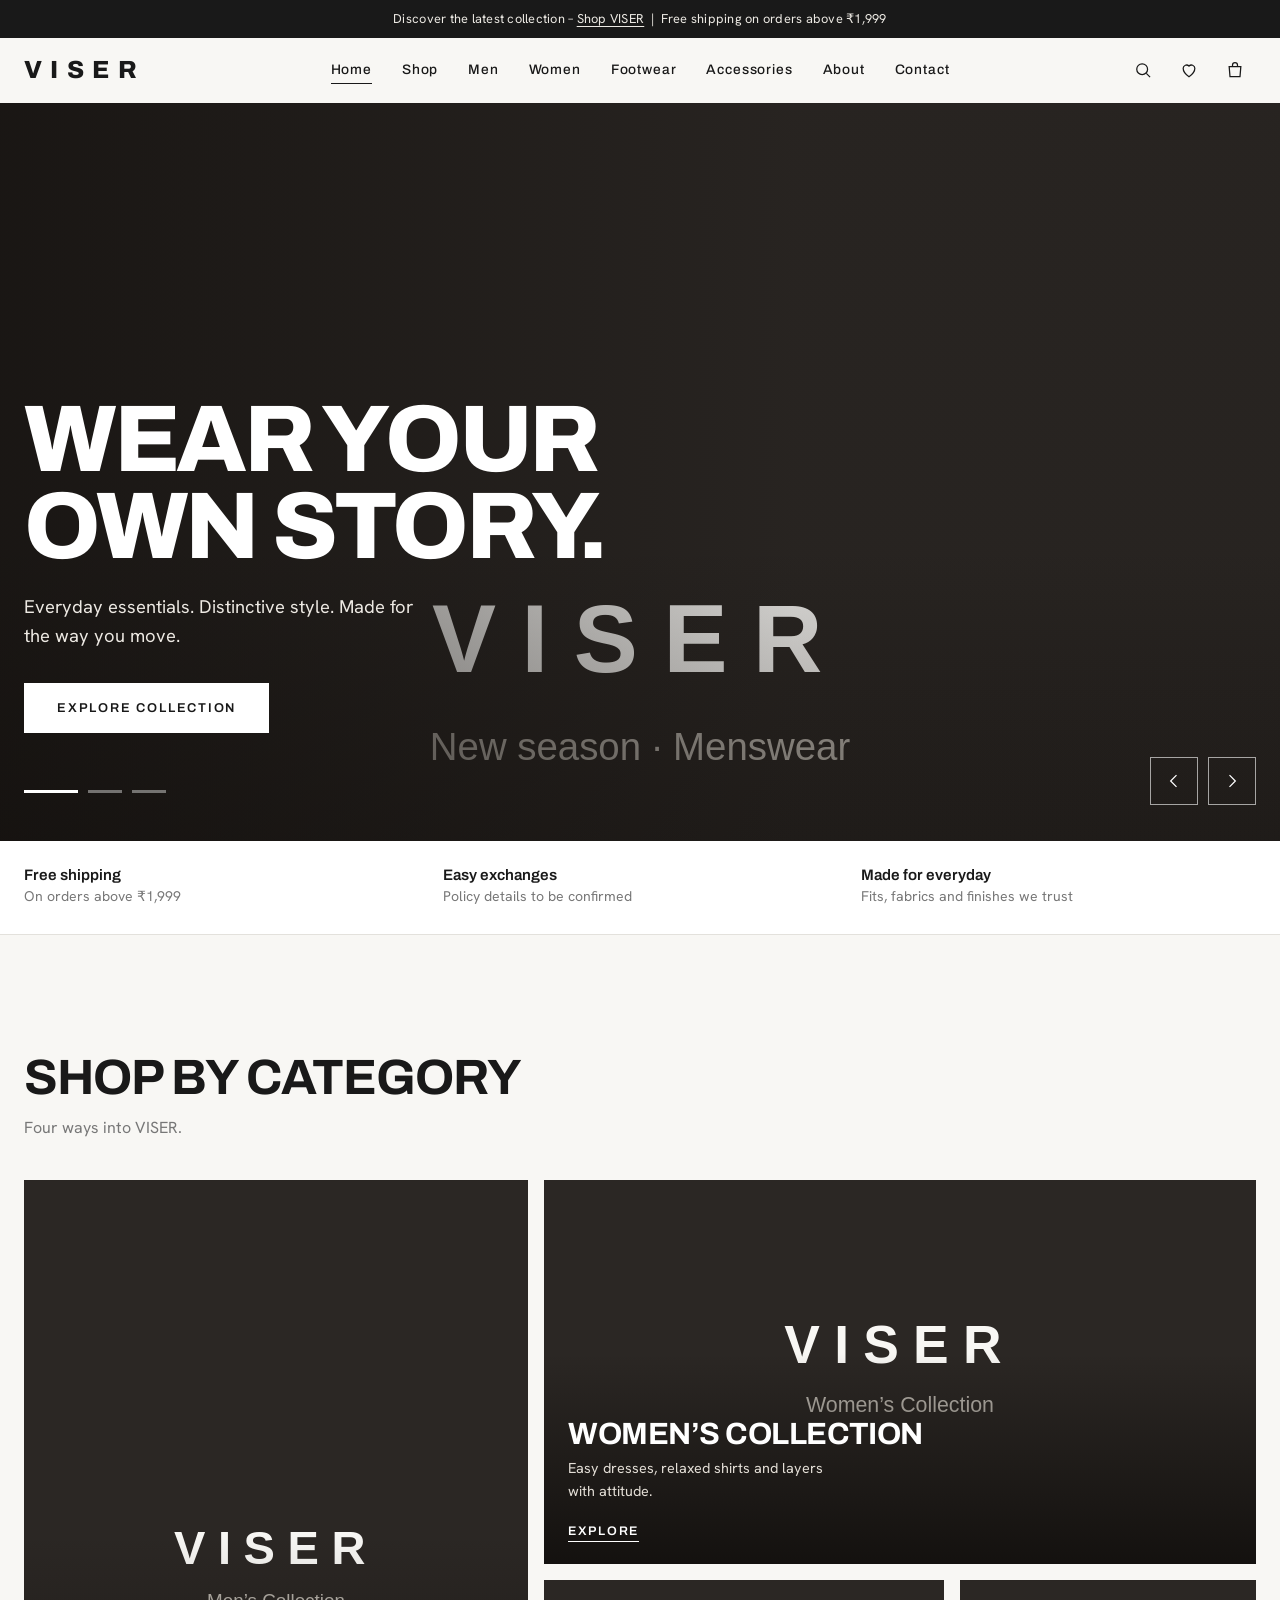
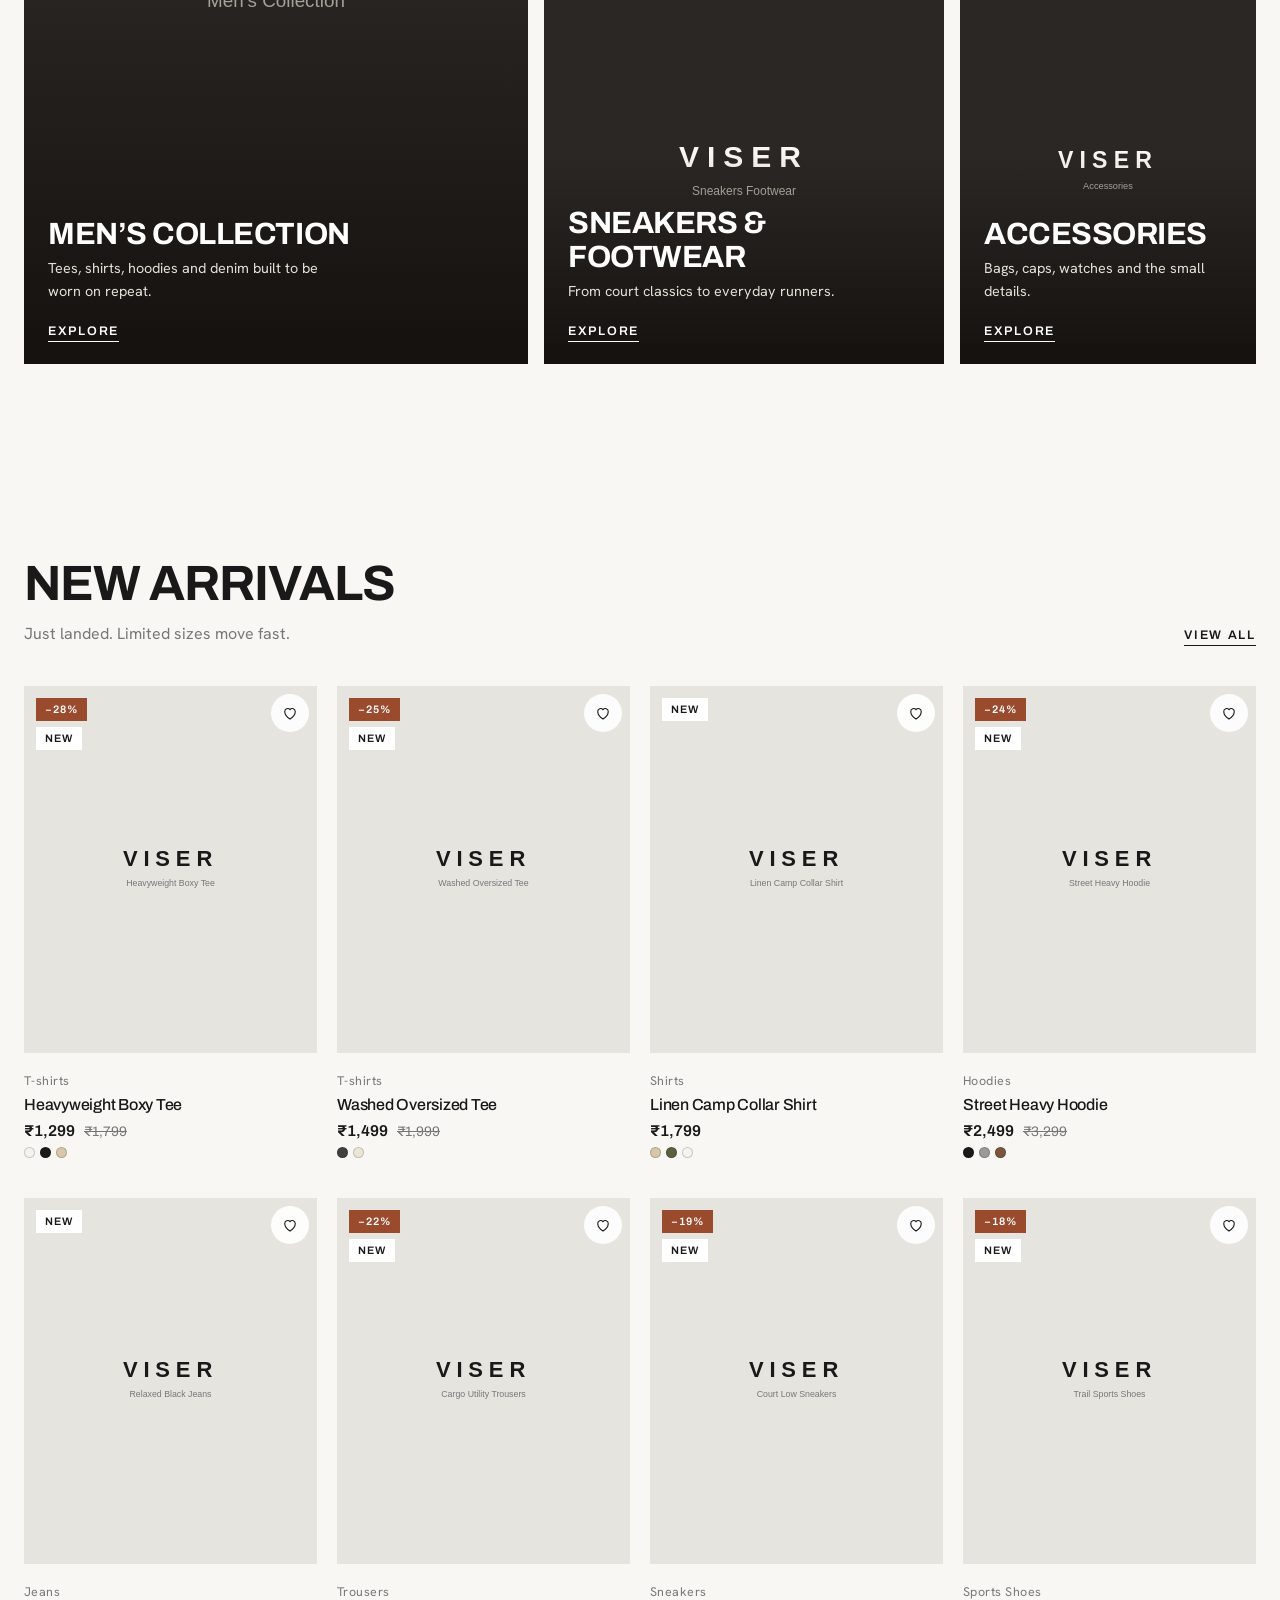
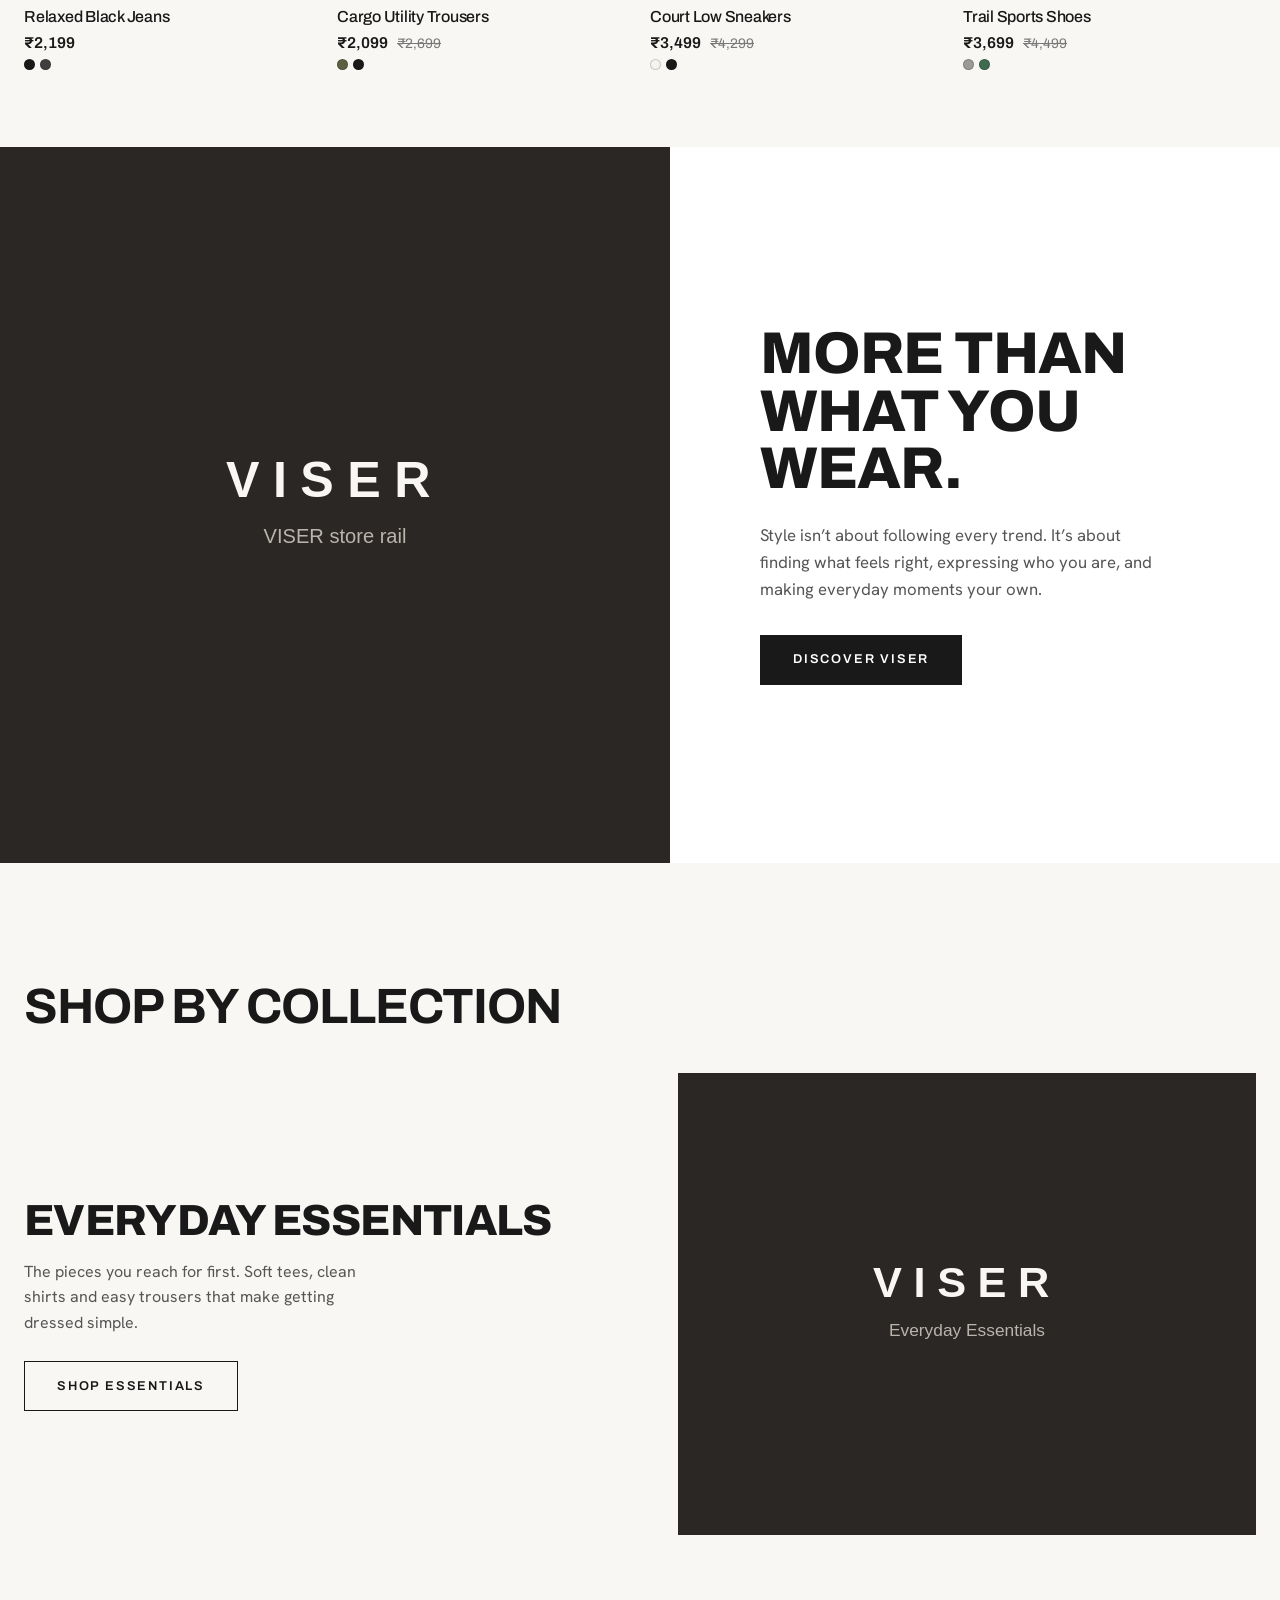
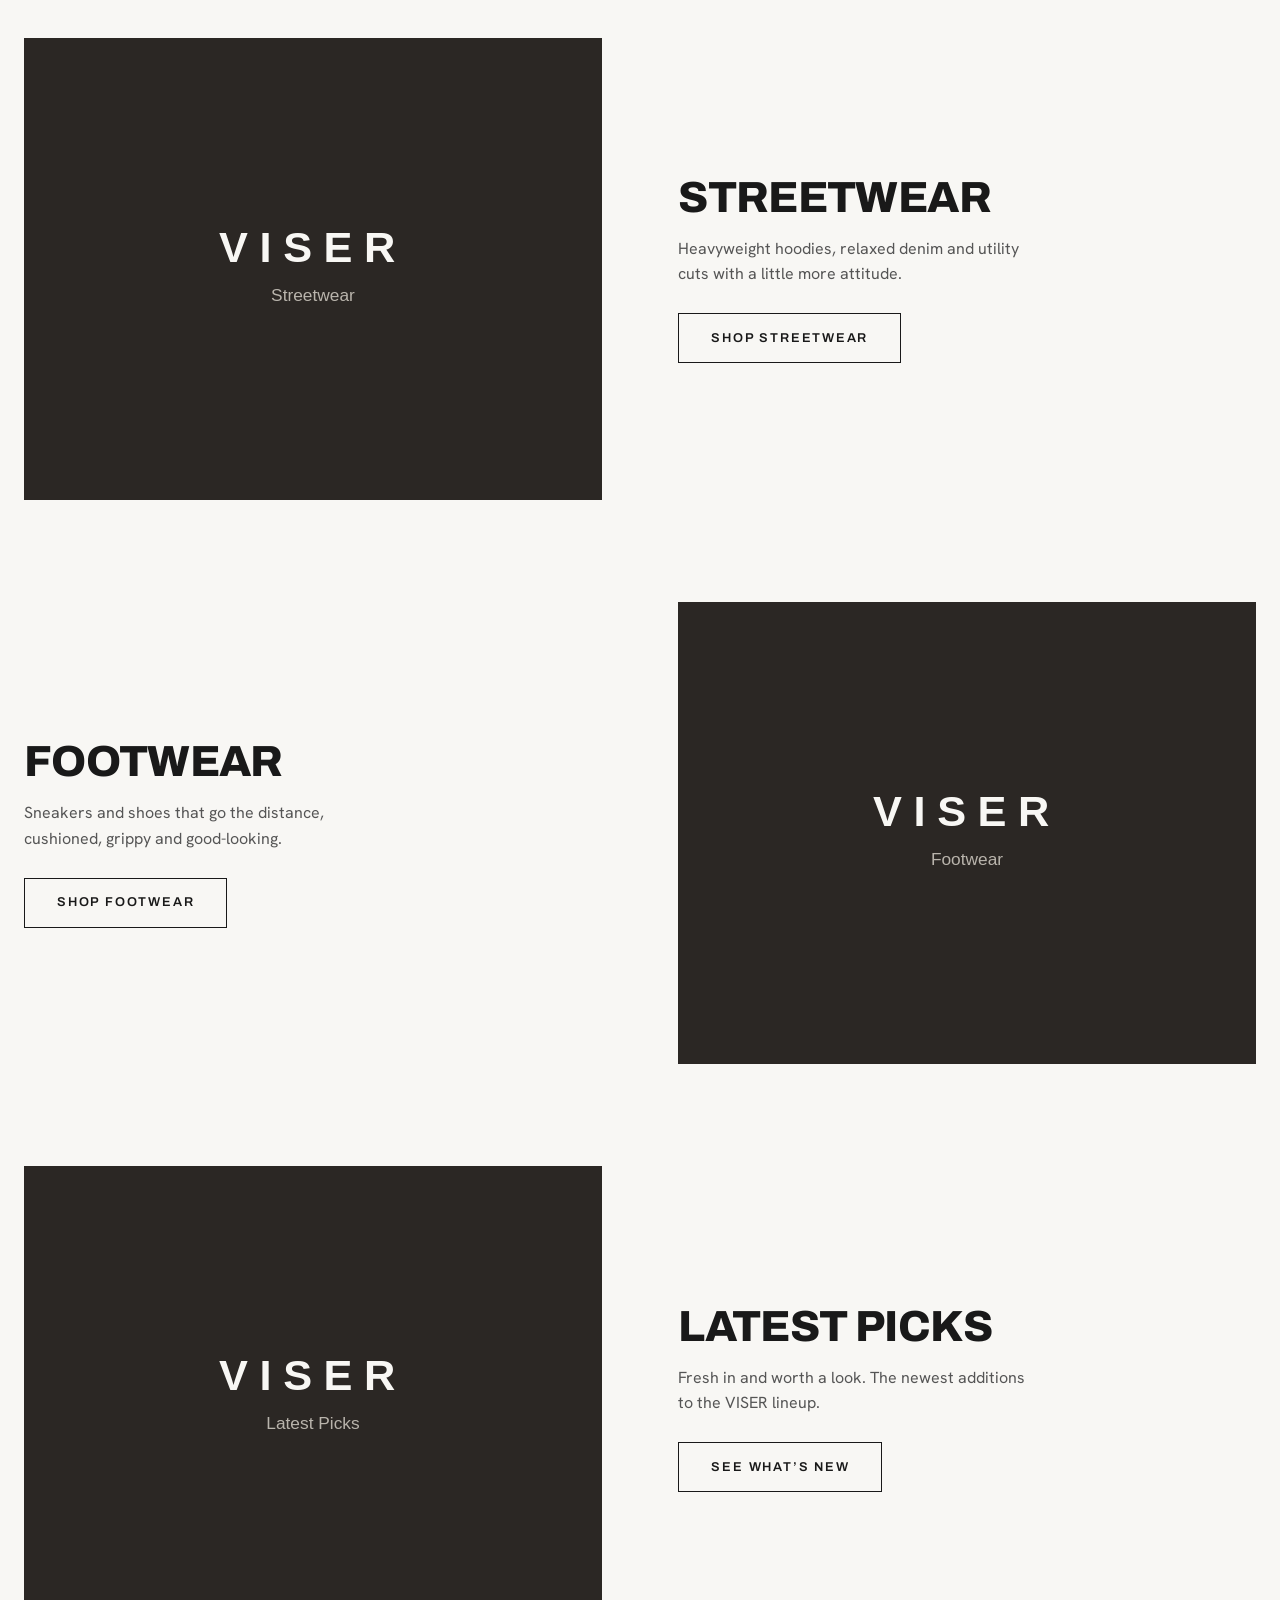
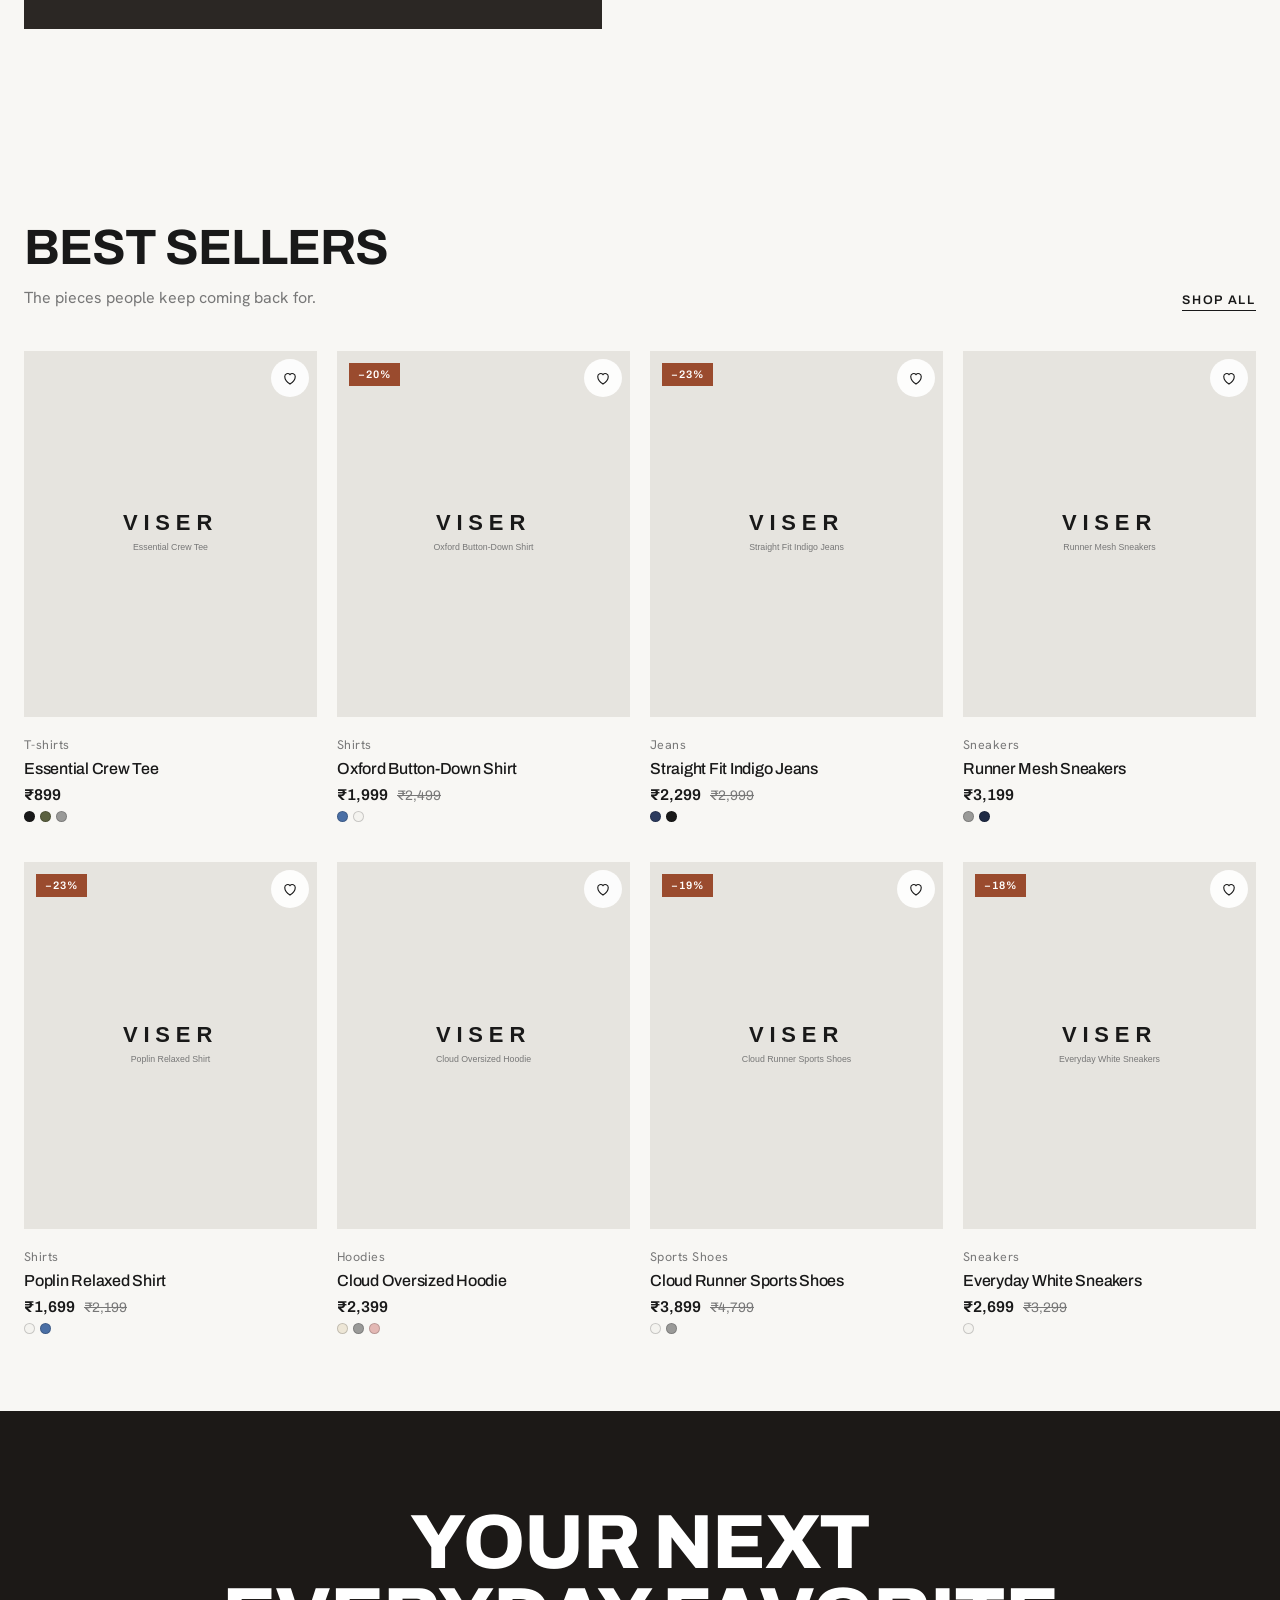
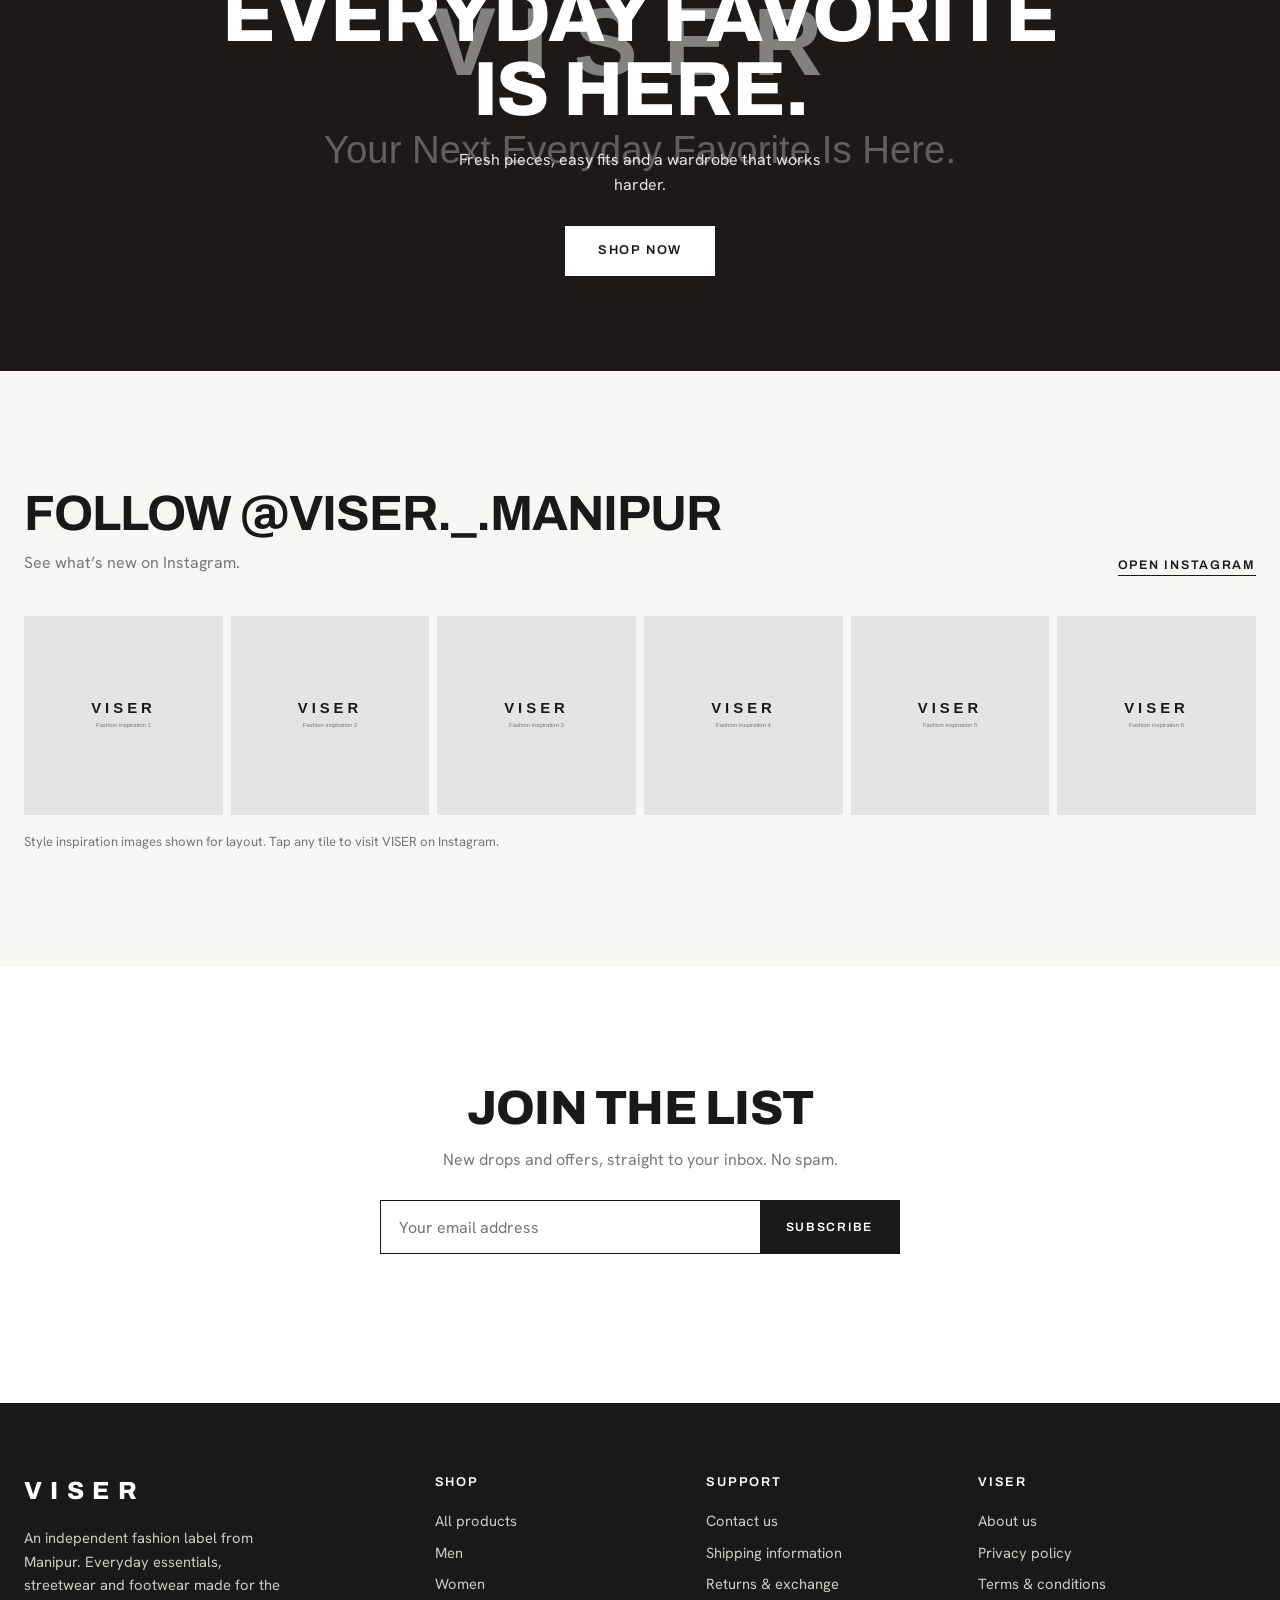
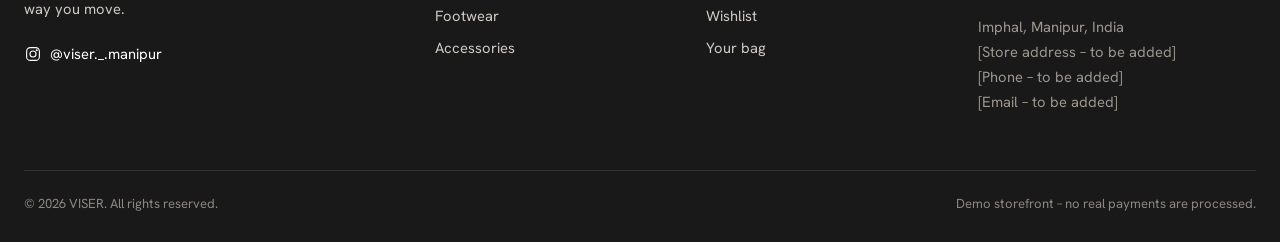
<file: index.html>
<!DOCTYPE html>
<html lang="en">

<head>
    <meta charset="utf-8">
    <meta name="viewport" content="width=device-width, initial-scale=1">
    <title>VISER – Wear your own story</title>
    <meta name="description" content="VISER – everyday essentials, streetwear and footwear from Manipur.">
    <link rel="preconnect" href="https://fonts.googleapis.com">
    <link rel="preconnect" href="https://images.unsplash.com">
    <link rel="stylesheet" href="css/style.css">
    <link rel="stylesheet" href="css/responsive.css">
</head>

<body data-page="home">
    <div id="site-header"></div>
    <main id="main">
        <section class="hero" data-dark aria-label="Featured collections">
            <div class="slide on" style="--pos:50% 25%;--pos-m:50% 20%"><img
                    src="https://images.unsplash.com/photo-1489987707025-afc232f7ea0f?auto=format&fit=crop&w=1600&q=80"
                    alt="New season · Menswear">
                <div class="slide-in">
                    <!-- <span class="label">New season · Menswear</span> -->
                    <h1>Wear your<br>own story.</h1>
                    <p>Everyday essentials. Distinctive style. Made for the way you move.</p><a class="btn light"
                        href="shop.html">Explore collection</a>
                </div>
            </div>
            <div class="slide" style="--pos:50% 25%;--pos-m:55% 20%"><img
                    src="https://images.unsplash.com/photo-1469334031218-e382a71b716b?auto=format&fit=crop&w=1600&q=80"
                    alt="The women’s edit" loading="lazy">
                <div class="slide-in">
                    <!-- <span class="label">The women’s edit</span> -->
                    <h2>Easy.<br>Confident.<br>Yours.</h2>
                    <p>Soft layers, clean lines and pieces that go from morning to midnight.</p><a class="btn light"
                        href="women.html">Shop women</a>
                </div>
            </div>
            <div class="slide" style="--pos:50% 60%;--pos-m:40% 50%"><img
                    src="https://images.unsplash.com/photo-1542291026-7eec264c27ff?auto=format&fit=crop&w=1600&q=80"
                    alt="Footwear" loading="lazy">
                <div class="slide-in">
                    <!-- <span class="label">Footwear</span> -->
                    <h2>Step out<br>in style.</h2>
                    <p>Sneakers and shoes built for long days, short commutes and everything in between.</p><a
                        class="btn light" href="footwear.html">Shop footwear</a>
                </div>
            </div>
            <div class="hero-dots" aria-label="Slides"></div>
            <div class="hero-ctl"><button data-prev aria-label="Previous slide"><svg viewBox="0 0 24 24" width="20"
                        height="20" fill="none" stroke="currentColor" stroke-width="1.5">
                        <path d="M15 5l-7 7 7 7" />
                    </svg></button><button data-next aria-label="Next slide"><svg viewBox="0 0 24 24" width="20"
                        height="20" fill="none" stroke="currentColor" stroke-width="1.5">
                        <path d="M9 5l7 7-7 7" />
                    </svg></button></div>
        </section>
        <div class="strip">
            <div class="wrap strip-in">
                <div><b>Free shipping</b>On orders above ₹1,999</div>
                <div><b>Easy exchanges</b>Policy details to be confirmed</div>
                <div><b>Made for everyday</b>Fits, fabrics and finishes we trust</div>
            </div>
        </div>
        <section class="section">
            <div class="wrap">
                <div class="sec-head">
                    <div>
                        <h2 class="sec-title">Shop by category</h2>
                        <p class="sec-sub">Four ways into VISER.</p>
                    </div>
                </div>
                <div class="cats"><a class="cat" href="men.html" data-dark><img
                            src="https://images.unsplash.com/photo-1488161628813-04466f872be2?auto=format&fit=crop&w=1000&q=80"
                            alt="Men’s Collection" loading="lazy">
                        <div class="cat-t">
                            <h3>Men’s Collection</h3>
                            <p>Tees, shirts, hoodies and denim built to be worn on repeat.</p><span
                                class="arrow-link">Explore</span>
                        </div>
                    </a><a class="cat" href="women.html" data-dark><img
                            src="https://images.unsplash.com/photo-1485968579580-b6d095142e6e?auto=format&fit=crop&w=1000&q=80"
                            alt="Women’s Collection" loading="lazy">
                        <div class="cat-t">
                            <h3>Women’s Collection</h3>
                            <p>Easy dresses, relaxed shirts and layers with attitude.</p><span
                                class="arrow-link">Explore</span>
                        </div>
                    </a><a class="cat" href="footwear.html" data-dark><img
                            src="https://images.unsplash.com/photo-1595950653106-6c9ebd614d3a?auto=format&fit=crop&w=1000&q=80"
                            alt="Sneakers &amp; Footwear" loading="lazy">
                        <div class="cat-t">
                            <h3>Sneakers &amp; Footwear</h3>
                            <p>From court classics to everyday runners.</p><span class="arrow-link">Explore</span>
                        </div>
                    </a><a class="cat" href="accessories.html" data-dark><img
                            src="https://images.unsplash.com/photo-1584917865442-de89df76afd3?auto=format&fit=crop&w=1000&q=80"
                            alt="Accessories" loading="lazy">
                        <div class="cat-t">
                            <h3>Accessories</h3>
                            <p>Bags, caps, watches and the small details.</p><span class="arrow-link">Explore</span>
                        </div>
                    </a></div>
            </div>
        </section>
        <section class="section tight">
            <div class="wrap">
                <div class="sec-head">
                    <div>
                        <h2 class="sec-title">New arrivals</h2>
                        <p class="sec-sub">Just landed. Limited sizes move fast.</p>
                    </div><a class="arrow-link" href="shop.html?sort=newest">View all</a>
                </div>
                <div class="pgrid" data-grid="new" data-n="8"></div>
            </div>
        </section>
        <section class="story">
            <div class="story-img" data-dark><img
                    src="https://images.unsplash.com/photo-1441986300917-64674bd600d8?auto=format&fit=crop&w=1600&q=80"
                    alt="VISER store rail" loading="lazy"></div>
            <div class="story-t reveal">
                <h2>More than<br>what you wear.</h2>
                <p>Style isn’t about following every trend. It’s about finding what feels right, expressing who you are,
                    and making everyday moments your own.</p><a class="btn" href="about.html">Discover VISER</a>
            </div>
        </section>
        <section class="section">
            <div class="wrap">
                <div class="sec-head">
                    <div>
                        <h2 class="sec-title">Shop by collection</h2>
                    </div>
                </div>
                <div class="crow reveal">
                    <div class="crow-img" data-dark><img
                            src="https://images.unsplash.com/photo-1521572163474-6864f9cf17ab?auto=format&fit=crop&w=1200&q=80"
                            alt="Everyday Essentials" loading="lazy"></div>
                    <div>
                        <h3>Everyday Essentials</h3>
                        <p>The pieces you reach for first. Soft tees, clean shirts and easy trousers that make getting
                            dressed simple.</p><a class="btn ghost" href="shop.html?cat=T-shirts">Shop essentials</a>
                    </div>
                </div>
                <div class="crow reveal">
                    <div class="crow-img" data-dark><img
                            src="https://images.unsplash.com/photo-1556821840-3a63f95609a7?auto=format&fit=crop&w=1200&q=80"
                            alt="Streetwear" loading="lazy"></div>
                    <div>
                        <h3>Streetwear</h3>
                        <p>Heavyweight hoodies, relaxed denim and utility cuts with a little more attitude.</p><a
                            class="btn ghost" href="shop.html?cat=Hoodies">Shop streetwear</a>
                    </div>
                </div>
                <div class="crow reveal">
                    <div class="crow-img" data-dark><img
                            src="https://images.unsplash.com/photo-1460353581641-37baddab0fa2?auto=format&fit=crop&w=1200&q=80"
                            alt="Footwear" loading="lazy"></div>
                    <div>
                        <h3>Footwear</h3>
                        <p>Sneakers and shoes that go the distance, cushioned, grippy and good-looking.</p><a
                            class="btn ghost" href="footwear.html">Shop footwear</a>
                    </div>
                </div>
                <div class="crow reveal">
                    <div class="crow-img" data-dark><img
                            src="https://images.unsplash.com/photo-1515886657613-9f3515b0c78f?auto=format&fit=crop&w=1200&q=80"
                            alt="Latest Picks" loading="lazy"></div>
                    <div>
                        <h3>Latest Picks</h3>
                        <p>Fresh in and worth a look. The newest additions to the VISER lineup.</p><a class="btn ghost"
                            href="shop.html?sort=newest">See what’s new</a>
                    </div>
                </div>
            </div>
        </section>
        <section class="section tight">
            <div class="wrap">
                <div class="sec-head">
                    <div>
                        <h2 class="sec-title">Best sellers</h2>
                        <p class="sec-sub">The pieces people keep coming back for.</p>
                    </div><a class="arrow-link" href="shop.html">Shop all</a>
                </div>
                <div class="pgrid" data-grid="best" data-n="8"></div>
            </div>
        </section>
        <section class="promo" data-dark><img
                src="https://images.unsplash.com/photo-1523381210434-271e8be1f52b?auto=format&fit=crop&w=1600&q=80"
                alt="Your Next Everyday Favorite Is Here." loading="lazy">
            <div class="promo-in reveal">
                <h2>Your next everyday favorite is here.</h2>
                <p>Fresh pieces, easy fits and a wardrobe that works harder.</p><a class="btn light"
                    href="shop.html">Shop now</a>
            </div>
        </section>
        <section class="section">
            <div class="wrap">
                <div class="sec-head">
                    <div>
                        <h2 class="sec-title">Follow @viser._.manipur</h2>
                        <p class="sec-sub">See what’s new on Instagram.</p>
                    </div><a class="arrow-link" href="https://www.instagram.com/viser._.manipur/" target="_blank"
                        rel="noopener">Open Instagram</a>
                </div>
                <div class="ig-grid"><a href="https://www.instagram.com/viser._.manipur/" target="_blank" rel="noopener"
                        aria-label="View VISER on Instagram"><img
                            src="https://images.unsplash.com/photo-1529139574466-a303027c1d8b?auto=format&fit=crop&w=600&q=80"
                            alt="Fashion inspiration 1" loading="lazy"></a><a
                        href="https://www.instagram.com/viser._.manipur/" target="_blank" rel="noopener"
                        aria-label="View VISER on Instagram"><img
                            src="https://images.unsplash.com/photo-1515886657613-9f3515b0c78f?auto=format&fit=crop&w=600&q=80"
                            alt="Fashion inspiration 2" loading="lazy"></a><a
                        href="https://www.instagram.com/viser._.manipur/" target="_blank" rel="noopener"
                        aria-label="View VISER on Instagram"><img
                            src="https://images.unsplash.com/photo-1496747611176-843222e1e57c?auto=format&fit=crop&w=600&q=80"
                            alt="Fashion inspiration 3" loading="lazy"></a><a
                        href="https://www.instagram.com/viser._.manipur/" target="_blank" rel="noopener"
                        aria-label="View VISER on Instagram"><img
                            src="https://images.unsplash.com/photo-1483985988355-763728e1935b?auto=format&fit=crop&w=600&q=80"
                            alt="Fashion inspiration 4" loading="lazy"></a><a
                        href="https://www.instagram.com/viser._.manipur/" target="_blank" rel="noopener"
                        aria-label="View VISER on Instagram"><img
                            src="https://images.unsplash.com/photo-1509631179647-0177331693ae?auto=format&fit=crop&w=600&q=80"
                            alt="Fashion inspiration 5" loading="lazy"></a><a
                        href="https://www.instagram.com/viser._.manipur/" target="_blank" rel="noopener"
                        aria-label="View VISER on Instagram"><img
                            src="https://images.unsplash.com/photo-1523381210434-271e8be1f52b?auto=format&fit=crop&w=600&q=80"
                            alt="Fashion inspiration 6" loading="lazy"></a></div>
                <p class="ig-note">Style inspiration images shown for layout. Tap any tile to visit VISER on Instagram.
                </p>
            </div>
        </section>
        <section class="section news">
            <div class="wrap">
                <h2>Join the list</h2>
                <p class="sub">New drops and offers, straight to your inbox. No spam.</p>
                <div>
                    <form class="nl-form" novalidate><input type="email" placeholder="Your email address"
                            aria-label="Email address"><button type="submit">Subscribe</button></form>
                    <p class="nl-msg" role="status"></p>
                </div>
            </div>
        </section>
    </main>
    <div id="site-footer"></div>
    <script src="js/products.js"></script>
    <script src="js/cart.js"></script>
    <script src="js/wishlist.js"></script>
    <script src="js/main.js"></script>
</body>

</html>
</file>
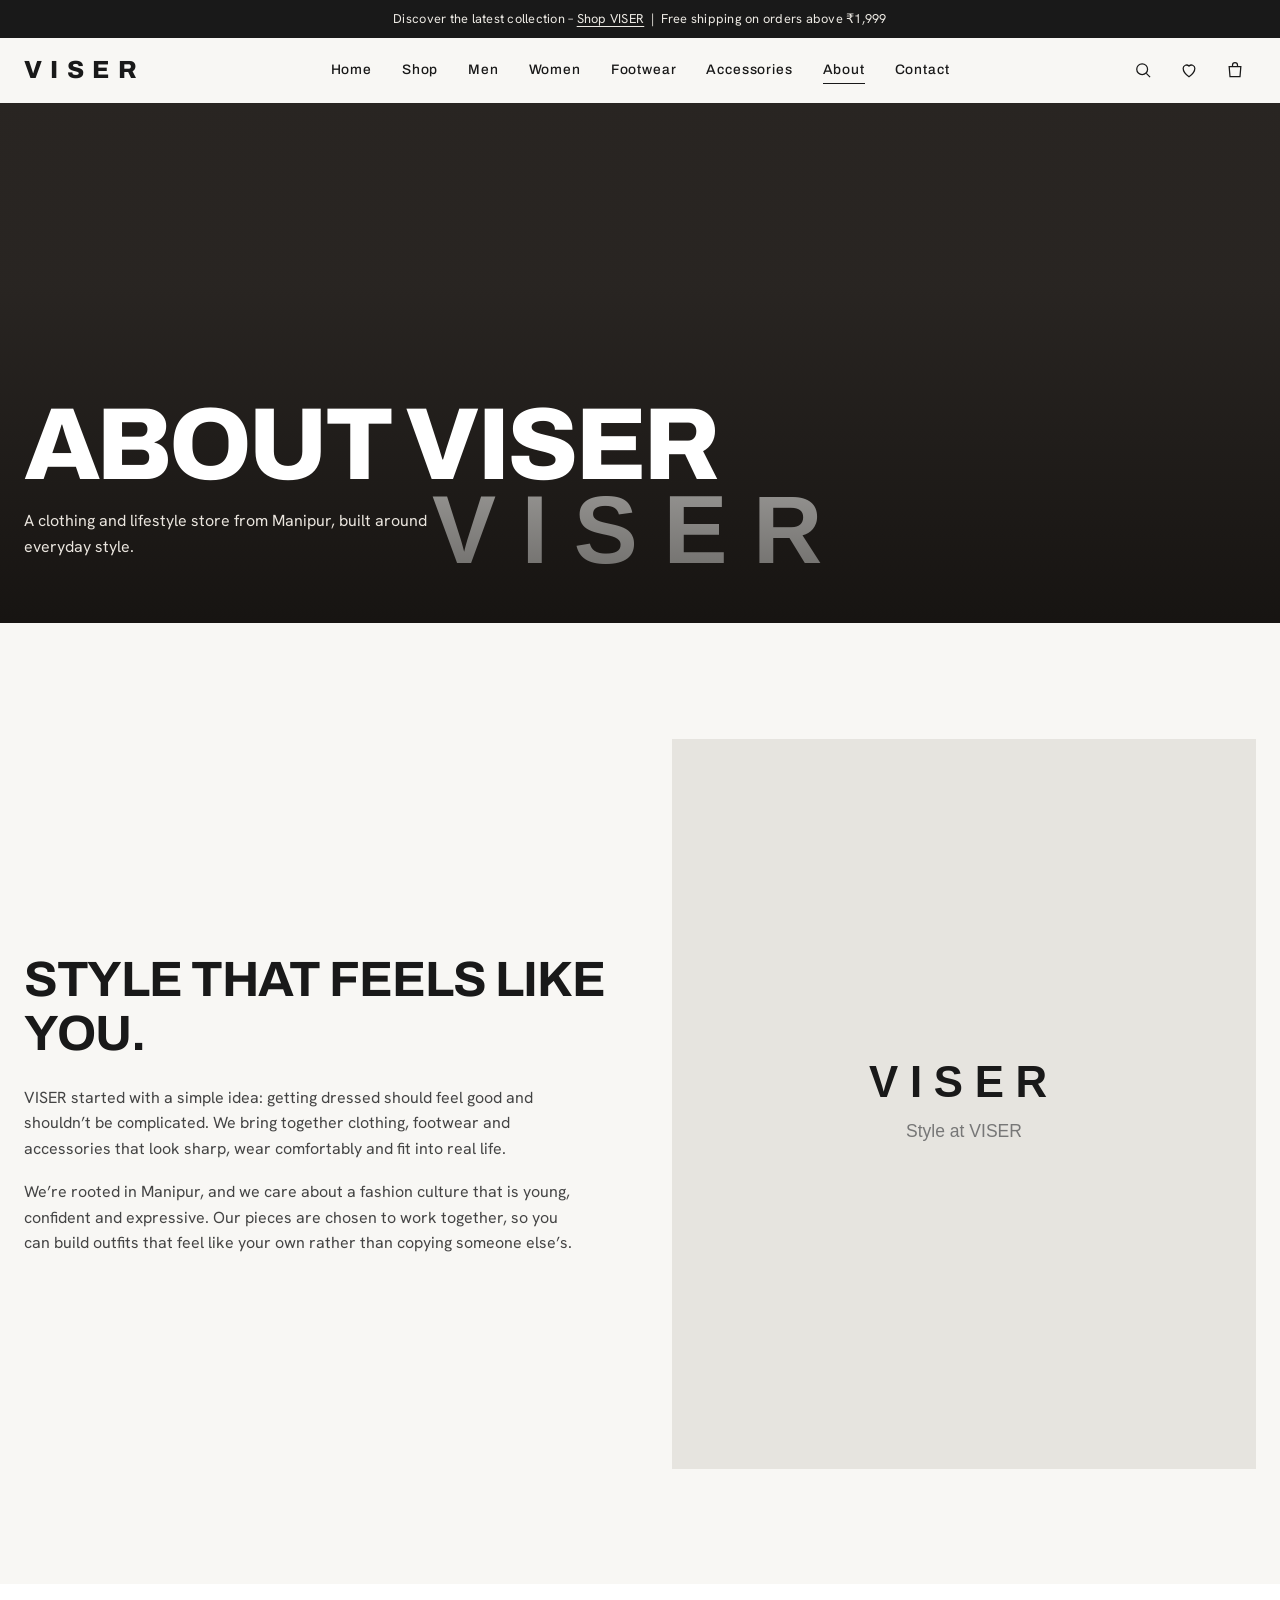
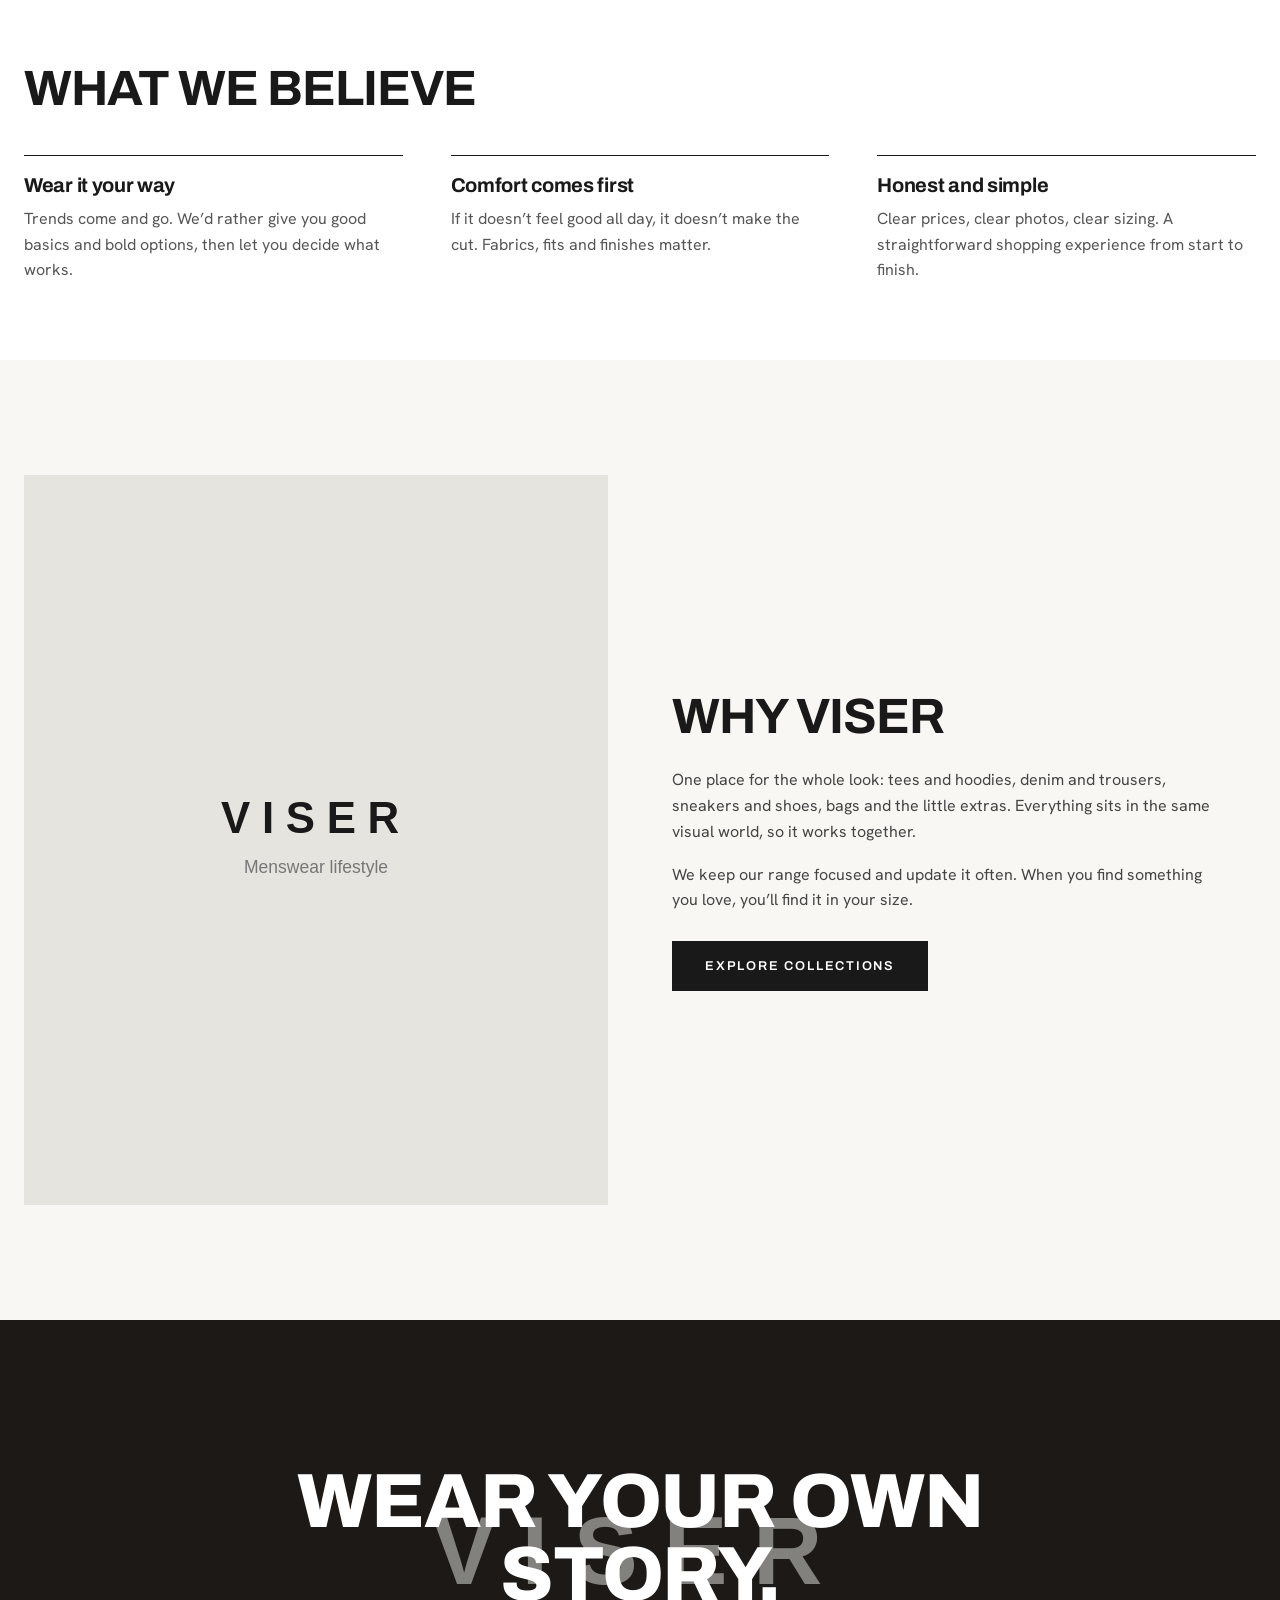
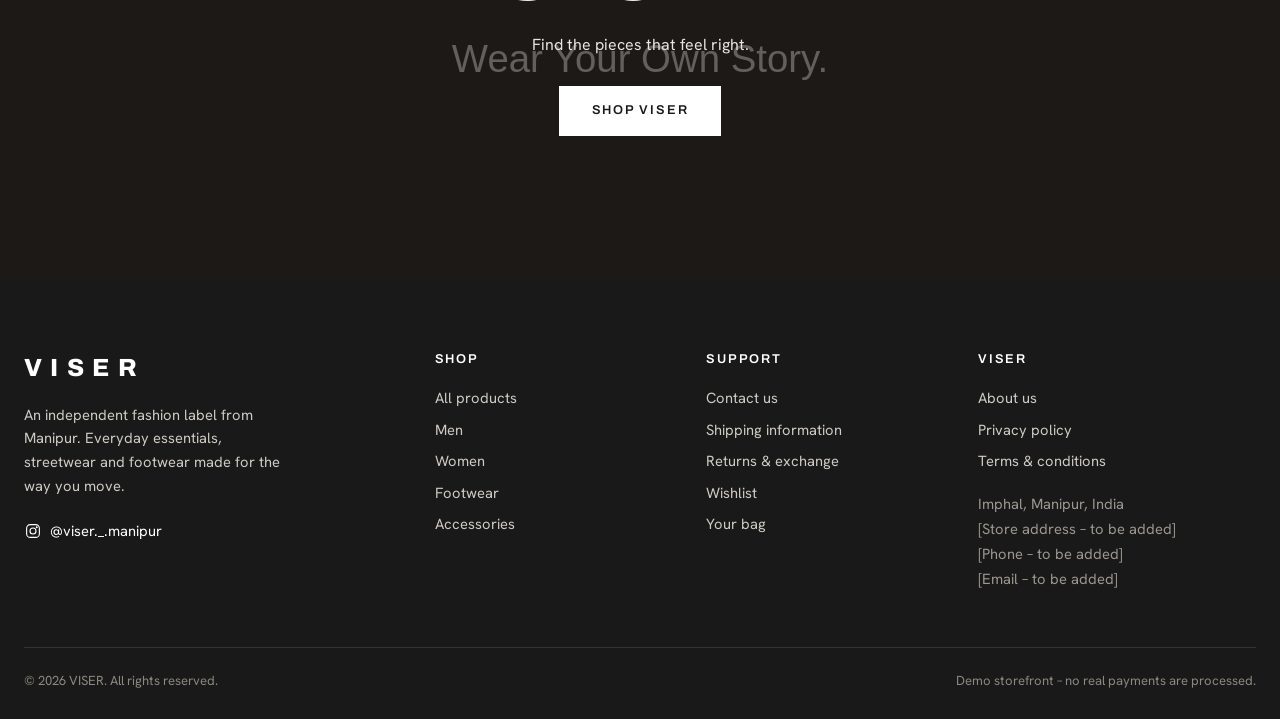
<file: about.html>
<!DOCTYPE html>
<html lang="en">
<head>
<meta charset="utf-8">
<meta name="viewport" content="width=device-width, initial-scale=1">
<title>About – VISER</title>
<meta name="description" content="VISER – everyday essentials, streetwear and footwear from Manipur.">
<link rel="preconnect" href="https://fonts.googleapis.com"><link rel="preconnect" href="https://images.unsplash.com">
<link rel="stylesheet" href="css/style.css">
<link rel="stylesheet" href="css/responsive.css">
</head>
<body data-page="about">
<div id="site-header"></div>
<main id="main">
<section class="phero" data-dark style="--pos:50% 30%"><img src="https://images.unsplash.com/photo-1441986300917-64674bd600d8?auto=format&fit=crop&w=1600&q=80" alt="VISER store"><div class="phero-in"><h1>About VISER</h1><p>A clothing and lifestyle store from Manipur, built around everyday style.</p></div></section>
<section class="section"><div class="wrap two-col"><div class="reveal"><h2 class="sec-title" style="margin-bottom:24px">Style that feels like you.</h2><div class="prose"><p>VISER started with a simple idea: getting dressed should feel good and shouldn’t be complicated. We bring together clothing, footwear and accessories that look sharp, wear comfortably and fit into real life.</p><p>We’re rooted in Manipur, and we care about a fashion culture that is young, confident and expressive. Our pieces are chosen to work together, so you can build outfits that feel like your own rather than copying someone else’s.</p></div></div><img src="https://images.unsplash.com/photo-1515886657613-9f3515b0c78f?auto=format&fit=crop&w=1000&q=80" alt="Style at VISER" loading="lazy"></div></section>
<section class="section tight" style="background:#fff"><div class="wrap"><h2 class="sec-title" style="margin-bottom:40px">What we believe</h2><div class="values"><div class="reveal"><h3>Wear it your way</h3><p>Trends come and go. We’d rather give you good basics and bold options, then let you decide what works.</p></div><div class="reveal"><h3>Comfort comes first</h3><p>If it doesn’t feel good all day, it doesn’t make the cut. Fabrics, fits and finishes matter.</p></div><div class="reveal"><h3>Honest and simple</h3><p>Clear prices, clear photos, clear sizing. A straightforward shopping experience from start to finish.</p></div></div></div></section>
<section class="section"><div class="wrap two-col"><img src="https://images.unsplash.com/photo-1489987707025-afc232f7ea0f?auto=format&fit=crop&w=1000&q=80" alt="Menswear lifestyle" loading="lazy"><div class="reveal"><h2 class="sec-title" style="margin-bottom:24px">Why VISER</h2><div class="prose"><p>One place for the whole look: tees and hoodies, denim and trousers, sneakers and shoes, bags and the little extras. Everything sits in the same visual world, so it works together.</p><p>We keep our range focused and update it often. When you find something you love, you’ll find it in your size.</p></div><p style="margin-top:28px"><a class="btn" href="shop.html">Explore collections</a></p></div></div></section>
<section class="promo" data-dark><img src="https://images.unsplash.com/photo-1523381210434-271e8be1f52b?auto=format&fit=crop&w=1600&q=80" alt="Wear Your Own Story." loading="lazy"><div class="promo-in reveal"><h2>Wear your own story.</h2><p>Find the pieces that feel right.</p><a class="btn light" href="shop.html">Shop VISER</a></div></section>
</main>
<div id="site-footer"></div>
<script src="js/products.js"></script>
<script src="js/cart.js"></script>
<script src="js/wishlist.js"></script>
<script src="js/main.js"></script>
</body>
</html>
</file>
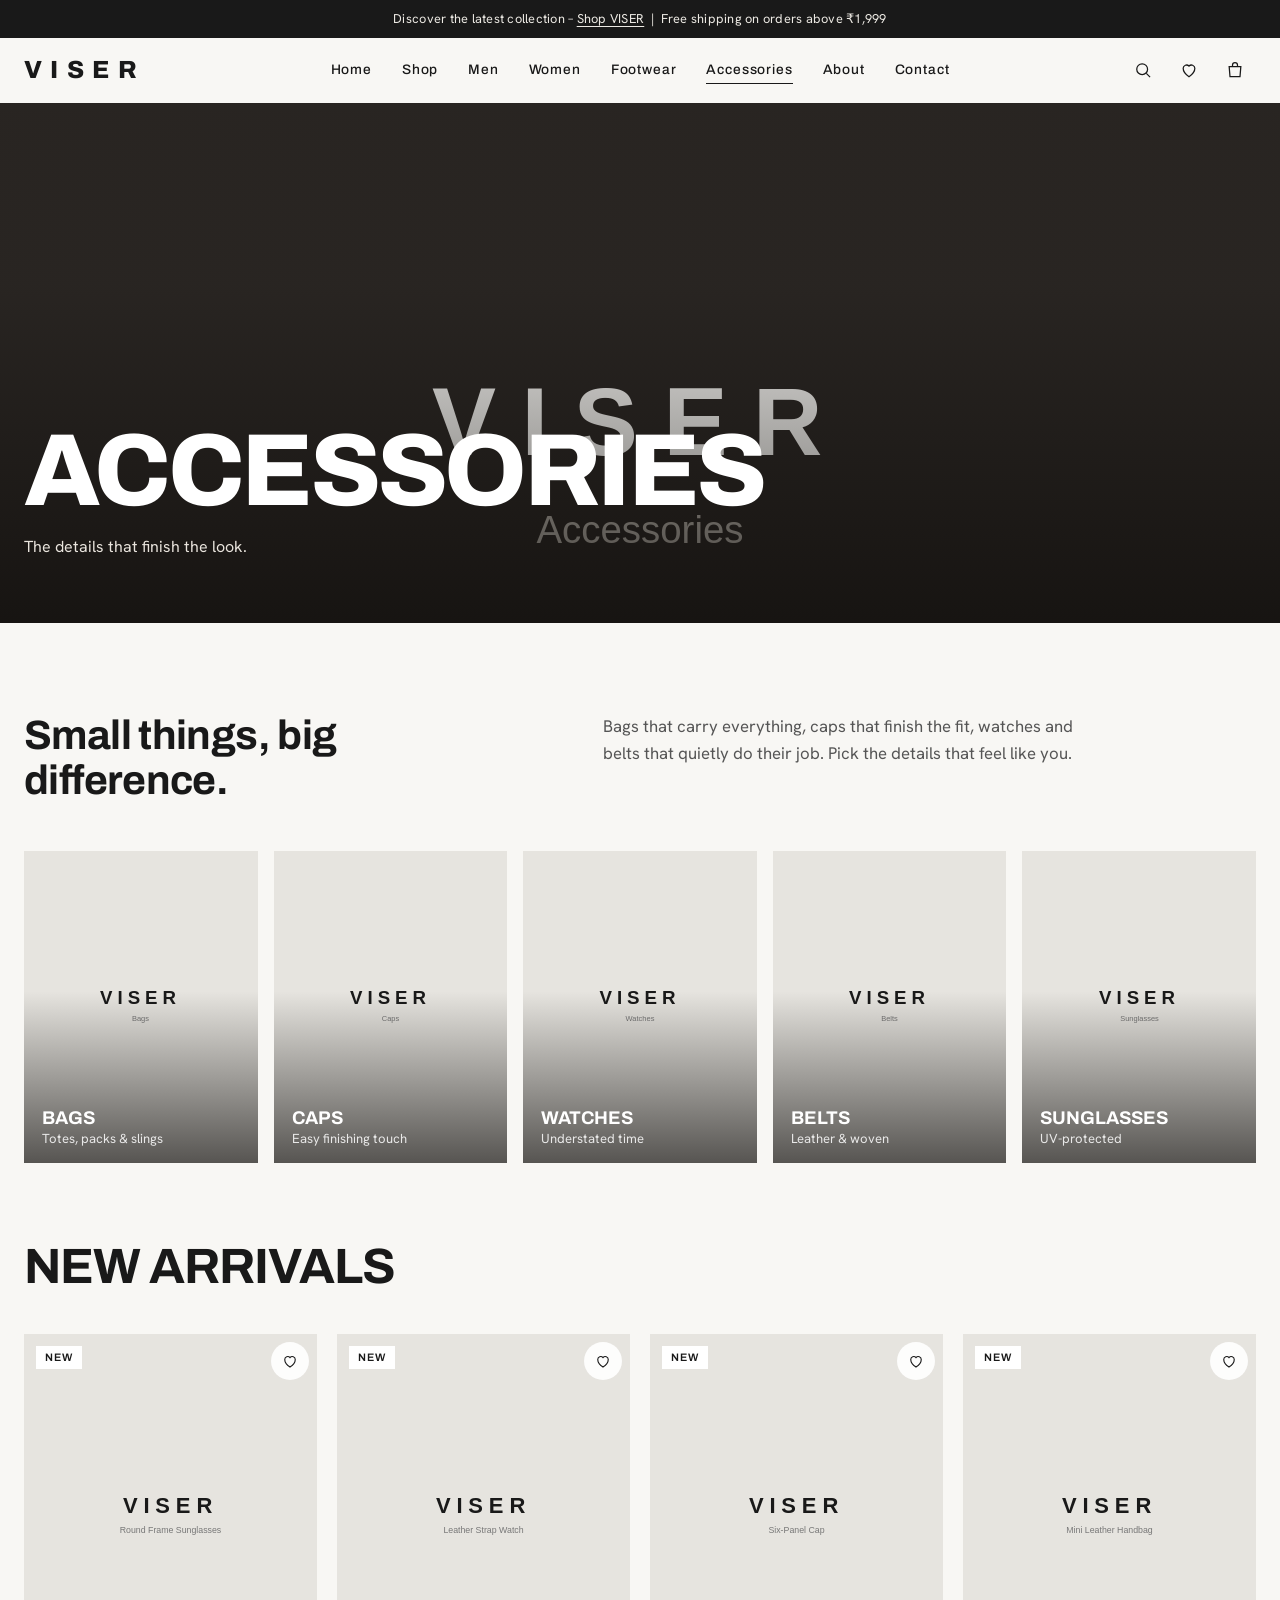
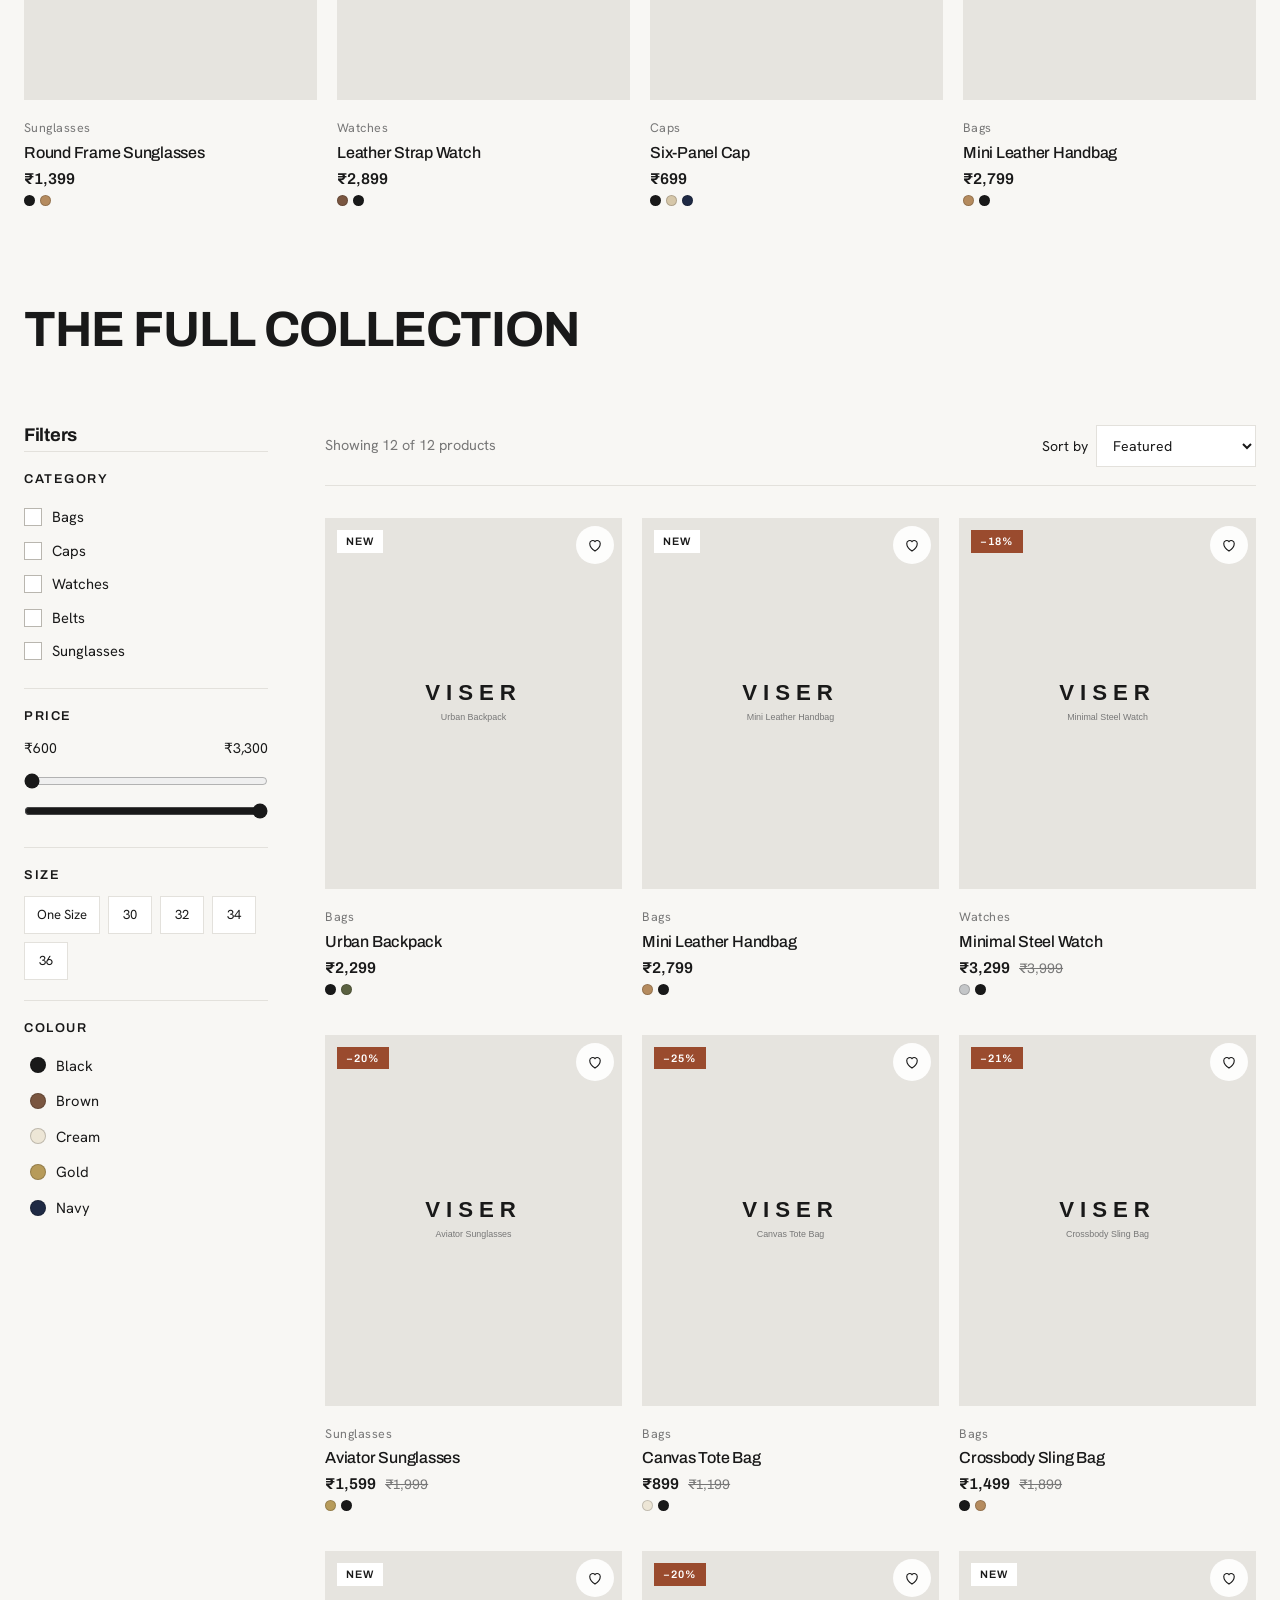
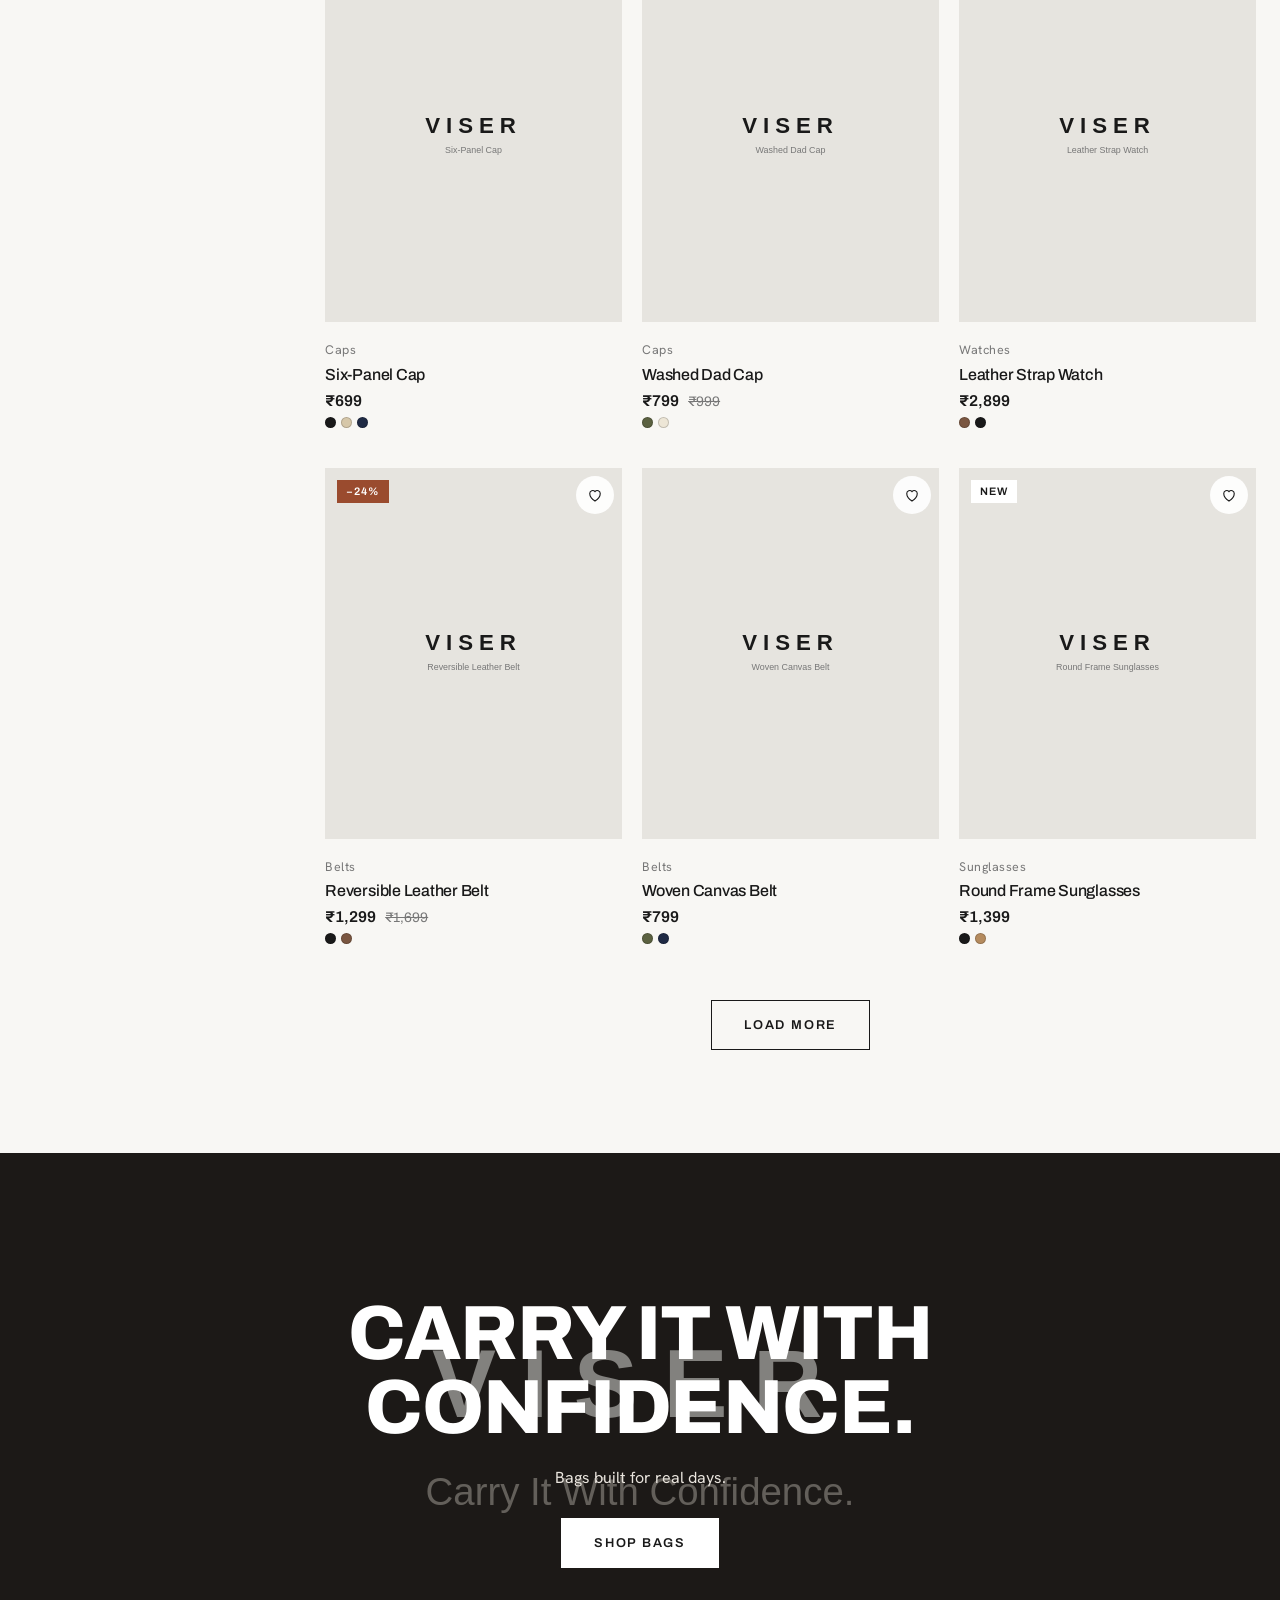
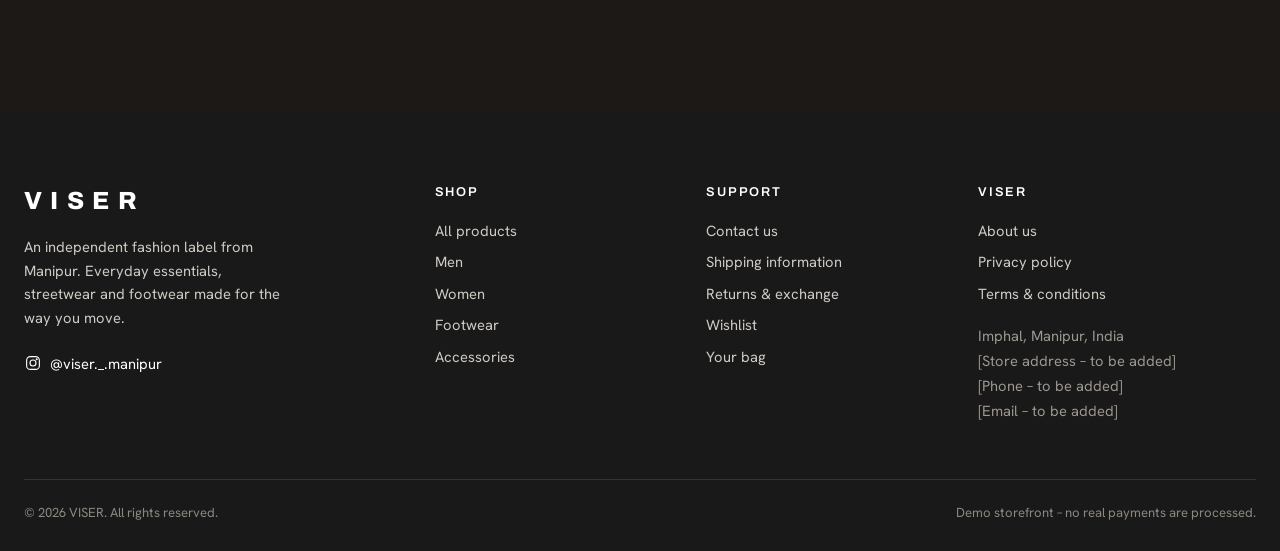
<file: accessories.html>
<!DOCTYPE html>
<html lang="en">
<head>
<meta charset="utf-8">
<meta name="viewport" content="width=device-width, initial-scale=1">
<title>Accessories – VISER</title>
<meta name="description" content="VISER – everyday essentials, streetwear and footwear from Manipur.">
<link rel="preconnect" href="https://fonts.googleapis.com"><link rel="preconnect" href="https://images.unsplash.com">
<link rel="stylesheet" href="css/style.css">
<link rel="stylesheet" href="css/shop.css">
<link rel="stylesheet" href="css/responsive.css">
</head>
<body data-page="accessories" data-scope="accessories">
<div id="site-header"></div>
<main id="main">
<section class="phero" data-dark style="--pos:50% 40%"><img src="https://images.unsplash.com/photo-1584917865442-de89df76afd3?auto=format&fit=crop&w=1600&q=80" alt="Accessories"><div class="phero-in"><h1>Accessories</h1><p>The details that finish the look.</p></div></section>
<div class="wrap"><div class="intro"><h2>Small things, big difference.</h2><p>Bags that carry everything, caps that finish the fit, watches and belts that quietly do their job. Pick the details that feel like you.</p></div>
<div class="ctiles" style="--n:5"><a class="ctile" href="#grid-top" data-set-cat="Bags"><img src="https://images.unsplash.com/photo-1553062407-98eeb64c6a62?auto=format&fit=crop&w=800&q=80" alt="Bags" loading="lazy"><span>Bags<small>Totes, packs & slings</small></span></a><a class="ctile" href="#grid-top" data-set-cat="Caps"><img src="https://images.unsplash.com/photo-1588850561407-ed78c282e89b?auto=format&fit=crop&w=800&q=80" alt="Caps" loading="lazy"><span>Caps<small>Easy finishing touch</small></span></a><a class="ctile" href="#grid-top" data-set-cat="Watches"><img src="https://images.unsplash.com/photo-1523275335684-37898b6baf30?auto=format&fit=crop&w=800&q=80" alt="Watches" loading="lazy"><span>Watches<small>Understated time</small></span></a><a class="ctile" href="#grid-top" data-set-cat="Belts"><img src="https://images.unsplash.com/photo-1624222247344-550fb60583dc?auto=format&fit=crop&w=800&q=80" alt="Belts" loading="lazy"><span>Belts<small>Leather & woven</small></span></a><a class="ctile" href="#grid-top" data-set-cat="Sunglasses"><img src="https://images.unsplash.com/photo-1511499767150-a48a237f0083?auto=format&fit=crop&w=800&q=80" alt="Sunglasses" loading="lazy"><span>Sunglasses<small>UV-protected</small></span></a></div></div>
<section class="section tight arrivals-sec"><div class="wrap"><div class="sec-head"><h2 class="sec-title">New arrivals</h2></div><div class="pgrid" id="arrivals"></div></div></section>
<div class="wrap"><div class="sec-head" style="margin-top:20px"><h2 class="sec-title">The full collection</h2></div></div>
<div class="wrap shop-wrap" id="shop-root"><span id="grid-top"></span>
<div class="shop-layout"><aside class="filters" id="filters" aria-label="Filters"></aside>
<div class="shop-main"><div class="toolbar"><p id="count" aria-live="polite"></p><div class="tb-r"><button id="filterBtn" type="button">Filters</button><label class="sort-sel">Sort by <select id="sort"><option value="featured">Featured</option><option value="newest">Newest</option><option value="low">Price: Low to High</option><option value="high">Price: High to Low</option></select></label></div></div>
<div class="chips" id="chips" hidden></div><div class="pgrid" id="grid"></div>
<div class="more"><button class="btn ghost" id="loadMore" type="button">Load more</button></div></div></div></div>
<section class="promo" data-dark><img src="https://images.unsplash.com/photo-1590874103328-eac38a683ce7?auto=format&fit=crop&w=1600&q=80" alt="Carry It With Confidence." loading="lazy"><div class="promo-in reveal"><h2>Carry it with confidence.</h2><p>Bags built for real days.</p><a class="btn light" href="accessories.html">Shop bags</a></div></section>
</main>
<div id="site-footer"></div>
<script src="js/products.js"></script>
<script src="js/cart.js"></script>
<script src="js/wishlist.js"></script>
<script src="js/main.js"></script>
<script src="js/shop.js"></script>
</body>
</html>
</file>
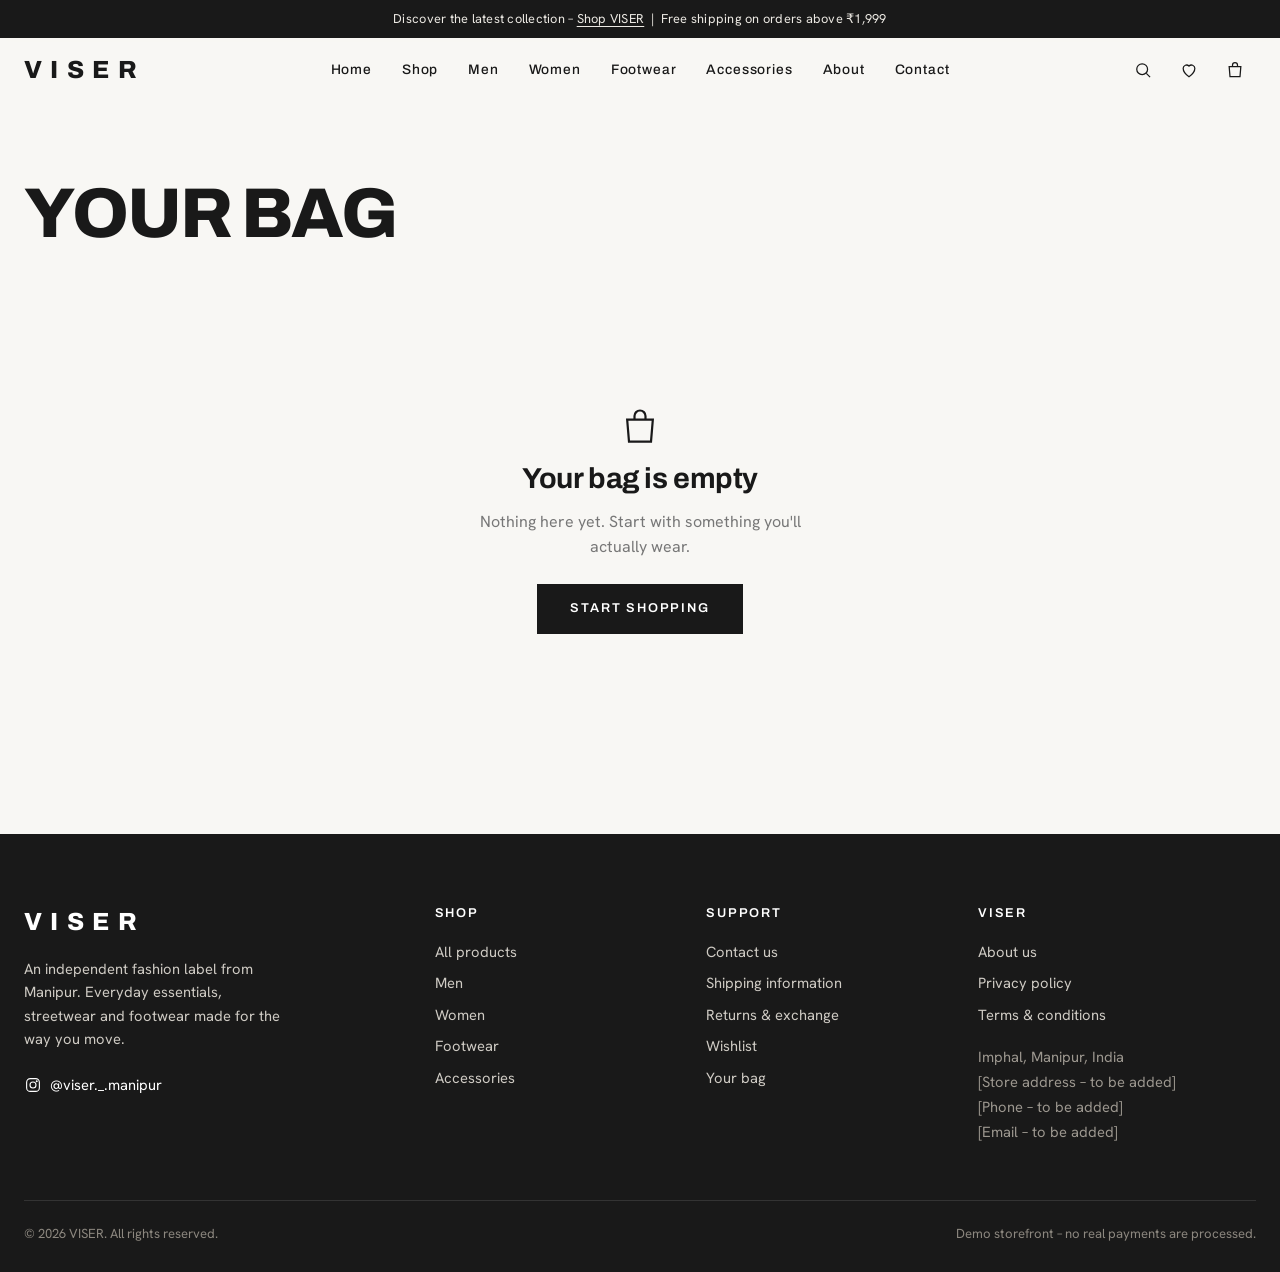
<file: cart.html>
<!DOCTYPE html>
<html lang="en">
<head>
<meta charset="utf-8">
<meta name="viewport" content="width=device-width, initial-scale=1">
<title>Your bag – VISER</title>
<meta name="description" content="VISER – everyday essentials, streetwear and footwear from Manipur.">
<link rel="preconnect" href="https://fonts.googleapis.com"><link rel="preconnect" href="https://images.unsplash.com">
<link rel="stylesheet" href="css/style.css">
<link rel="stylesheet" href="css/product.css">
<link rel="stylesheet" href="css/responsive.css">
</head>
<body data-page="cart">
<div id="site-header"></div>
<main id="main">
<div class="wrap"><div class="page-title"><h1>Your bag</h1></div><div style="padding:24px 0 80px" id="cart-root"></div></div>
</main>
<div id="site-footer"></div>
<script src="js/products.js"></script>
<script src="js/cart.js"></script>
<script src="js/wishlist.js"></script>
<script src="js/main.js"></script>
</body>
</html>
</file>
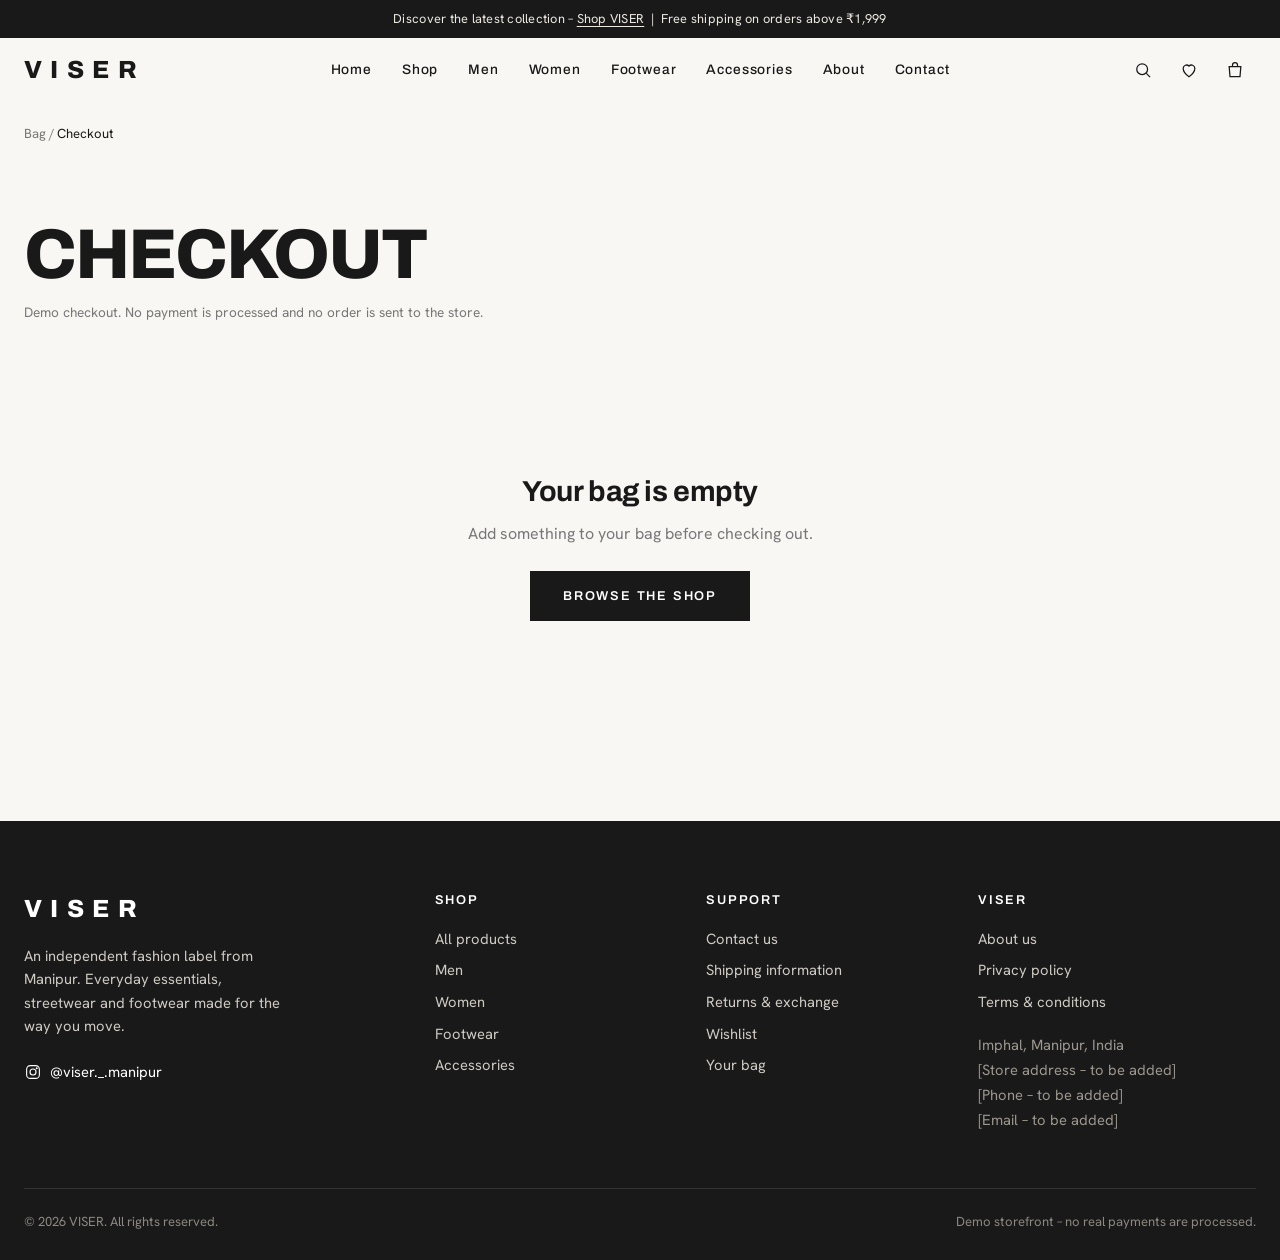
<file: checkout.html>
<!DOCTYPE html>
<html lang="en">
<head>
<meta charset="utf-8">
<meta name="viewport" content="width=device-width, initial-scale=1">
<title>Checkout – VISER</title>
<meta name="description" content="VISER – everyday essentials, streetwear and footwear from Manipur.">
<link rel="preconnect" href="https://fonts.googleapis.com"><link rel="preconnect" href="https://images.unsplash.com">
<link rel="stylesheet" href="css/style.css">
<link rel="stylesheet" href="css/product.css">
<link rel="stylesheet" href="css/responsive.css">
</head>
<body data-page="cart">
<div id="site-header"></div>
<main id="main">
<div class="wrap"><nav class="crumbs"><a href="cart.html">Bag</a> / <span>Checkout</span></nav><div class="page-title"><h1>Checkout</h1><p class="note" style="margin-top:8px">Demo checkout. No payment is processed and no order is sent to the store.</p></div><div style="padding:24px 0 80px" id="checkout-root"></div></div>
</main>
<div id="site-footer"></div>
<script src="js/products.js"></script>
<script src="js/cart.js"></script>
<script src="js/wishlist.js"></script>
<script src="js/main.js"></script>
<script src="js/checkout.js"></script>
</body>
</html>
</file>
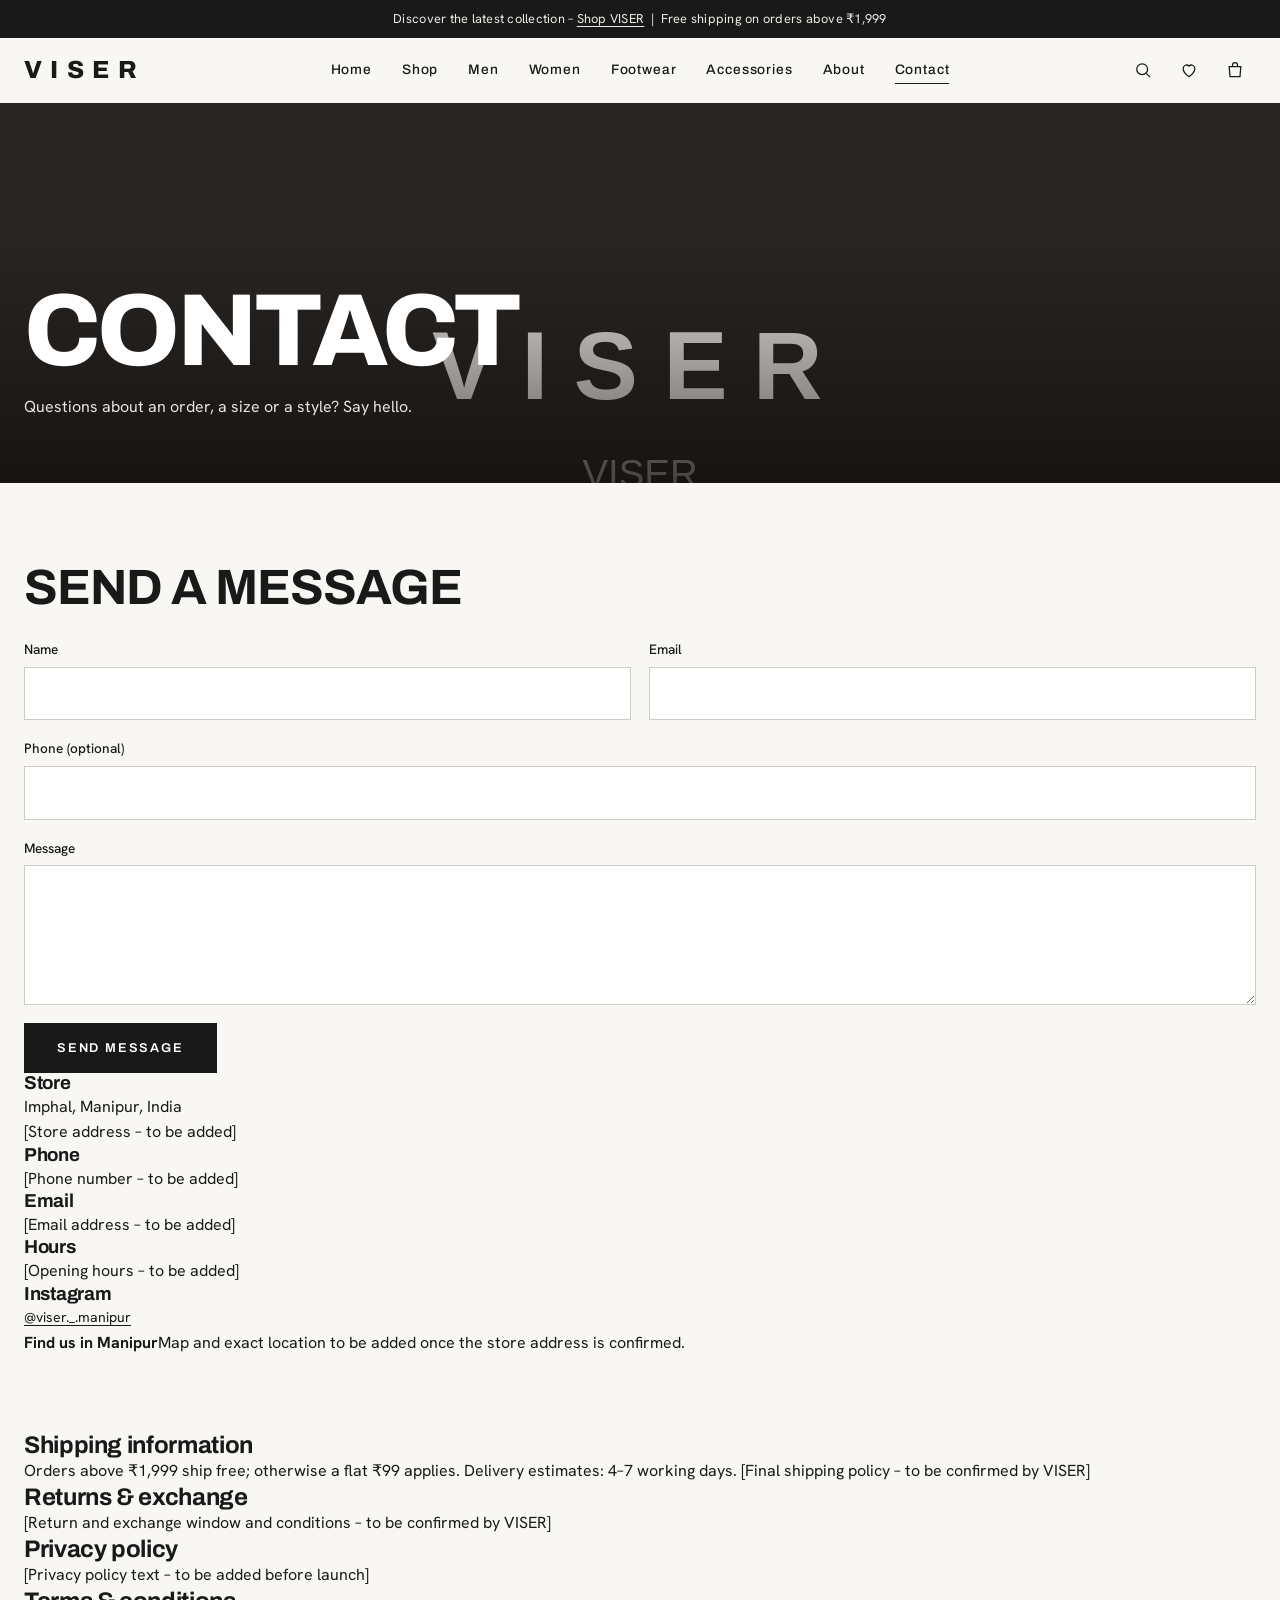
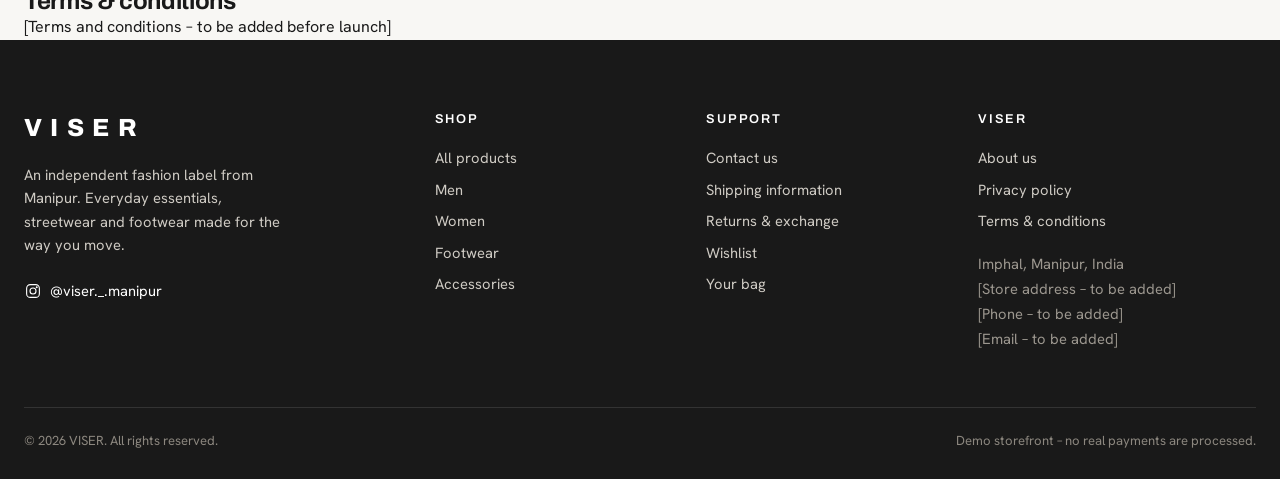
<file: contact.html>
<!DOCTYPE html>
<html lang="en">
<head>
<meta charset="utf-8">
<meta name="viewport" content="width=device-width, initial-scale=1">
<title>Contact – VISER</title>
<meta name="description" content="VISER – everyday essentials, streetwear and footwear from Manipur.">
<link rel="preconnect" href="https://fonts.googleapis.com"><link rel="preconnect" href="https://images.unsplash.com">
<link rel="stylesheet" href="css/style.css">
<link rel="stylesheet" href="css/responsive.css">
</head>
<body data-page="contact">
<div id="site-header"></div>
<main id="main">
<section class="phero" data-dark style="min-height:clamp(260px,32vw,380px);--pos:50% 40%"><img src="https://images.unsplash.com/photo-1441986300917-64674bd600d8?auto=format&fit=crop&w=1600&q=80" alt="VISER"><div class="phero-in"><h1>Contact</h1><p>Questions about an order, a size or a style? Say hello.</p></div></section>
<section class="section tight"><div class="wrap contact-grid"><div><h2 class="sec-title" style="margin-bottom:24px">Send a message</h2>
<form id="contactForm" novalidate><div class="two"><div class="field"><label for="cn">Name</label><input id="cn" name="name" autocomplete="name"><small>Please enter your name</small></div><div class="field"><label for="ce">Email</label><input id="ce" name="email" type="email" autocomplete="email"><small>Please enter a valid email</small></div></div>
<div class="field"><label for="cp">Phone (optional)</label><input id="cp" name="phone" type="tel" inputmode="numeric" autocomplete="tel"><small>Enter a valid 10-digit mobile number</small></div>
<div class="field"><label for="cm">Message</label><textarea id="cm" name="message"></textarea><small>Please write at least 10 characters</small></div>
<button class="btn" type="submit">Send message</button><p id="contactOut" role="status" hidden></p></form></div>
<div class="info-list"><div><h3>Store</h3><p>Imphal, Manipur, India<br><span class="ph-tag">[Store address – to be added]</span></p></div><div><h3>Phone</h3><p><span class="ph-tag">[Phone number – to be added]</span></p></div><div><h3>Email</h3><p><span class="ph-tag">[Email address – to be added]</span></p></div><div><h3>Hours</h3><p><span class="ph-tag">[Opening hours – to be added]</span></p></div><div><h3>Instagram</h3><p><a class="link-btn" href="https://www.instagram.com/viser._.manipur/" target="_blank" rel="noopener">@viser._.manipur</a></p></div></div></div>
<div class="wrap"><div class="map-box"><div><b>Find us in Manipur</b>Map and exact location to be added once the store address is confirmed.</div></div></div></section>
<section class="wrap"><div class="policy" id="shipping"><h2>Shipping information</h2><p>Orders above ₹1,999 ship free; otherwise a flat ₹99 applies. Delivery estimates: 4–7 working days. <span class="ph-tag">[Final shipping policy – to be confirmed by VISER]</span></p></div>
<div class="policy" id="returns"><h2>Returns &amp; exchange</h2><p><span class="ph-tag">[Return and exchange window and conditions – to be confirmed by VISER]</span></p></div>
<div class="policy" id="privacy"><h2>Privacy policy</h2><p><span class="ph-tag">[Privacy policy text – to be added before launch]</span></p></div>
<div class="policy" id="terms"><h2>Terms &amp; conditions</h2><p><span class="ph-tag">[Terms and conditions – to be added before launch]</span></p></div></section>
</main>
<div id="site-footer"></div>
<script src="js/products.js"></script>
<script src="js/cart.js"></script>
<script src="js/wishlist.js"></script>
<script src="js/main.js"></script>
</body>
</html>
</file>
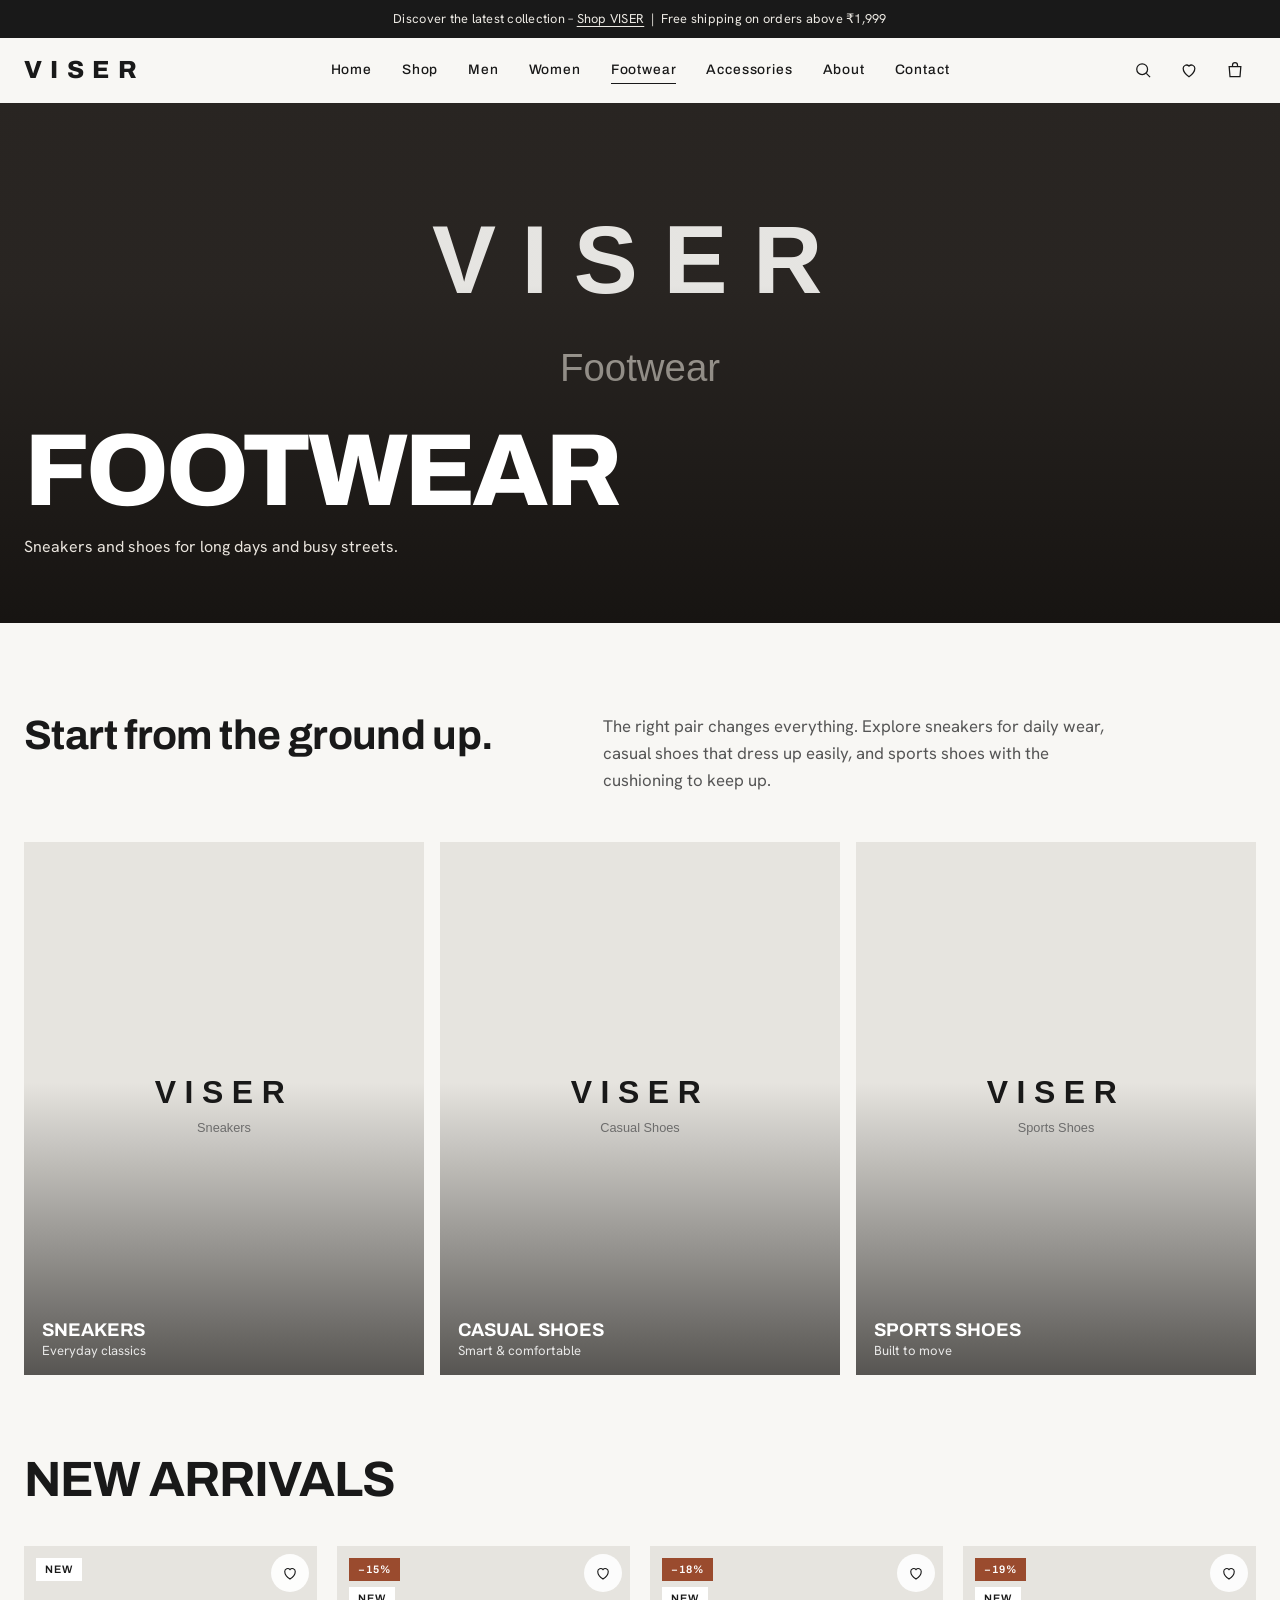
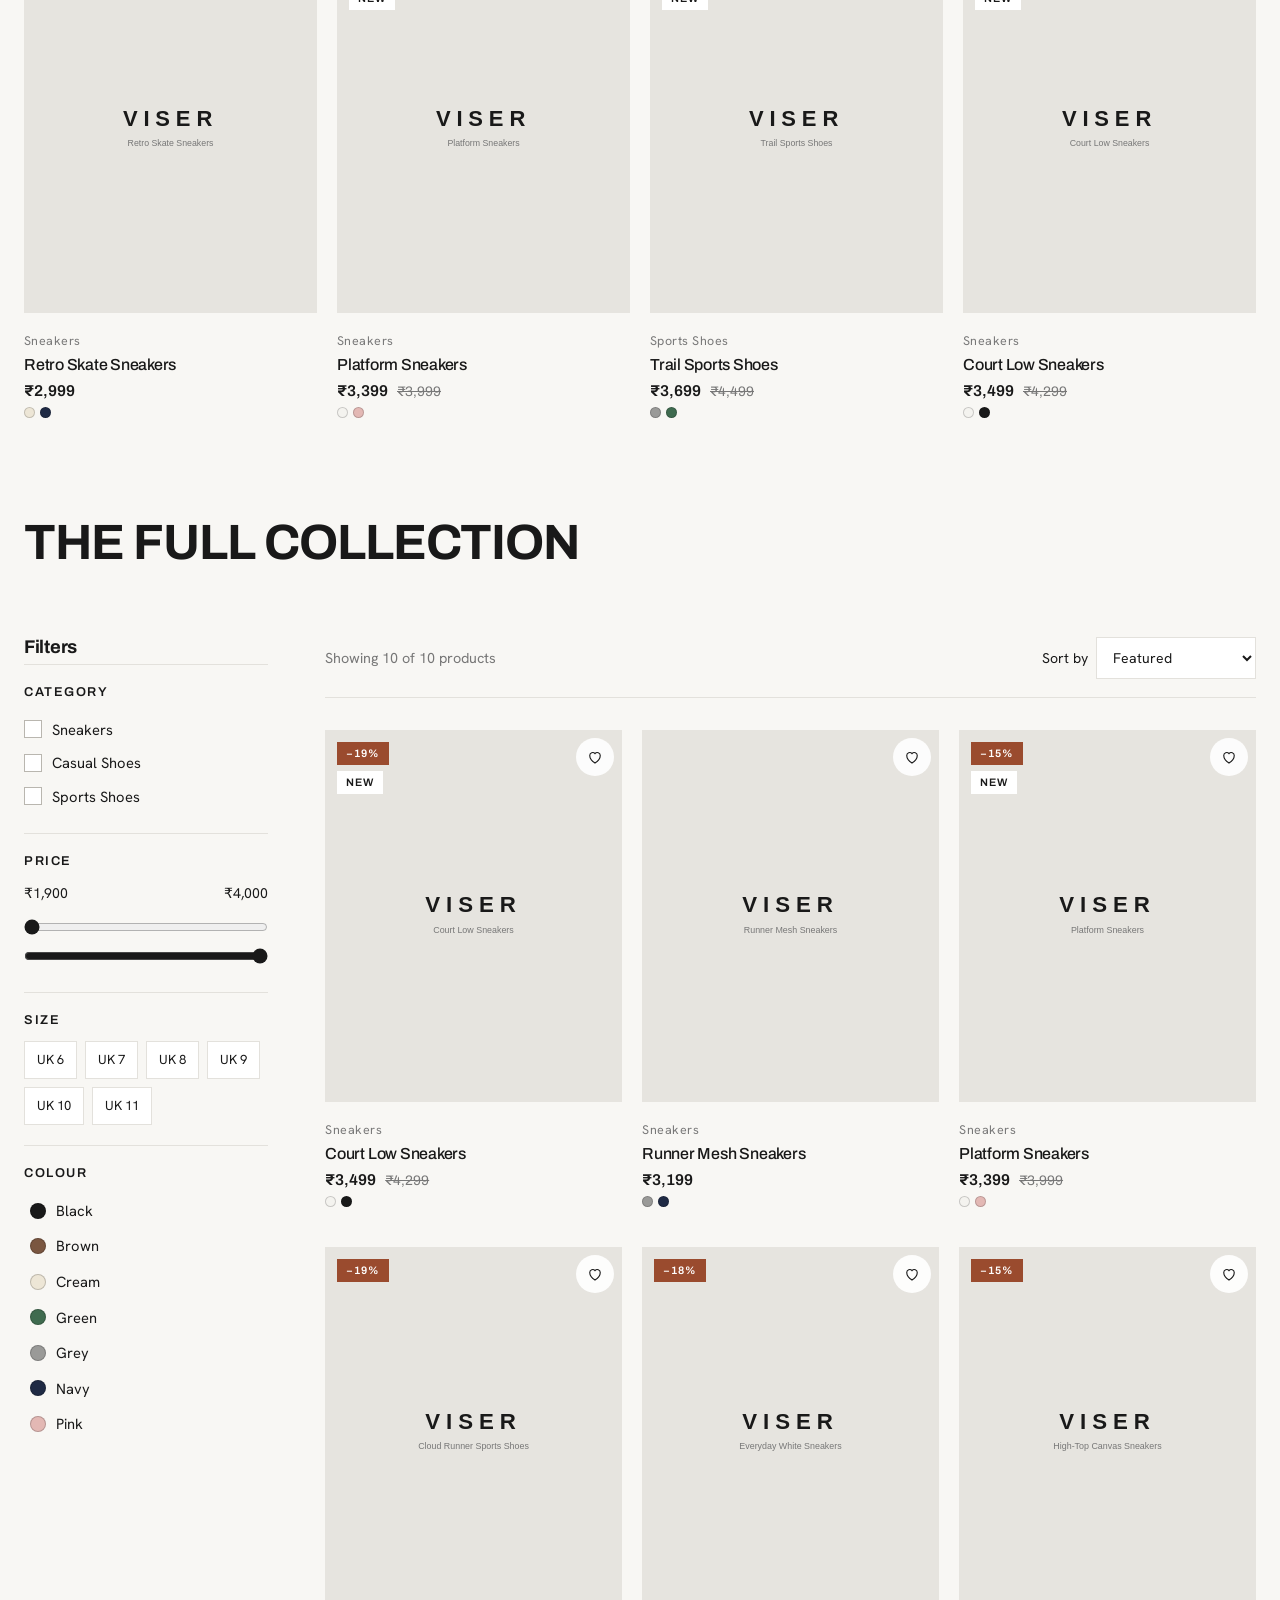
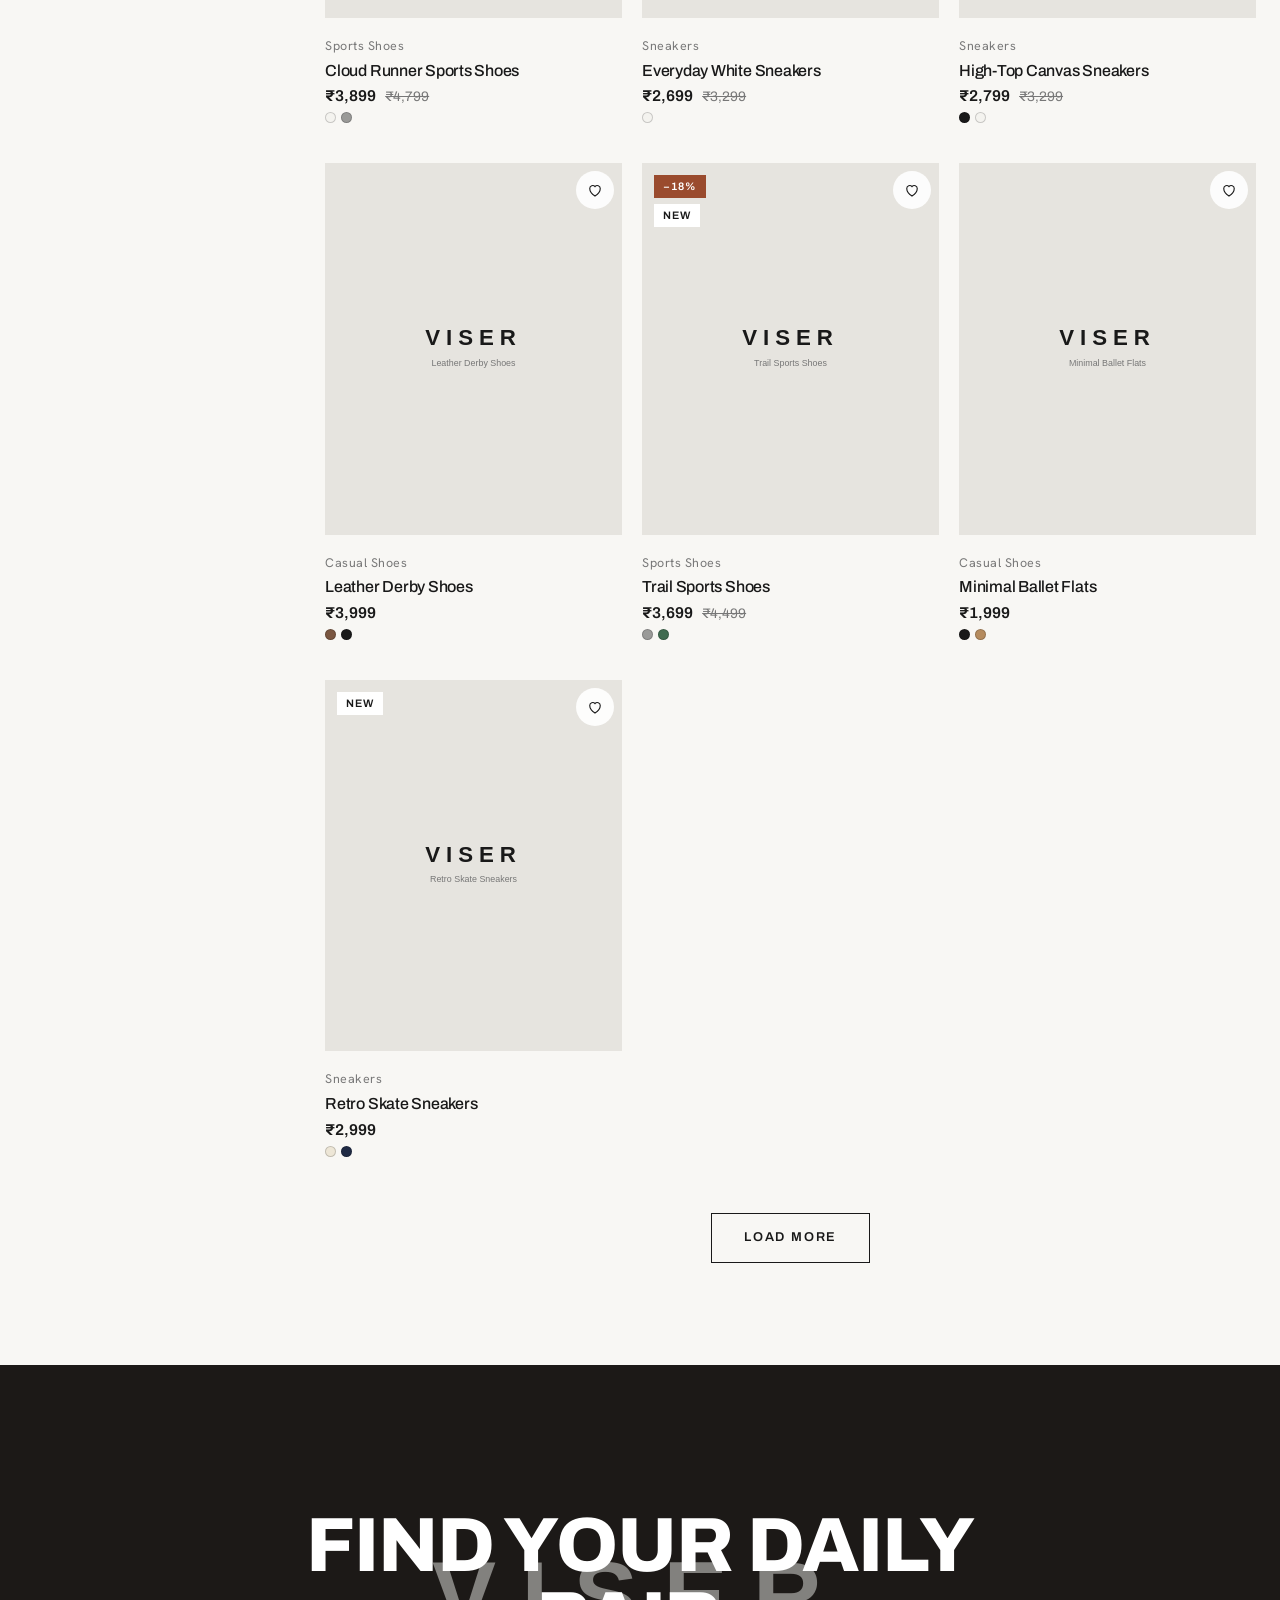
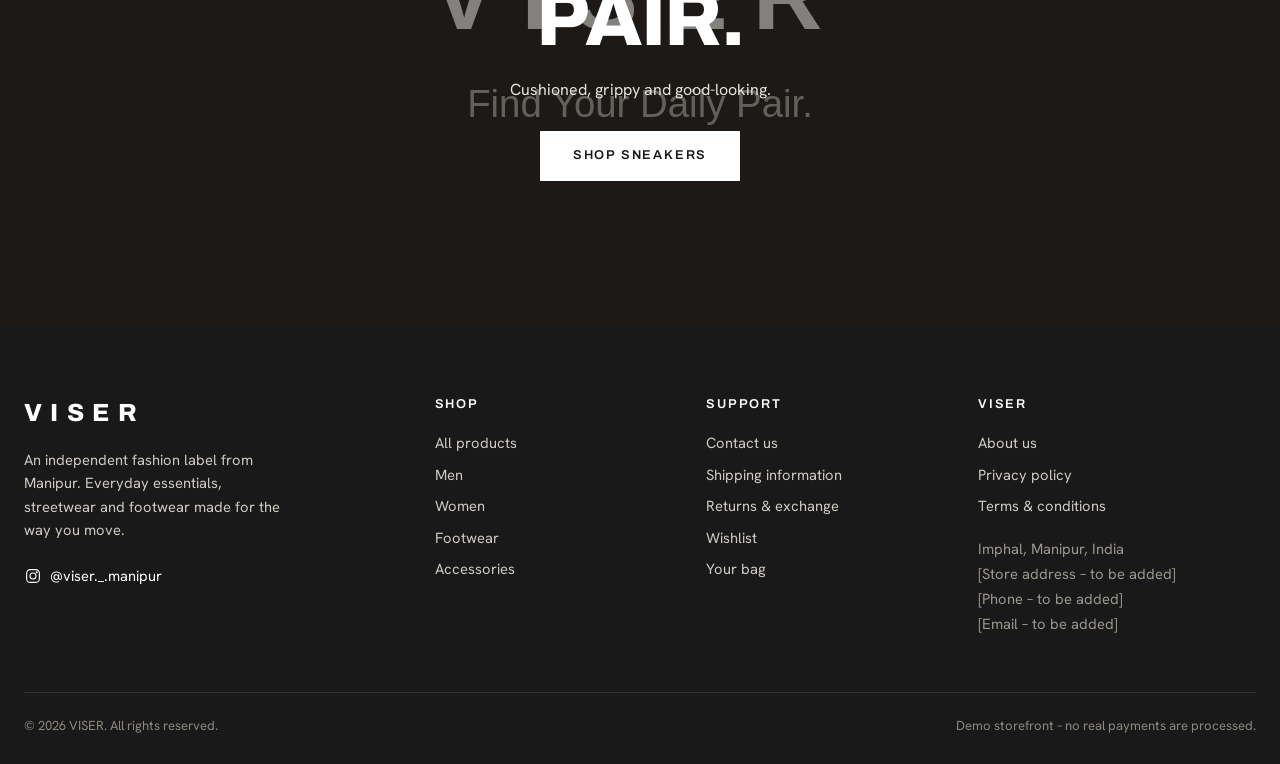
<file: footwear.html>
<!DOCTYPE html>
<html lang="en">
<head>
<meta charset="utf-8">
<meta name="viewport" content="width=device-width, initial-scale=1">
<title>Footwear – VISER</title>
<meta name="description" content="VISER – everyday essentials, streetwear and footwear from Manipur.">
<link rel="preconnect" href="https://fonts.googleapis.com"><link rel="preconnect" href="https://images.unsplash.com">
<link rel="stylesheet" href="css/style.css">
<link rel="stylesheet" href="css/shop.css">
<link rel="stylesheet" href="css/responsive.css">
</head>
<body data-page="footwear" data-scope="footwear">
<div id="site-header"></div>
<main id="main">
<section class="phero" data-dark style="--pos:50% 55%"><img src="https://images.unsplash.com/photo-1542291026-7eec264c27ff?auto=format&fit=crop&w=1600&q=80" alt="Footwear"><div class="phero-in"><h1>Footwear</h1><p>Sneakers and shoes for long days and busy streets.</p></div></section>
<div class="wrap"><div class="intro"><h2>Start from the ground up.</h2><p>The right pair changes everything. Explore sneakers for daily wear, casual shoes that dress up easily, and sports shoes with the cushioning to keep up.</p></div>
<div class="ctiles" style="--n:3"><a class="ctile" href="#grid-top" data-set-cat="Sneakers"><img src="https://images.unsplash.com/photo-1491553895911-0055eca6402d?auto=format&fit=crop&w=800&q=80" alt="Sneakers" loading="lazy"><span>Sneakers<small>Everyday classics</small></span></a><a class="ctile" href="#grid-top" data-set-cat="Casual Shoes"><img src="https://images.unsplash.com/photo-1614252369475-531eba835eb1?auto=format&fit=crop&w=800&q=80" alt="Casual Shoes" loading="lazy"><span>Casual Shoes<small>Smart & comfortable</small></span></a><a class="ctile" href="#grid-top" data-set-cat="Sports Shoes"><img src="https://images.unsplash.com/photo-1460353581641-37baddab0fa2?auto=format&fit=crop&w=800&q=80" alt="Sports Shoes" loading="lazy"><span>Sports Shoes<small>Built to move</small></span></a></div></div>
<section class="section tight arrivals-sec"><div class="wrap"><div class="sec-head"><h2 class="sec-title">New arrivals</h2></div><div class="pgrid" id="arrivals"></div></div></section>
<div class="wrap"><div class="sec-head" style="margin-top:20px"><h2 class="sec-title">The full collection</h2></div></div>
<div class="wrap shop-wrap" id="shop-root"><span id="grid-top"></span>
<div class="shop-layout"><aside class="filters" id="filters" aria-label="Filters"></aside>
<div class="shop-main"><div class="toolbar"><p id="count" aria-live="polite"></p><div class="tb-r"><button id="filterBtn" type="button">Filters</button><label class="sort-sel">Sort by <select id="sort"><option value="featured">Featured</option><option value="newest">Newest</option><option value="low">Price: Low to High</option><option value="high">Price: High to Low</option></select></label></div></div>
<div class="chips" id="chips" hidden></div><div class="pgrid" id="grid"></div>
<div class="more"><button class="btn ghost" id="loadMore" type="button">Load more</button></div></div></div></div>
<section class="promo" data-dark><img src="https://images.unsplash.com/photo-1608231387042-66d1773070a5?auto=format&fit=crop&w=1600&q=80" alt="Find Your Daily Pair." loading="lazy"><div class="promo-in reveal"><h2>Find your daily pair.</h2><p>Cushioned, grippy and good-looking.</p><a class="btn light" href="footwear.html">Shop sneakers</a></div></section>
</main>
<div id="site-footer"></div>
<script src="js/products.js"></script>
<script src="js/cart.js"></script>
<script src="js/wishlist.js"></script>
<script src="js/main.js"></script>
<script src="js/shop.js"></script>
</body>
</html>
</file>
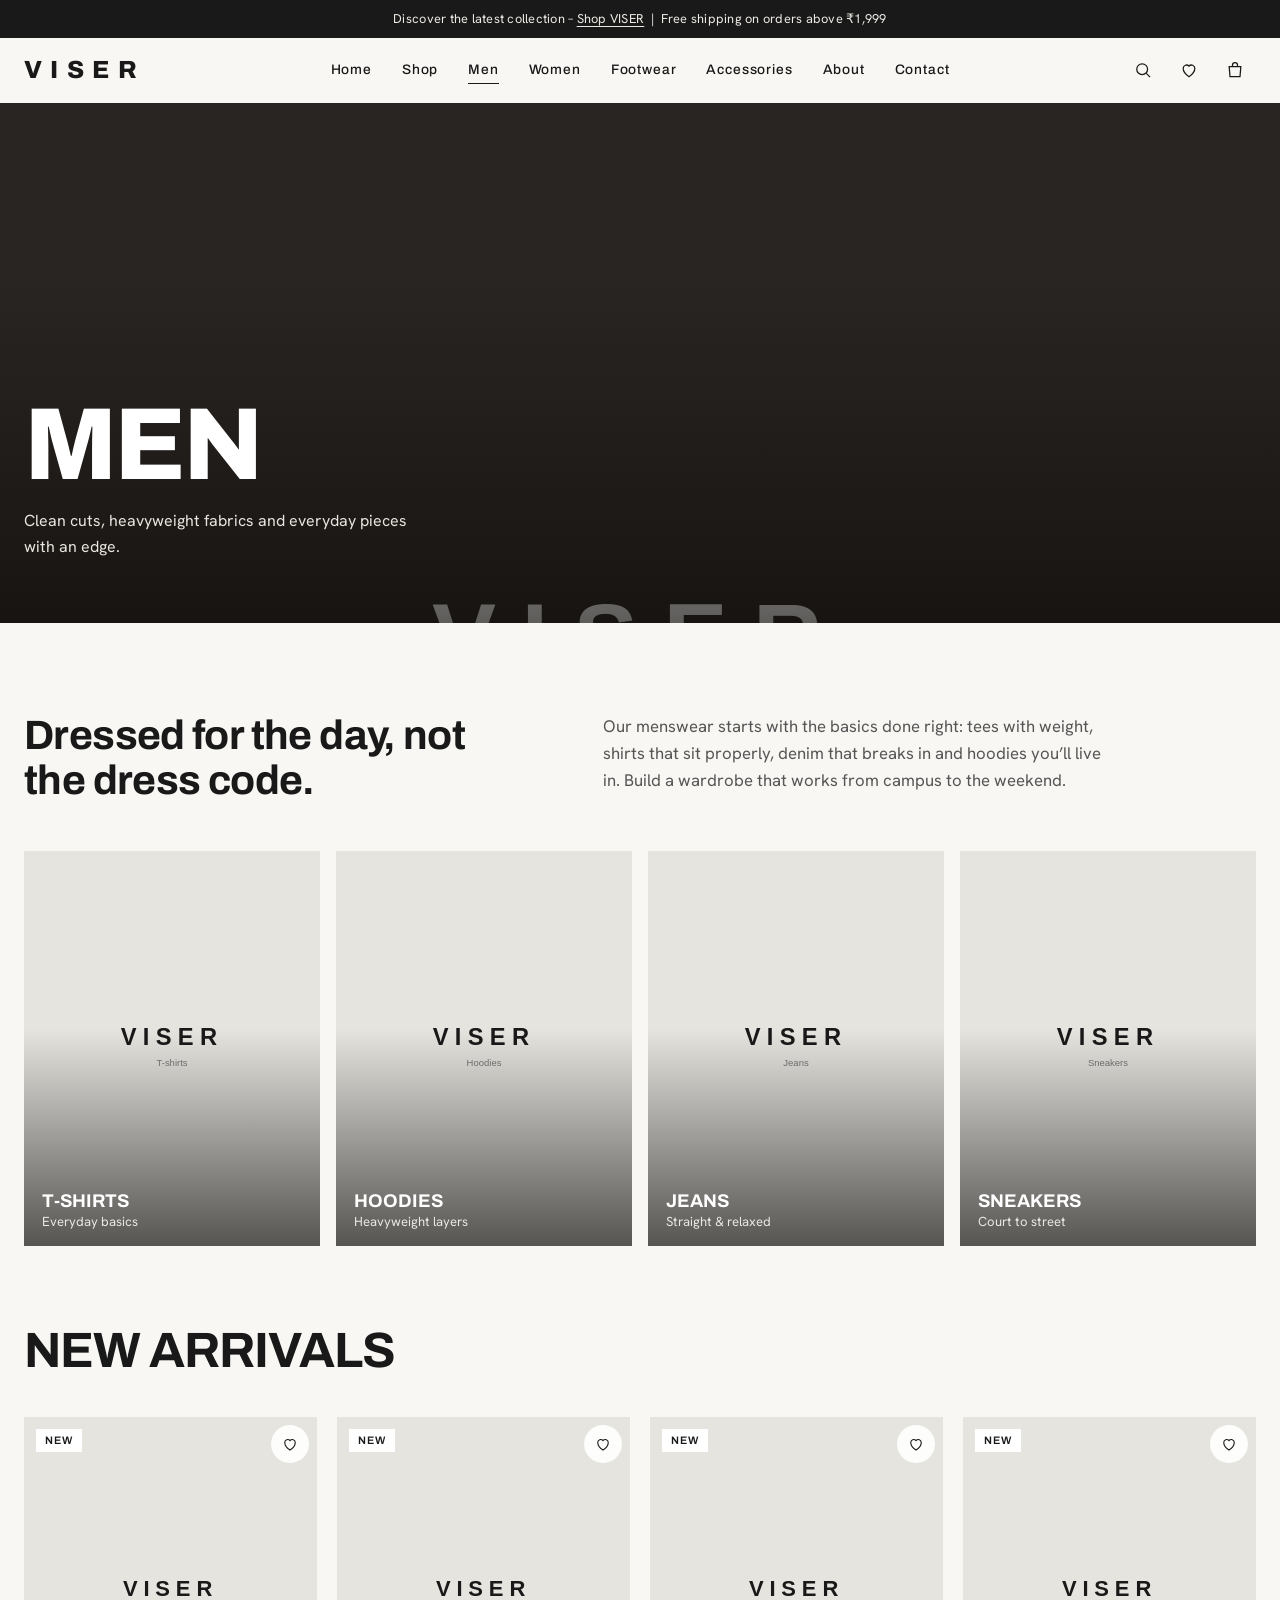
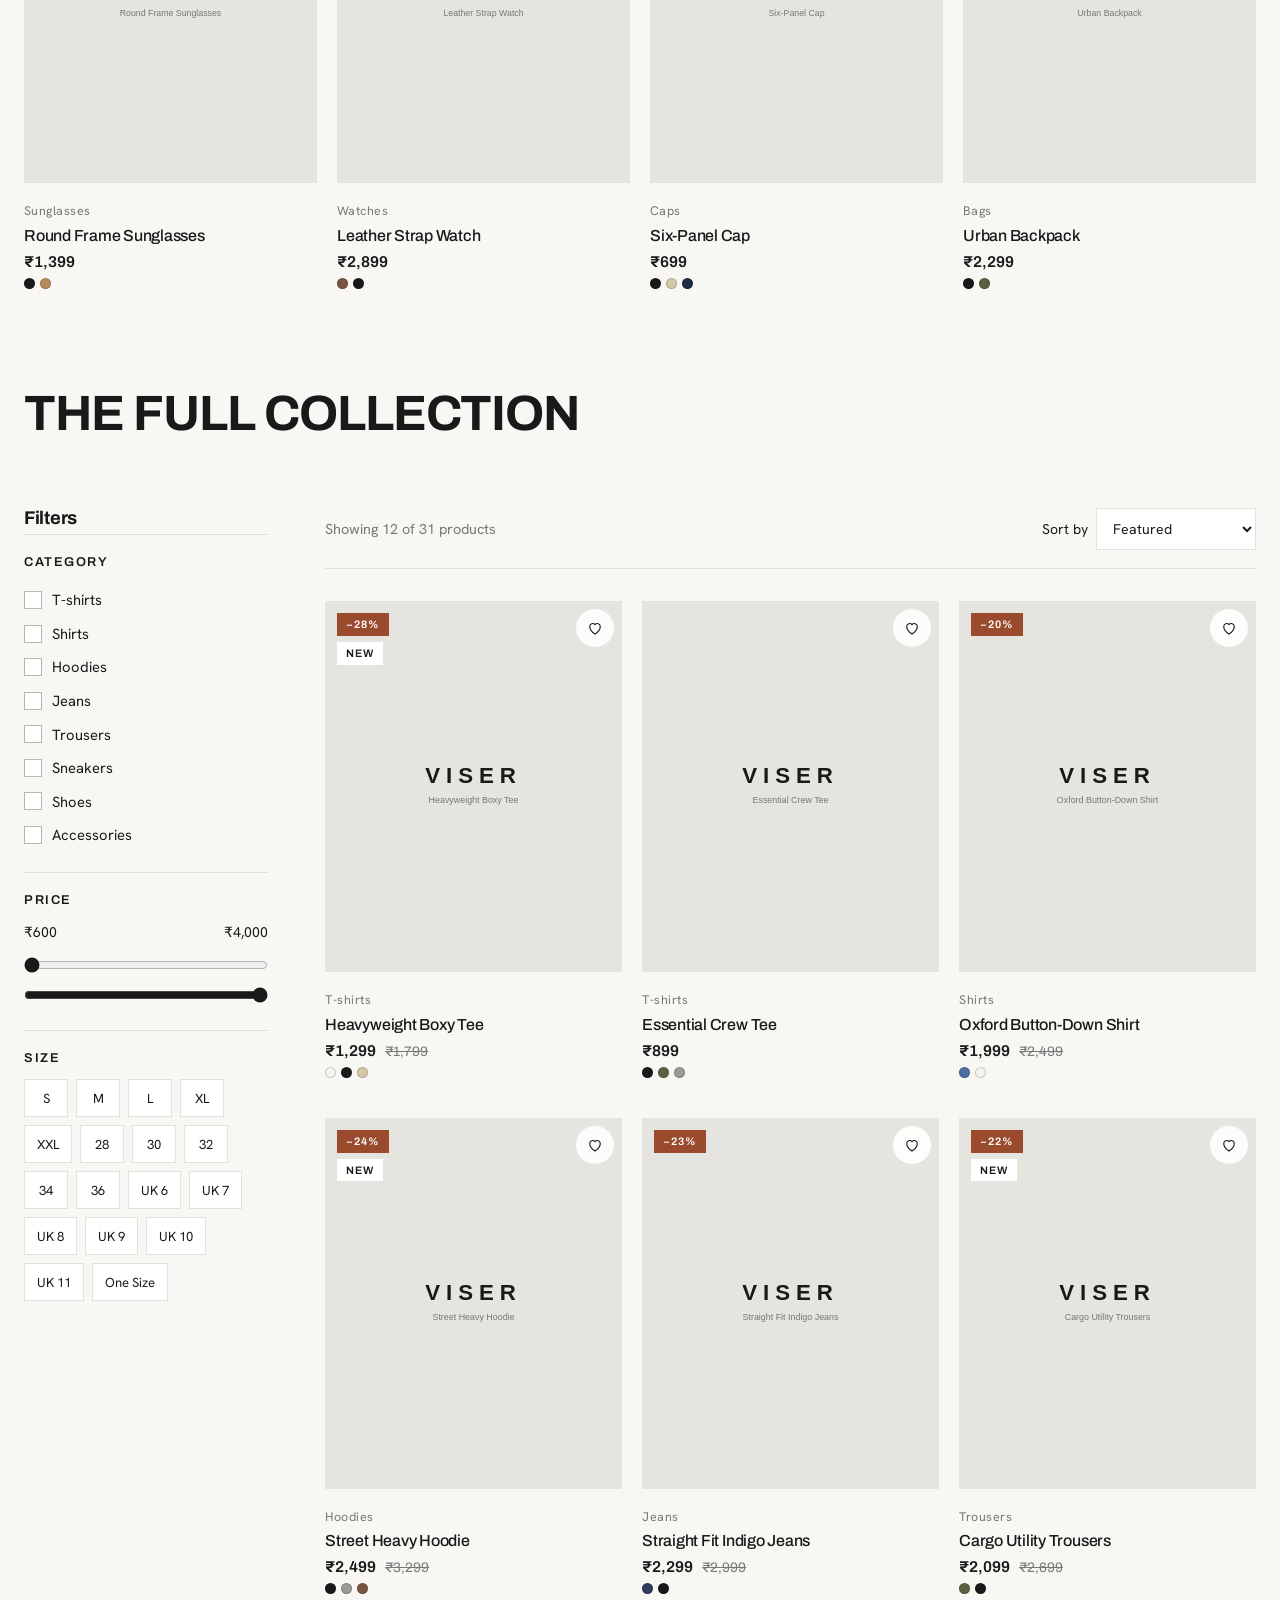
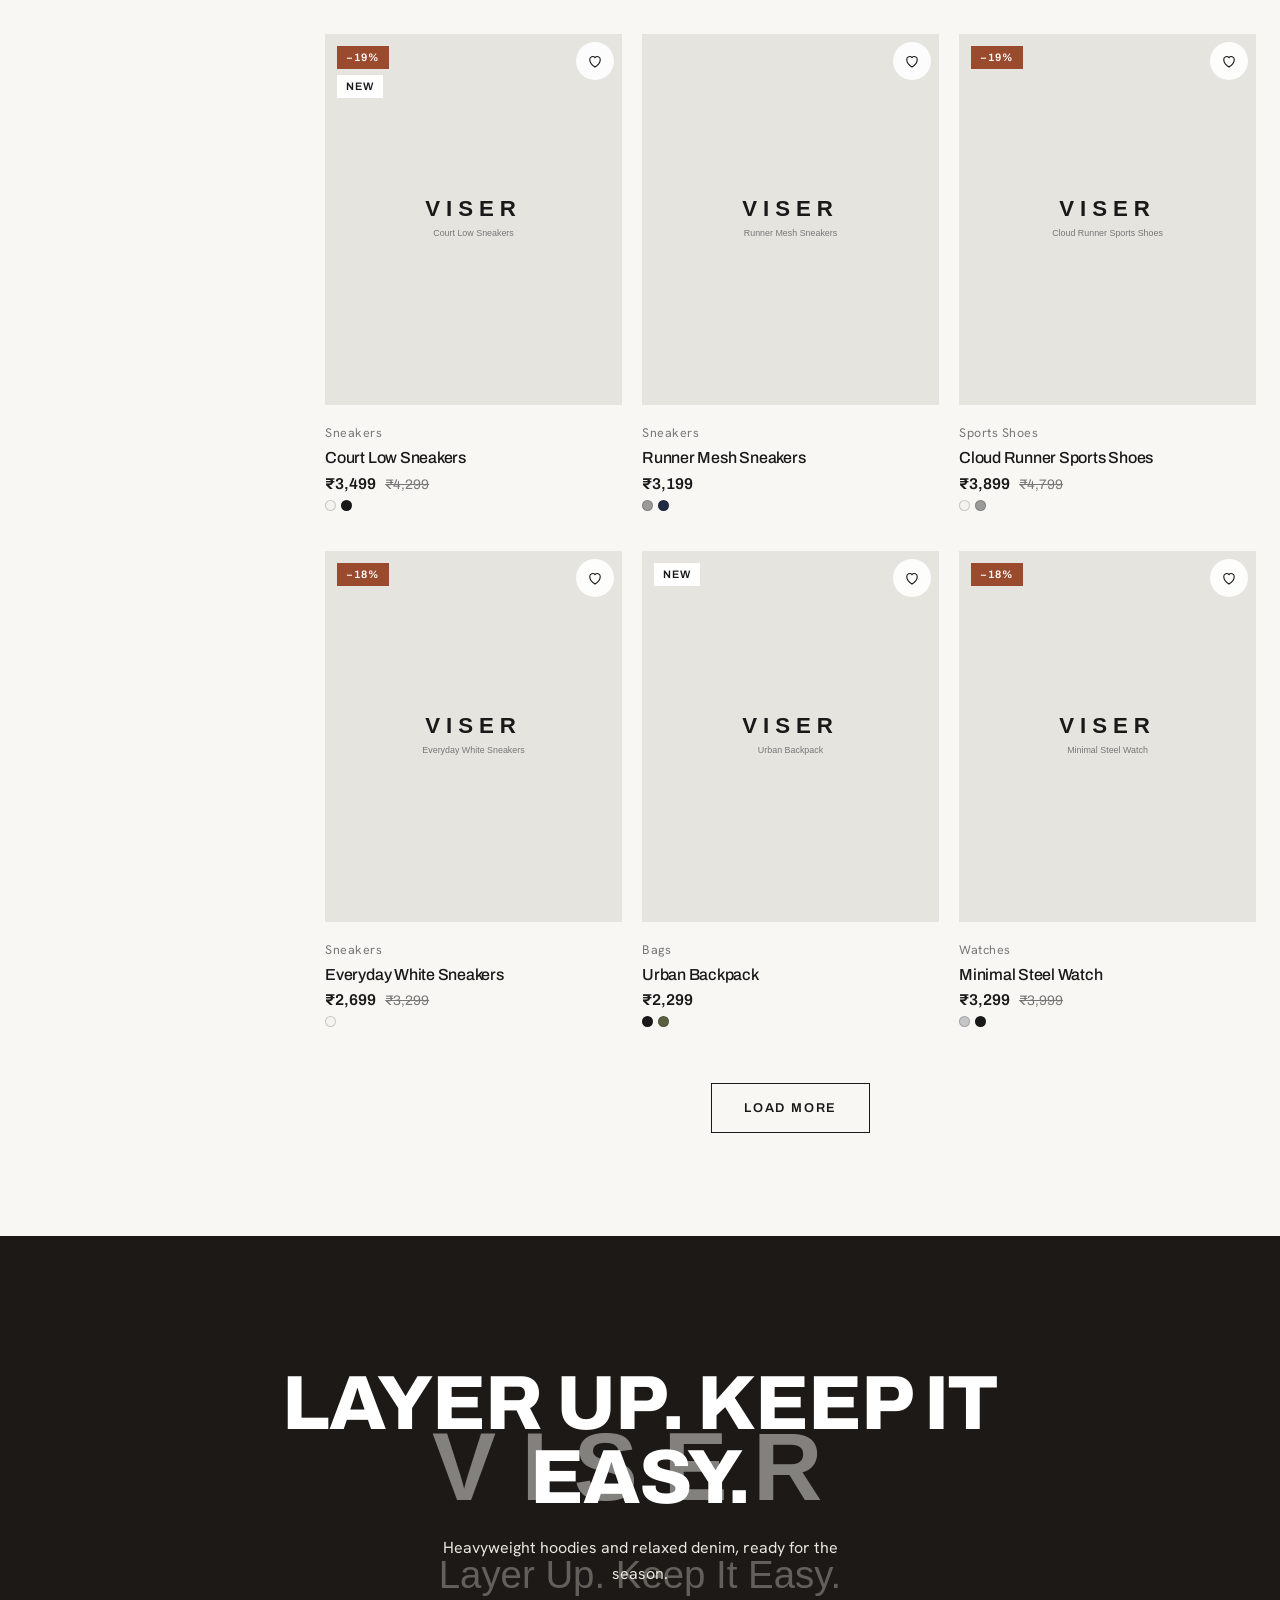
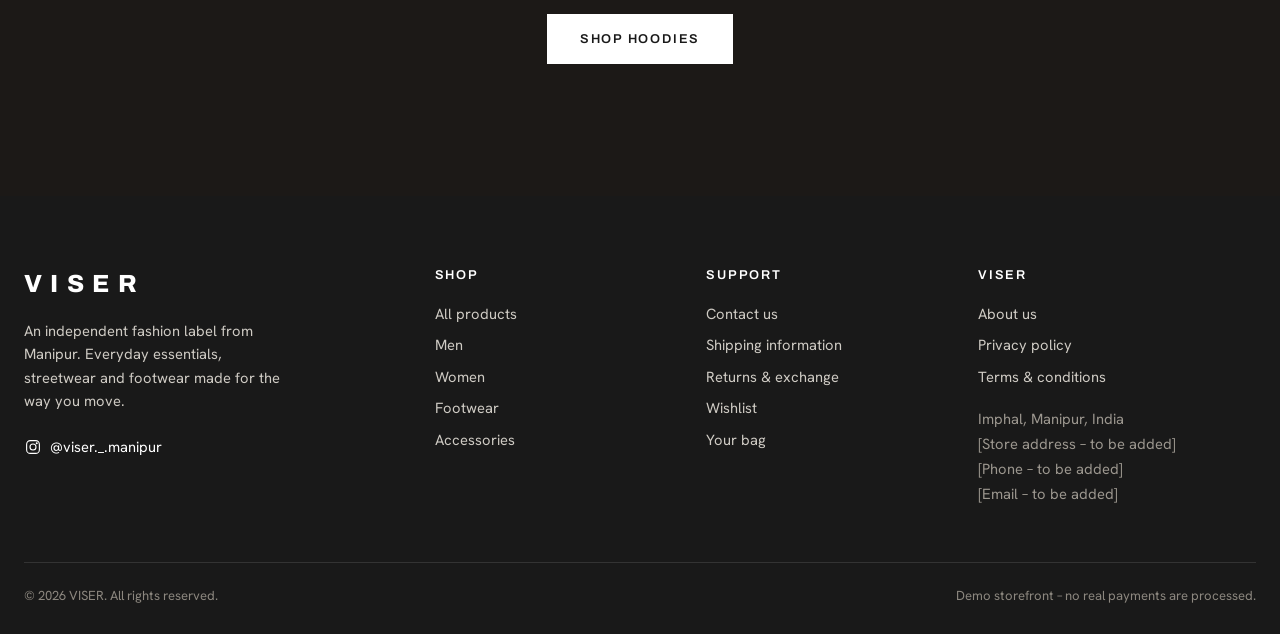
<file: men.html>
<!DOCTYPE html>
<html lang="en">
<head>
<meta charset="utf-8">
<meta name="viewport" content="width=device-width, initial-scale=1">
<title>Men – VISER</title>
<meta name="description" content="VISER – everyday essentials, streetwear and footwear from Manipur.">
<link rel="preconnect" href="https://fonts.googleapis.com"><link rel="preconnect" href="https://images.unsplash.com">
<link rel="stylesheet" href="css/style.css">
<link rel="stylesheet" href="css/shop.css">
<link rel="stylesheet" href="css/responsive.css">
</head>
<body data-page="men" data-scope="men">
<div id="site-header"></div>
<main id="main">
<section class="phero" data-dark style="--pos:50% 20%"><img src="https://images.unsplash.com/photo-1507679799987-c73779587ccf?auto=format&fit=crop&w=1600&q=80" alt="Men"><div class="phero-in"><h1>Men</h1><p>Clean cuts, heavyweight fabrics and everyday pieces with an edge.</p></div></section>
<div class="wrap"><div class="intro"><h2>Dressed for the day, not the dress code.</h2><p>Our menswear starts with the basics done right: tees with weight, shirts that sit properly, denim that breaks in and hoodies you’ll live in. Build a wardrobe that works from campus to the weekend.</p></div>
<div class="ctiles" style="--n:4"><a class="ctile" href="#grid-top" data-set-cat="T-shirts"><img src="https://images.unsplash.com/photo-1521572163474-6864f9cf17ab?auto=format&fit=crop&w=800&q=80" alt="T-shirts" loading="lazy"><span>T-shirts<small>Everyday basics</small></span></a><a class="ctile" href="#grid-top" data-set-cat="Hoodies"><img src="https://images.unsplash.com/photo-1556821840-3a63f95609a7?auto=format&fit=crop&w=800&q=80" alt="Hoodies" loading="lazy"><span>Hoodies<small>Heavyweight layers</small></span></a><a class="ctile" href="#grid-top" data-set-cat="Jeans"><img src="https://images.unsplash.com/photo-1542272604-787c3835535d?auto=format&fit=crop&w=800&q=80" alt="Jeans" loading="lazy"><span>Jeans<small>Straight & relaxed</small></span></a><a class="ctile" href="#grid-top" data-set-cat="Sneakers"><img src="https://images.unsplash.com/photo-1549298916-b41d501d3772?auto=format&fit=crop&w=800&q=80" alt="Sneakers" loading="lazy"><span>Sneakers<small>Court to street</small></span></a></div></div>
<section class="section tight arrivals-sec"><div class="wrap"><div class="sec-head"><h2 class="sec-title">New arrivals</h2></div><div class="pgrid" id="arrivals"></div></div></section>
<div class="wrap"><div class="sec-head" style="margin-top:20px"><h2 class="sec-title">The full collection</h2></div></div>
<div class="wrap shop-wrap" id="shop-root"><span id="grid-top"></span>
<div class="shop-layout"><aside class="filters" id="filters" aria-label="Filters"></aside>
<div class="shop-main"><div class="toolbar"><p id="count" aria-live="polite"></p><div class="tb-r"><button id="filterBtn" type="button">Filters</button><label class="sort-sel">Sort by <select id="sort"><option value="featured">Featured</option><option value="newest">Newest</option><option value="low">Price: Low to High</option><option value="high">Price: High to Low</option></select></label></div></div>
<div class="chips" id="chips" hidden></div><div class="pgrid" id="grid"></div>
<div class="more"><button class="btn ghost" id="loadMore" type="button">Load more</button></div></div></div></div>
<section class="promo" data-dark><img src="https://images.unsplash.com/photo-1556821840-3a63f95609a7?auto=format&fit=crop&w=1600&q=80" alt="Layer Up. Keep It Easy." loading="lazy"><div class="promo-in reveal"><h2>Layer up. Keep it easy.</h2><p>Heavyweight hoodies and relaxed denim, ready for the season.</p><a class="btn light" href="shop.html?cat=Hoodies">Shop hoodies</a></div></section>
</main>
<div id="site-footer"></div>
<script src="js/products.js"></script>
<script src="js/cart.js"></script>
<script src="js/wishlist.js"></script>
<script src="js/main.js"></script>
<script src="js/shop.js"></script>
</body>
</html>
</file>
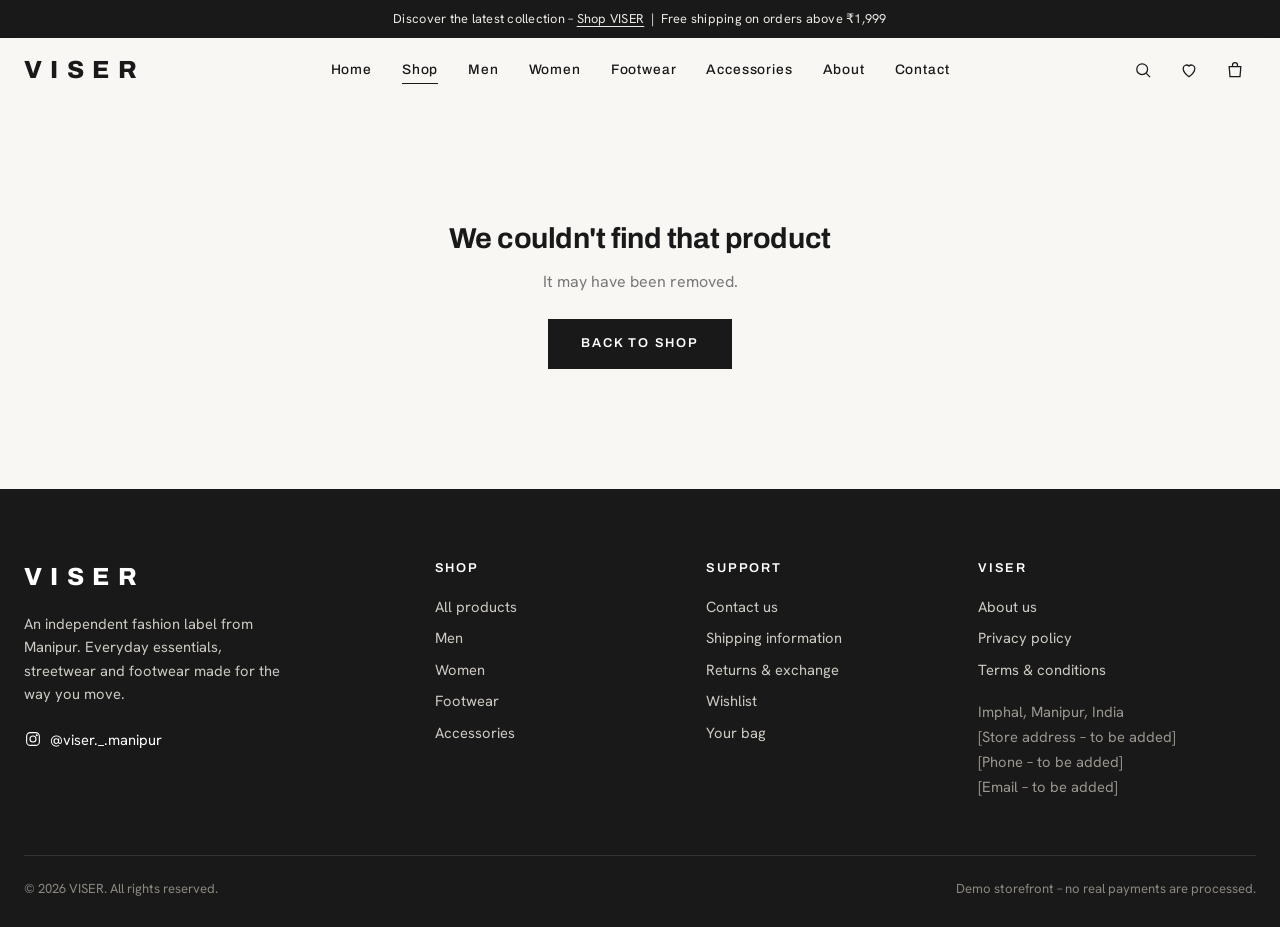
<file: product.html>
<!DOCTYPE html>
<html lang="en">
<head>
<meta charset="utf-8">
<meta name="viewport" content="width=device-width, initial-scale=1">
<title>Product – VISER</title>
<meta name="description" content="VISER – everyday essentials, streetwear and footwear from Manipur.">
<link rel="preconnect" href="https://fonts.googleapis.com"><link rel="preconnect" href="https://images.unsplash.com">
<link rel="stylesheet" href="css/style.css">
<link rel="stylesheet" href="css/product.css">
<link rel="stylesheet" href="css/responsive.css">
</head>
<body data-page="shop">
<div id="site-header"></div>
<main id="main">
<div id="pd-root"></div>
</main>
<div id="site-footer"></div>
<script src="js/products.js"></script>
<script src="js/cart.js"></script>
<script src="js/wishlist.js"></script>
<script src="js/main.js"></script>
<script src="js/product.js"></script>
</body>
</html>
</file>
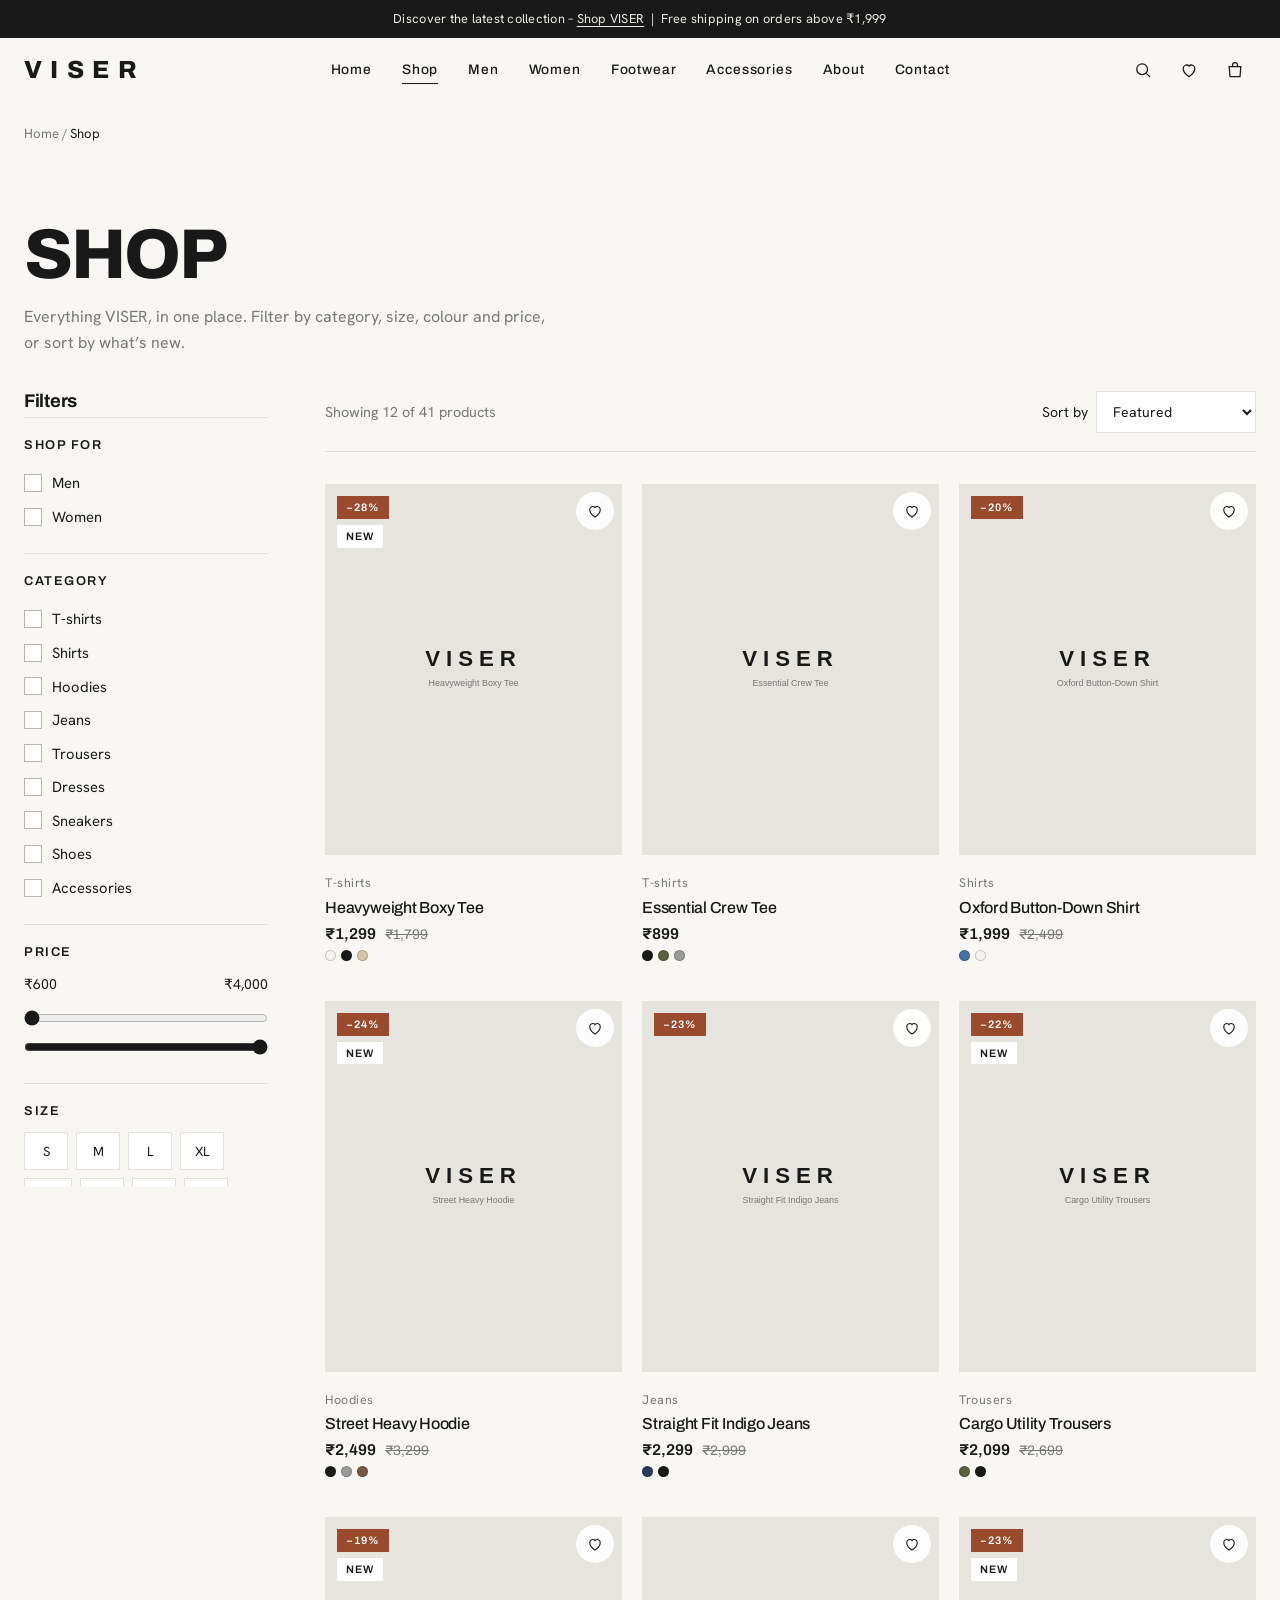
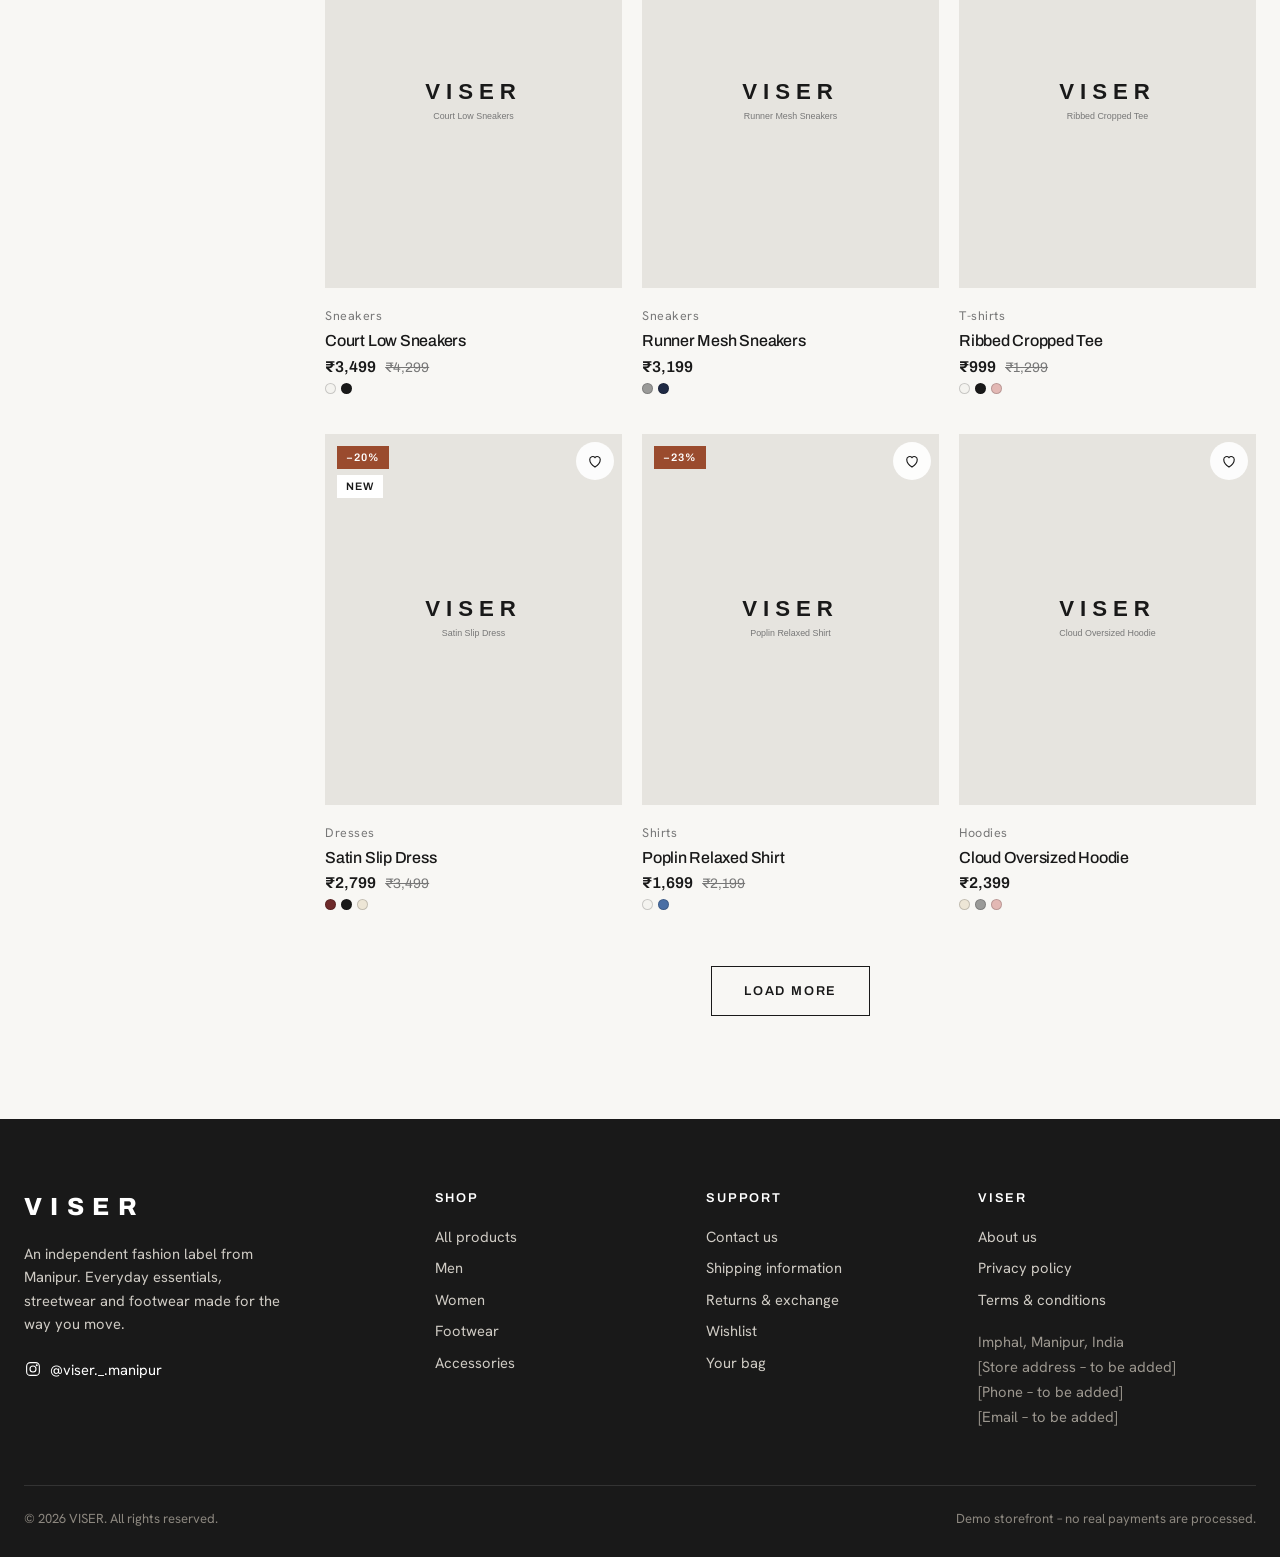
<file: shop.html>
<!DOCTYPE html>
<html lang="en">
<head>
<meta charset="utf-8">
<meta name="viewport" content="width=device-width, initial-scale=1">
<title>Shop – VISER</title>
<meta name="description" content="VISER – everyday essentials, streetwear and footwear from Manipur.">
<link rel="preconnect" href="https://fonts.googleapis.com"><link rel="preconnect" href="https://images.unsplash.com">
<link rel="stylesheet" href="css/style.css">
<link rel="stylesheet" href="css/shop.css">
<link rel="stylesheet" href="css/responsive.css">
</head>
<body data-page="shop" data-scope="all">
<div id="site-header"></div>
<main id="main">
<div class="wrap"><nav class="crumbs" aria-label="Breadcrumb"><a href="index.html">Home</a> / <span>Shop</span></nav>
<div class="page-title"><h1>Shop</h1><p class="sec-sub" style="max-width:60ch">Everything VISER, in one place. Filter by category, size, colour and price, or sort by what’s new.</p></div></div>
<div class="wrap shop-wrap" id="shop-root"><span id="grid-top"></span>
<div class="shop-layout"><aside class="filters" id="filters" aria-label="Filters"></aside>
<div class="shop-main"><div class="toolbar"><p id="count" aria-live="polite"></p><div class="tb-r"><button id="filterBtn" type="button">Filters</button><label class="sort-sel">Sort by <select id="sort"><option value="featured">Featured</option><option value="newest">Newest</option><option value="low">Price: Low to High</option><option value="high">Price: High to Low</option></select></label></div></div>
<div class="chips" id="chips" hidden></div><div class="pgrid" id="grid"></div>
<div class="more"><button class="btn ghost" id="loadMore" type="button">Load more</button></div></div></div></div>
</main>
<div id="site-footer"></div>
<script src="js/products.js"></script>
<script src="js/cart.js"></script>
<script src="js/wishlist.js"></script>
<script src="js/main.js"></script>
<script src="js/shop.js"></script>
</body>
</html>
</file>
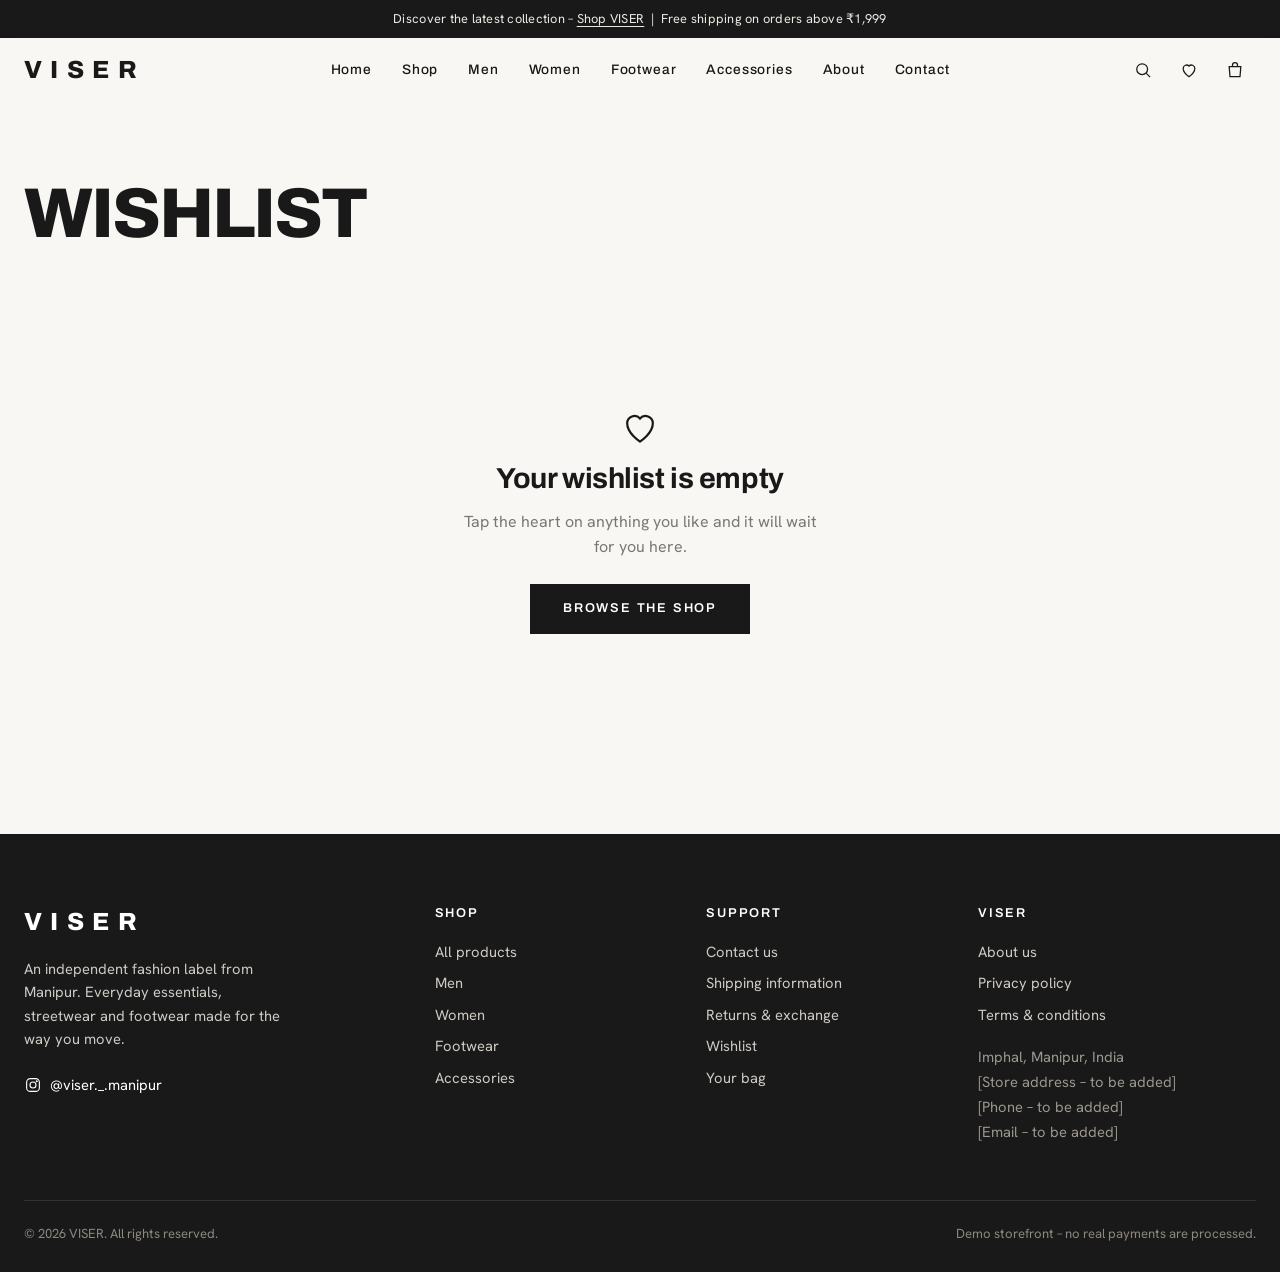
<file: wishlist.html>
<!DOCTYPE html>
<html lang="en">
<head>
<meta charset="utf-8">
<meta name="viewport" content="width=device-width, initial-scale=1">
<title>Wishlist – VISER</title>
<meta name="description" content="VISER – everyday essentials, streetwear and footwear from Manipur.">
<link rel="preconnect" href="https://fonts.googleapis.com"><link rel="preconnect" href="https://images.unsplash.com">
<link rel="stylesheet" href="css/style.css">
<link rel="stylesheet" href="css/product.css">
<link rel="stylesheet" href="css/responsive.css">
</head>
<body data-page="wishlist">
<div id="site-header"></div>
<main id="main">
<div class="wrap"><div class="page-title"><h1>Wishlist</h1></div><div style="padding:24px 0 80px" id="wish-root"></div></div>
</main>
<div id="site-footer"></div>
<script src="js/products.js"></script>
<script src="js/cart.js"></script>
<script src="js/wishlist.js"></script>
<script src="js/main.js"></script>
</body>
</html>
</file>
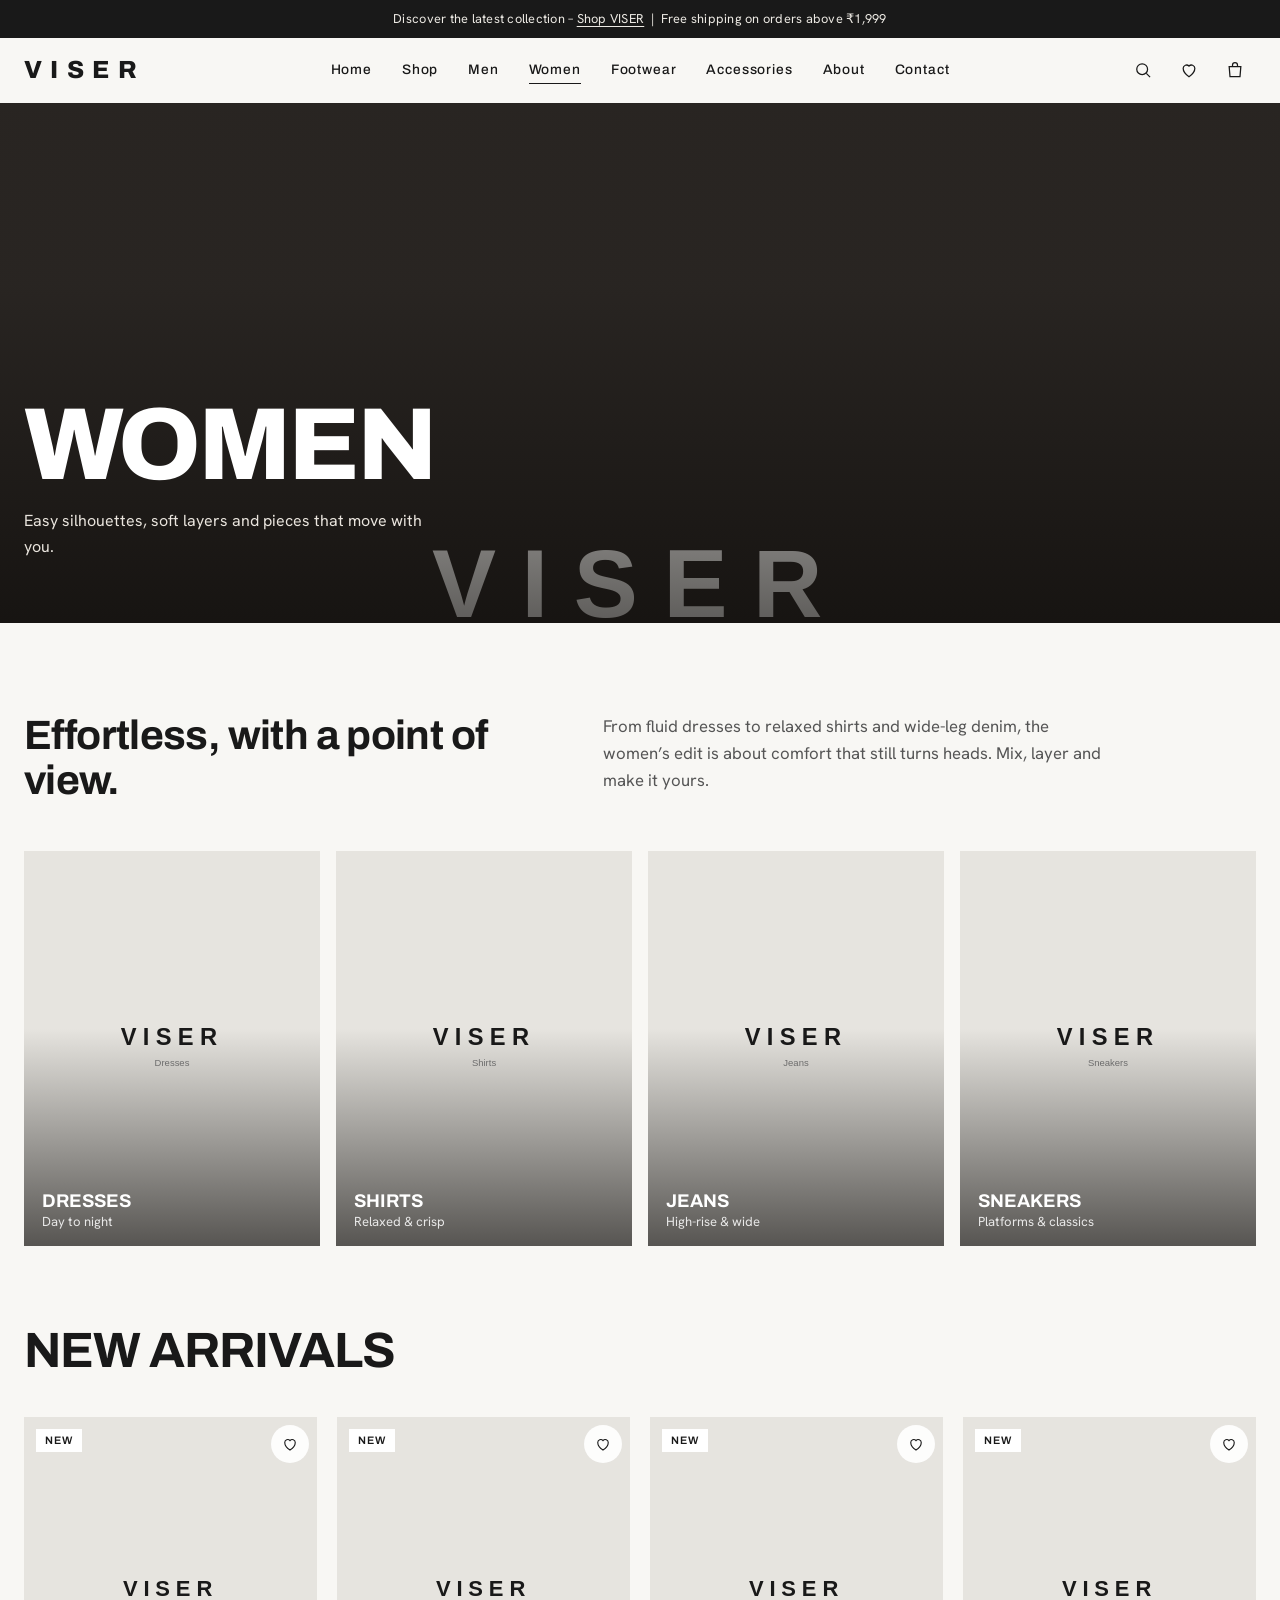
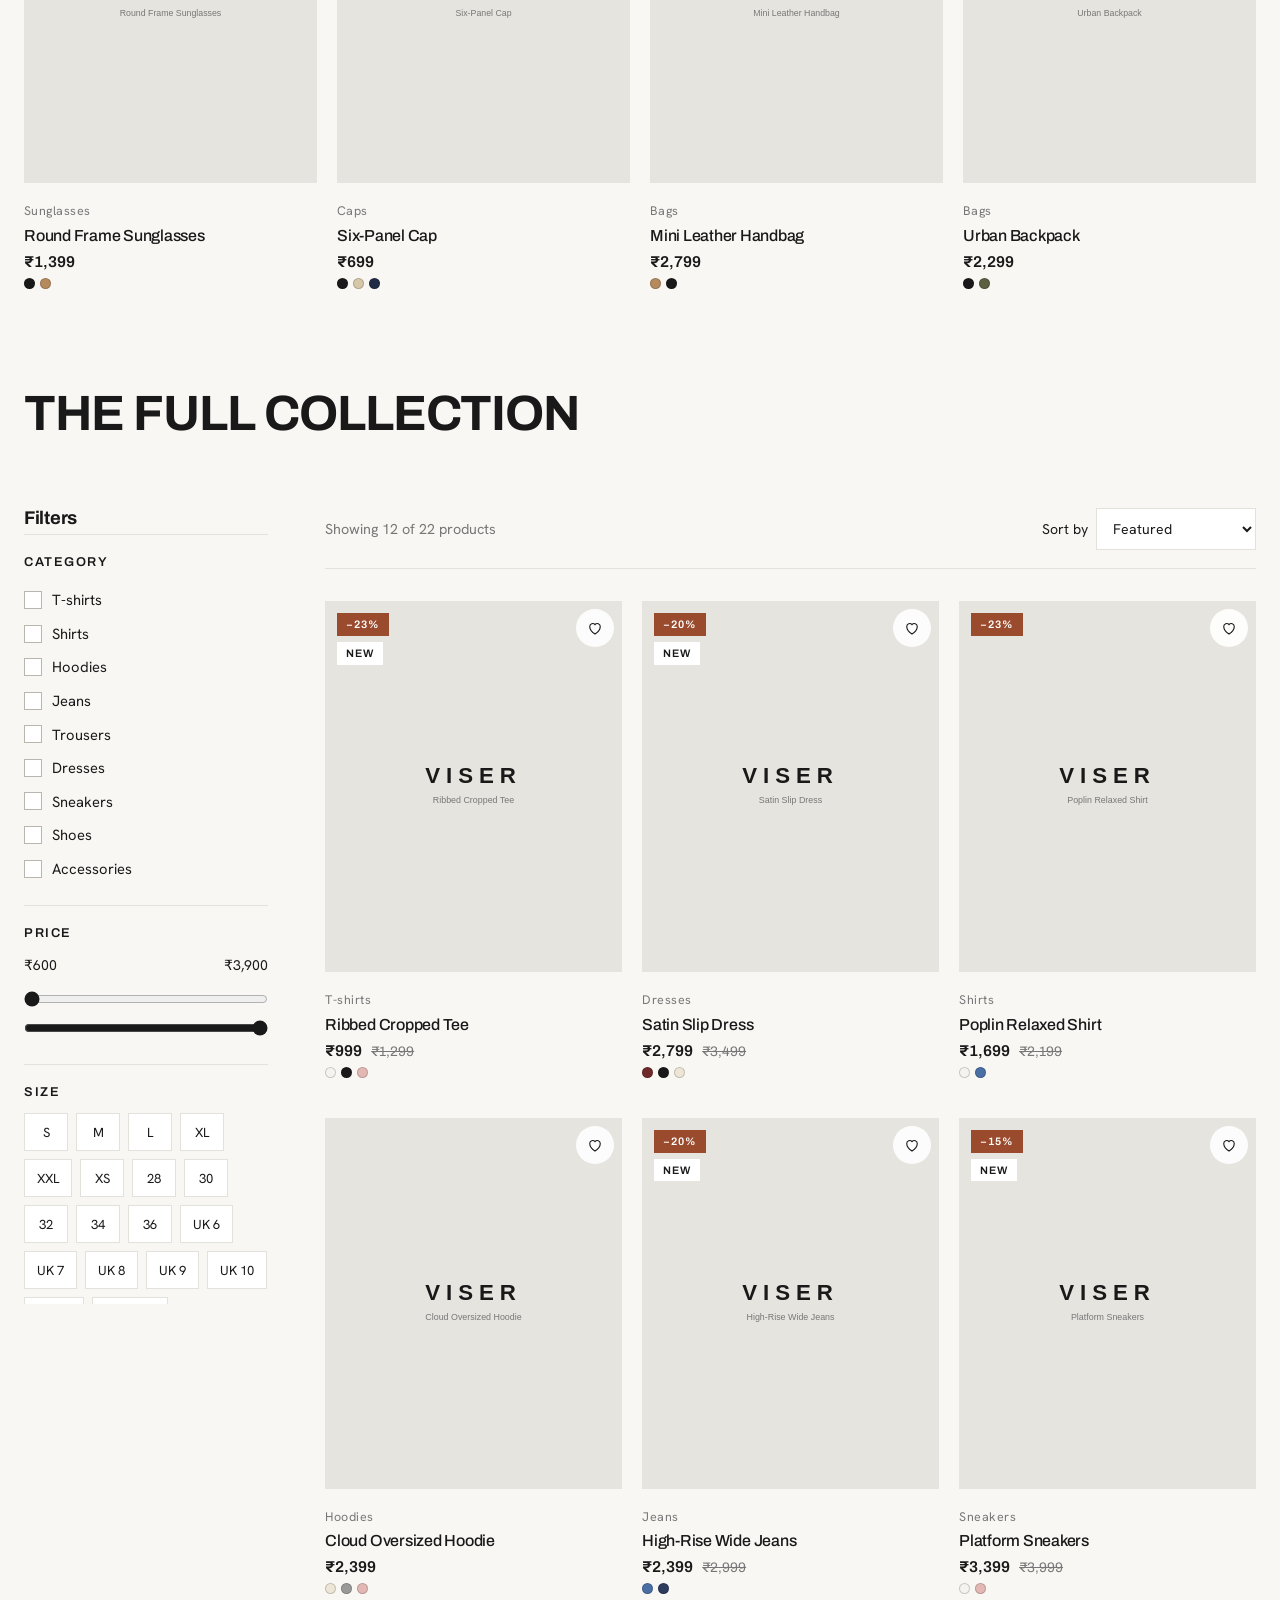
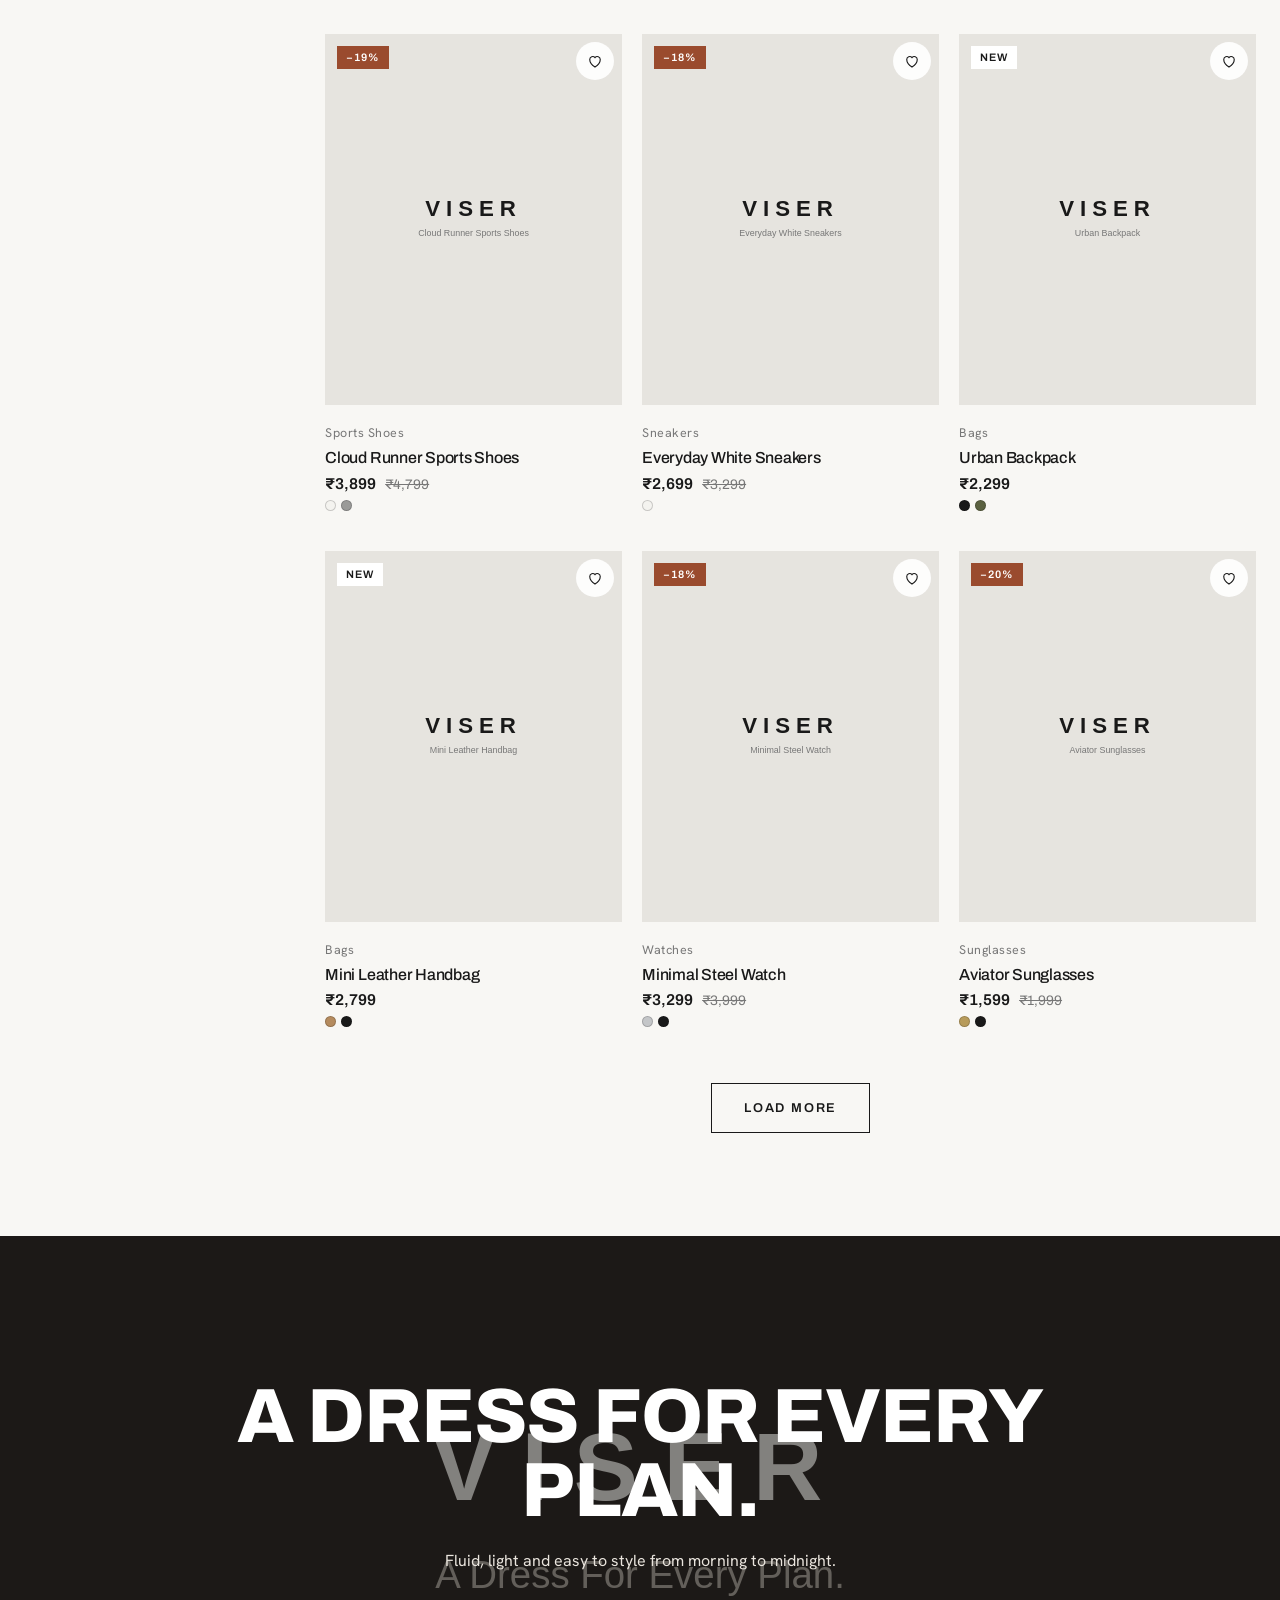
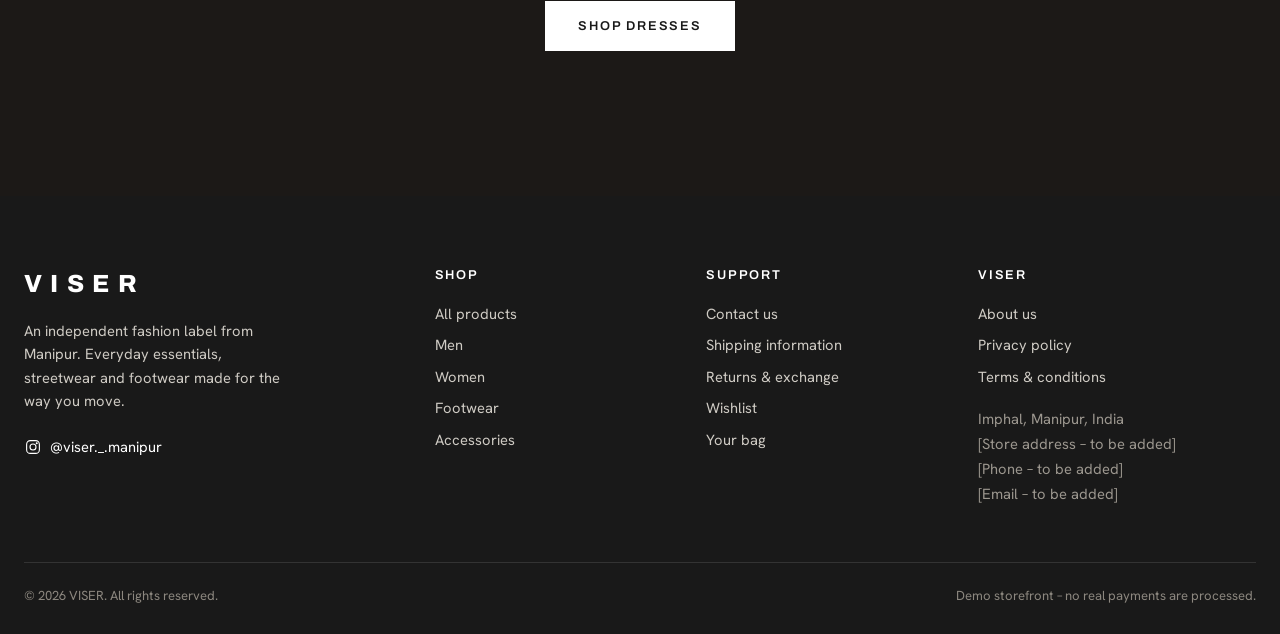
<file: women.html>
<!DOCTYPE html>
<html lang="en">
<head>
<meta charset="utf-8">
<meta name="viewport" content="width=device-width, initial-scale=1">
<title>Women – VISER</title>
<meta name="description" content="VISER – everyday essentials, streetwear and footwear from Manipur.">
<link rel="preconnect" href="https://fonts.googleapis.com"><link rel="preconnect" href="https://images.unsplash.com">
<link rel="stylesheet" href="css/style.css">
<link rel="stylesheet" href="css/shop.css">
<link rel="stylesheet" href="css/responsive.css">
</head>
<body data-page="women" data-scope="women">
<div id="site-header"></div>
<main id="main">
<section class="phero" data-dark style="--pos:50% 25%"><img src="https://images.unsplash.com/photo-1483985988355-763728e1935b?auto=format&fit=crop&w=1600&q=80" alt="Women"><div class="phero-in"><h1>Women</h1><p>Easy silhouettes, soft layers and pieces that move with you.</p></div></section>
<div class="wrap"><div class="intro"><h2>Effortless, with a point of view.</h2><p>From fluid dresses to relaxed shirts and wide-leg denim, the women’s edit is about comfort that still turns heads. Mix, layer and make it yours.</p></div>
<div class="ctiles" style="--n:4"><a class="ctile" href="#grid-top" data-set-cat="Dresses"><img src="https://images.unsplash.com/photo-1572804013309-59a88b7e92f1?auto=format&fit=crop&w=800&q=80" alt="Dresses" loading="lazy"><span>Dresses<small>Day to night</small></span></a><a class="ctile" href="#grid-top" data-set-cat="Shirts"><img src="https://images.unsplash.com/photo-1598554747436-c9293d6a588f?auto=format&fit=crop&w=800&q=80" alt="Shirts" loading="lazy"><span>Shirts<small>Relaxed & crisp</small></span></a><a class="ctile" href="#grid-top" data-set-cat="Jeans"><img src="https://images.unsplash.com/photo-1604176354204-9268737828e4?auto=format&fit=crop&w=800&q=80" alt="Jeans" loading="lazy"><span>Jeans<small>High-rise & wide</small></span></a><a class="ctile" href="#grid-top" data-set-cat="Sneakers"><img src="https://images.unsplash.com/photo-1600185365926-3a2ce3cdb9eb?auto=format&fit=crop&w=800&q=80" alt="Sneakers" loading="lazy"><span>Sneakers<small>Platforms & classics</small></span></a></div></div>
<section class="section tight arrivals-sec"><div class="wrap"><div class="sec-head"><h2 class="sec-title">New arrivals</h2></div><div class="pgrid" id="arrivals"></div></div></section>
<div class="wrap"><div class="sec-head" style="margin-top:20px"><h2 class="sec-title">The full collection</h2></div></div>
<div class="wrap shop-wrap" id="shop-root"><span id="grid-top"></span>
<div class="shop-layout"><aside class="filters" id="filters" aria-label="Filters"></aside>
<div class="shop-main"><div class="toolbar"><p id="count" aria-live="polite"></p><div class="tb-r"><button id="filterBtn" type="button">Filters</button><label class="sort-sel">Sort by <select id="sort"><option value="featured">Featured</option><option value="newest">Newest</option><option value="low">Price: Low to High</option><option value="high">Price: High to Low</option></select></label></div></div>
<div class="chips" id="chips" hidden></div><div class="pgrid" id="grid"></div>
<div class="more"><button class="btn ghost" id="loadMore" type="button">Load more</button></div></div></div></div>
<section class="promo" data-dark><img src="https://images.unsplash.com/photo-1572804013309-59a88b7e92f1?auto=format&fit=crop&w=1600&q=80" alt="A Dress For Every Plan." loading="lazy"><div class="promo-in reveal"><h2>A dress for every plan.</h2><p>Fluid, light and easy to style from morning to midnight.</p><a class="btn light" href="shop.html?cat=Dresses">Shop dresses</a></div></section>
</main>
<div id="site-footer"></div>
<script src="js/products.js"></script>
<script src="js/cart.js"></script>
<script src="js/wishlist.js"></script>
<script src="js/main.js"></script>
<script src="js/shop.js"></script>
</body>
</html>
</file>
<file: css/style.css>
/* VISER – base, components, homepage */
@import url('https://fonts.googleapis.com/css2?family=Archivo:wght@400;500;600;700;800&family=Hanken+Grotesk:wght@400;500;600&display=swap');
:root{--bg:#F8F7F4;--white:#fff;--ink:#191919;--mute:#777;--line:#E3E1DC;--soft:#EEEEEC;--accent:#A77B5B;--sale:#9A4B2E;
--display:'Archivo','Helvetica Neue',Arial,sans-serif;--body:'Hanken Grotesk','Helvetica Neue',Arial,sans-serif;--hh:64px;--ease:cubic-bezier(.22,.61,.36,1)}
*,*::before,*::after{box-sizing:border-box}
html{scroll-behavior:smooth;-webkit-text-size-adjust:100%}
body{margin:0;font:400 16px/1.6 var(--body);color:var(--ink);background:var(--bg);overflow-x:hidden}
body.lock{overflow:hidden}
img{display:block;max-width:100%}
a{color:inherit;text-decoration:none}
button,input,select,textarea{font:inherit;color:inherit}
button{cursor:pointer;background:none;border:0;padding:0}
h1,h2,h3,h4{font-family:var(--display);margin:0;line-height:1.1;letter-spacing:-.015em}
p{margin:0}
:focus-visible{outline:2px solid var(--ink);outline-offset:3px}
.vh{position:absolute;width:1px;height:1px;overflow:hidden;clip:rect(0 0 0 0)}
.wrap{width:min(1280px,100% - 48px);margin-inline:auto}
main{animation:enter .6s var(--ease) both}
@keyframes enter{from{opacity:0;transform:translateY(8px)}to{opacity:1;transform:none}}

/* buttons */
.btn{display:inline-flex;align-items:center;justify-content:center;gap:8px;min-height:50px;padding:0 32px;background:var(--ink);color:#fff;border:1px solid var(--ink);font:600 .8rem/1 var(--display);letter-spacing:.14em;text-transform:uppercase;transition:background .25s,color .25s,border-color .25s;text-align:center}
.btn:hover{background:#000;opacity:.88}
.btn.light{background:#fff;color:var(--ink);border-color:#fff}.btn.light:hover{background:transparent;color:#fff;opacity:1}
.btn.ghost{background:transparent;color:var(--ink)}.btn.ghost:hover{background:var(--ink);color:#fff;opacity:1}
.btn.sm{min-height:42px;padding:0 20px;font-size:.72rem}
.btn.full{width:100%}.btn.grow{flex:1}
.btn[disabled]{opacity:.4;cursor:not-allowed}
.link-btn{font-size:.88rem;text-decoration:underline;text-underline-offset:3px;color:var(--ink)}
.link-btn:hover{color:var(--accent)}
.arrow-link{display:inline-block;font:600 .78rem var(--display);letter-spacing:.14em;text-transform:uppercase;border-bottom:1px solid currentColor;padding-bottom:3px;transition:letter-spacing .3s}
.arrow-link:hover{letter-spacing:.2em}

/* announcement + header */
.announce{background:var(--ink);color:#EDEAE4;text-align:center;font-size:.8rem;padding:9px 16px;letter-spacing:.02em}
.announce a{text-decoration:underline;text-underline-offset:3px}
.header{position:sticky;top:0;z-index:50;background:rgba(248,247,244,.96);backdrop-filter:blur(6px);border-bottom:1px solid transparent;transition:border-color .3s}
.header.scrolled{border-color:var(--line)}
.header-in{width:min(1360px,100% - 48px);margin-inline:auto;height:var(--hh);display:grid;grid-template-columns:1fr auto 1fr;align-items:center;gap:24px}
.logo{font:800 1.55rem/1 var(--display);letter-spacing:.34em;margin-right:-.34em}
.nav{display:flex;gap:30px;justify-self:center;grid-column:2}
.nav a{font:500 .86rem var(--display);letter-spacing:.06em;padding:6px 0;border-bottom:1px solid transparent;transition:border-color .25s}
.nav a:hover,.nav a.active{border-color:var(--ink)}
.header .logo{grid-column:1;grid-row:1}
.hicons{grid-column:3;display:flex;justify-content:flex-end;gap:4px}
.icon-btn{position:relative;width:42px;height:42px;display:grid;place-items:center;border-radius:50%;transition:background .2s}
.icon-btn:hover{background:var(--soft)}
.count{position:absolute;top:3px;right:1px;min-width:18px;height:18px;padding:0 5px;border-radius:9px;background:var(--ink);color:#fff;font:600 .68rem/18px var(--display);text-align:center}
.count[hidden]{display:none}
.burger{display:none;width:42px;height:42px;position:relative}
.burger span{position:absolute;left:10px;right:10px;height:1.5px;background:var(--ink);transition:transform .35s var(--ease),top .35s var(--ease)}
.burger span:first-child{top:16px}.burger span:last-child{top:25px}
.burger.open span:first-child{top:21px;transform:rotate(45deg)}.burger.open span:last-child{top:21px;transform:rotate(-45deg)}
.scrim{position:fixed;inset:0;background:rgba(0,0,0,.45);opacity:0;pointer-events:none;transition:opacity .3s;z-index:60}
.scrim.show{opacity:1;pointer-events:auto}
.mnav{position:fixed;top:0;left:0;bottom:0;width:min(86vw,360px);background:var(--bg);z-index:70;transform:translateX(-100%);transition:transform .4s var(--ease);padding:16px 24px 28px;display:flex;flex-direction:column;visibility:hidden}
.mnav.open{transform:none;visibility:visible}
.mnav-top{display:flex;justify-content:space-between;align-items:center;margin-bottom:20px}
.mnav nav{display:flex;flex-direction:column}
.mnav nav a{font:600 1.6rem var(--display);padding:12px 0;border-bottom:1px solid var(--line)}
.mnav nav a.active{color:var(--accent)}
.mnav-ig{margin-top:auto;display:flex;gap:10px;align-items:center;font-size:.9rem;padding-top:24px}

/* search overlay */
.search-ov{position:fixed;inset:0;z-index:80;background:rgba(248,247,244,.98);opacity:0;visibility:hidden;transition:opacity .3s,visibility .3s;overflow:auto}
.search-ov.open{opacity:1;visibility:visible}
.search-in{width:min(760px,100% - 40px);margin:12vh auto 0;position:relative}
.search-in form{display:flex;border-bottom:1.5px solid var(--ink)}
.search-in input{flex:1;border:0;background:none;font:500 clamp(1.3rem,4vw,2rem) var(--display);padding:14px 0;outline:none;min-width:0}
.search-x{position:absolute;right:-6px;top:-64px;width:42px;height:42px}
.search-res{margin-top:18px}
.search-res .sr{display:grid;grid-template-columns:56px 1fr auto;gap:16px;align-items:center;padding:10px 0;border-bottom:1px solid var(--line)}
.search-res .sr img{width:56px;height:70px;object-fit:cover;background:var(--soft)}
.search-res .sr b{display:block;font:600 .95rem var(--display)}.search-res .sr small{color:var(--mute)}
.search-res .sr em{font-style:normal;font-weight:600}
.sr-all{display:block;padding:16px 0;text-decoration:underline}.sr-none{padding:20px 0;color:var(--mute)}

/* toast, modal */
.toast{position:fixed;left:50%;bottom:28px;transform:translate(-50%,24px);background:var(--ink);color:#fff;padding:14px 22px;font-size:.9rem;opacity:0;pointer-events:none;transition:opacity .3s,transform .3s var(--ease);z-index:120;max-width:calc(100% - 32px);text-align:center}
.toast.show{opacity:1;transform:translate(-50%,0)}
.modal{position:fixed;inset:0;z-index:100;display:grid;place-items:center;padding:20px;opacity:0;visibility:hidden;transition:opacity .3s,visibility .3s}
.modal.open{opacity:1;visibility:visible}
.modal-bg{position:absolute;inset:0;background:rgba(0,0,0,.5)}
.modal-box{position:relative;background:var(--bg);max-height:calc(100vh - 40px);overflow:auto;width:min(920px,100%);transform:translateY(14px);transition:transform .35s var(--ease)}
.modal.open .modal-box{transform:none}
.modal-x{position:absolute;top:10px;right:10px;width:40px;height:40px;display:grid;place-items:center;z-index:2;background:var(--bg);border-radius:50%}
.qv-box{display:grid;grid-template-columns:1fr 1fr}
.qv-img{background:var(--soft);min-height:420px}.qv-img img{width:100%;height:100%;object-fit:cover}
.qv-info{padding:44px 36px 32px}.qv-info h2{font-size:1.7rem;margin:6px 0 10px}
.qv-desc{color:#555;font-size:.93rem;margin:14px 0 18px}
.qv-actions{display:flex;flex-direction:column;gap:14px;margin-top:22px;align-items:flex-start}
.guide-box{width:min(560px,100%);padding:36px}.guide-box h2{margin-bottom:18px}
.tbl{overflow-x:auto}.tbl table{width:100%;border-collapse:collapse;font-size:.92rem}.tbl th,.tbl td{padding:10px 8px;text-align:left;border-bottom:1px solid var(--line)}
.modal:not(.open){pointer-events:none}

/* option controls */
.opt-label{font-size:.85rem;margin:20px 0 10px;color:var(--mute)}.opt-label b{color:var(--ink);font-weight:600}
.swatches{display:flex;gap:10px;flex-wrap:wrap}
.sw{width:30px;height:30px;border-radius:50%;background:var(--c);border:1px solid rgba(0,0,0,.18);position:relative}
.sw.on::after{content:"";position:absolute;inset:-5px;border:1.5px solid var(--ink);border-radius:50%}
.sizes{display:flex;flex-wrap:wrap;gap:8px}
.size{min-width:48px;height:42px;padding:0 12px;border:1px solid var(--line);background:#fff;font-size:.86rem;transition:all .2s}
.size:hover{border-color:var(--ink)}.size.on{background:var(--ink);color:#fff;border-color:var(--ink)}
.err,.note.bad{color:#B3261E;font-size:.85rem;margin-top:8px}
.qty{display:inline-flex;align-items:center;border:1px solid var(--line);background:#fff}
.qty button{width:36px;height:38px;font-size:1.1rem}.qty span{min-width:30px;text-align:center;font-size:.92rem}
.qty.lg button{width:44px;height:50px}.qty.lg span{min-width:36px}
.qty button:hover{background:var(--soft)}

/* prices, badges, product cards */
.price{font:600 .98rem var(--display)}.price s{color:var(--mute);font-weight:400;margin-left:6px;font-size:.88em}.price.lg{font-size:1.35rem}
.pgrid{display:grid;grid-template-columns:repeat(4,1fr);gap:40px 20px}
.pcard{position:relative}
.pimg{position:relative;aspect-ratio:4/5;background:var(--soft);overflow:hidden}
.pimg>a{display:block;height:100%}
.pimg img{width:100%;height:100%;object-fit:cover;transition:transform .8s var(--ease)}
.pcard:hover .pimg img{transform:scale(1.045)}
.badges{position:absolute;top:12px;left:12px;display:flex;flex-direction:column;gap:6px;align-items:flex-start;pointer-events:none}
.badge{background:#fff;color:var(--ink);font:600 .68rem/1 var(--display);letter-spacing:.08em;padding:6px 9px;text-transform:uppercase}
.badge.sale{background:var(--sale);color:#fff}.badge.dark{background:var(--ink);color:#fff}.badge.inline{display:inline-block;vertical-align:middle;margin-left:8px}
.wish-btn{position:absolute;top:8px;right:8px;width:38px;height:38px;display:grid;place-items:center;border-radius:50%;background:rgba(255,255,255,.9);transition:transform .25s,background .2s}
.wish-btn:hover{transform:scale(1.08)}
.wish-btn svg{width:18px;height:18px}
.wish-btn.on{background:var(--ink);color:#fff}.wish-btn.on svg{fill:currentColor}
.wish-btn.static{position:static;width:50px;height:50px;border:1px solid var(--line);background:#fff;border-radius:0}
.wish-btn.static.on{background:var(--ink)}
.qv-btn{position:absolute;left:12px;right:12px;bottom:12px;height:44px;background:#fff;font:600 .72rem var(--display);letter-spacing:.14em;text-transform:uppercase;opacity:0;transform:translateY(10px);transition:opacity .3s,transform .3s var(--ease),background .2s}
.pcard:hover .qv-btn,.qv-btn:focus-visible{opacity:1;transform:none}.qv-btn:hover{background:var(--ink);color:#fff}
.pinfo{padding-top:14px}
.pcat{font-size:.78rem;color:var(--mute);letter-spacing:.04em}
.pinfo h3{font:500 1rem/1.3 var(--display);margin:3px 0 6px}
.pinfo h3 a:hover{text-decoration:underline;text-underline-offset:3px}
.dots{display:flex;gap:5px;margin-top:8px}.dots i{width:11px;height:11px;border-radius:50%;border:1px solid rgba(0,0,0,.18)}

/* section heads */
.section{padding:clamp(64px,9vw,128px) 0}.section.tight{padding:clamp(40px,6vw,80px) 0}
.sec-head{display:flex;justify-content:space-between;align-items:flex-end;gap:24px;margin-bottom:40px;flex-wrap:wrap}
.sec-title{font-size:clamp(1.9rem,4vw,3.1rem);font-weight:700;text-transform:uppercase;letter-spacing:-.02em}
.sec-sub{color:var(--mute);max-width:46ch;margin-top:10px}

/* hero slider */
.hero{position:relative;height:clamp(560px,82vh,780px);overflow:hidden;background:#2B2724;color:#fff}
.slide{position:absolute;inset:0;opacity:0;visibility:hidden;transition:opacity 1s var(--ease),visibility 1s}
.slide.on{opacity:1;visibility:visible}
.slide>img{position:absolute;inset:0;width:100%;height:100%;object-fit:cover;object-position:var(--pos,50% 30%);transform:scale(1.05);transition:transform 7s linear}
.slide.on>img{transform:scale(1)}
.slide::after{content:"";position:absolute;inset:0;background:linear-gradient(90deg,rgba(15,12,10,.62),rgba(15,12,10,.12) 62%),linear-gradient(0deg,rgba(15,12,10,.35),transparent 40%)}
.slide-in{position:absolute;z-index:2;left:max(24px,calc((100% - 1280px)/2));right:24px;bottom:clamp(72px,12vh,120px);max-width:760px}
.slide .label{display:inline-block;font:500 .82rem var(--display);letter-spacing:.2em;text-transform:uppercase;border-left:2px solid var(--accent);padding-left:12px;margin-bottom:22px}
.slide h1,.slide h2{font-size:clamp(2.6rem,7.4vw,6.6rem);font-weight:800;line-height:.92;letter-spacing:-.035em;text-transform:uppercase}
.slide p{margin:22px 0 32px;max-width:40ch;font-size:clamp(1rem,1.5vw,1.15rem);color:#EDE9E3}
.hero-ctl{position:absolute;z-index:3;right:max(24px,calc((100% - 1280px)/2));bottom:36px;display:flex;gap:10px}
.hero-ctl button{width:48px;height:48px;border:1px solid rgba(255,255,255,.6);color:#fff;display:grid;place-items:center;transition:background .2s,color .2s}
.hero-ctl button:hover{background:#fff;color:var(--ink)}
.hero-dots{position:absolute;z-index:3;left:max(24px,calc((100% - 1280px)/2));bottom:48px;display:flex;gap:10px}
.hero-dots button{width:34px;height:3px;background:rgba(255,255,255,.4);transition:background .3s,width .3s}
.hero-dots button.on{background:#fff;width:54px}

/* trust strip */
.strip{border-bottom:1px solid var(--line);background:var(--white)}
.strip-in{display:grid;grid-template-columns:repeat(3,1fr);gap:24px;padding:26px 0}
.strip-in div{display:flex;flex-direction:column;gap:2px;font-size:.88rem;color:var(--mute)}.strip-in b{font:600 .95rem var(--display);color:var(--ink)}

/* categories */
.cats{display:grid;grid-template-columns:repeat(12,1fr);grid-auto-rows:clamp(240px,30vw,400px);gap:16px}
.cat{position:relative;overflow:hidden;background:#2B2724;color:#fff;display:block}
.cat:nth-child(1){grid-column:span 5;grid-row:span 2}.cat:nth-child(2){grid-column:span 7}.cat:nth-child(3){grid-column:span 4}.cat:nth-child(4){grid-column:span 3}
.cat img{position:absolute;inset:0;width:100%;height:100%;object-fit:cover;transition:transform 1s var(--ease)}
.cat:hover img{transform:scale(1.05)}
.cat::after{content:"";position:absolute;inset:0;background:linear-gradient(0deg,rgba(10,8,6,.7),transparent 55%)}
.cat-t{position:absolute;z-index:2;left:24px;right:24px;bottom:22px}
.cat-t h3{font-size:clamp(1.3rem,2.4vw,2rem);font-weight:700;text-transform:uppercase}
.cat-t p{font-size:.9rem;color:#E4DFD7;margin:6px 0 14px;max-width:34ch}

/* brand story / split */
.story{display:grid;grid-template-columns:1.1fr 1fr;background:var(--white)}
.story-img{min-height:clamp(420px,56vw,720px);position:relative;overflow:hidden;background:#2B2724}
.story-img img{position:absolute;inset:0;width:100%;height:100%;object-fit:cover}
.story-t{padding:clamp(40px,7vw,110px);display:flex;flex-direction:column;justify-content:center;align-items:flex-start}
.story-t h2{font-size:clamp(2.2rem,4.6vw,4.2rem);font-weight:800;text-transform:uppercase;line-height:.98;margin-bottom:24px}
.story-t p{color:#555;max-width:44ch;margin-bottom:32px;font-size:1.05rem}

/* collection rows */
.crow{display:grid;grid-template-columns:1fr 1fr;align-items:center;gap:clamp(24px,6vw,96px);margin-bottom:clamp(48px,8vw,110px)}
.crow:last-child{margin-bottom:0}
.crow:nth-child(even) .crow-img{order:2}
.crow-img{aspect-ratio:5/4;overflow:hidden;background:#2B2724;position:relative}
.crow-img img{width:100%;height:100%;object-fit:cover;transition:transform 1s var(--ease)}
.crow:hover .crow-img img{transform:scale(1.04)}
.crow h3{font-size:clamp(1.8rem,3.4vw,3rem);font-weight:800;text-transform:uppercase;margin-bottom:14px}
.crow p{color:#555;max-width:40ch;margin-bottom:26px}
.crow .idx{font:600 .85rem var(--display);color:var(--accent);margin-bottom:10px;display:block}

/* promo banner */
.promo{position:relative;min-height:clamp(380px,48vw,560px);display:grid;place-items:center;text-align:center;color:#fff;background:#2B2724;overflow:hidden;padding:60px 24px}
.promo>img{position:absolute;inset:0;width:100%;height:100%;object-fit:cover}
.promo::after{content:"";position:absolute;inset:0;background:rgba(15,12,10,.5)}
.promo-in{position:relative;z-index:2;max-width:880px}
.promo h2{font-size:clamp(2.2rem,6vw,5rem);font-weight:800;text-transform:uppercase;line-height:.96;margin-bottom:28px}
.promo p{margin:-8px auto 28px;max-width:44ch;color:#EAE5DE}

/* instagram */
.ig-grid{display:grid;grid-template-columns:repeat(6,1fr);gap:8px}
.ig-grid a{position:relative;aspect-ratio:1;overflow:hidden;background:var(--soft);display:block}
.ig-grid img{width:100%;height:100%;object-fit:cover;transition:transform .8s var(--ease)}
.ig-grid a:hover img{transform:scale(1.06)}
.ig-grid a::after{content:"";position:absolute;inset:0;background:rgba(0,0,0,0);transition:background .3s}.ig-grid a:hover::after{background:rgba(0,0,0,.25)}
.ig-note{margin-top:16px;font-size:.82rem;color:var(--mute)}

/* newsletter */
.news{background:var(--white);text-align:center}
.news h2{font-size:clamp(1.8rem,4vw,3rem);font-weight:800;text-transform:uppercase}.news p.sub{color:var(--mute);margin:12px auto 28px;max-width:46ch}
.nl-form{display:flex;max-width:520px;margin-inline:auto;border:1px solid var(--ink)}
.nl-form input{flex:1;min-width:0;border:0;background:none;padding:0 18px;height:52px;outline:none}
.nl-form button{padding:0 26px;background:var(--ink);color:#fff;font:600 .76rem var(--display);letter-spacing:.14em;text-transform:uppercase}
.nl-msg{margin-top:14px;font-size:.88rem;min-height:1.4em}.nl-msg.ok{color:#2E6B3E}.nl-msg.bad{color:#B3261E}

/* footer */
.footer{background:var(--ink);color:#CFCBC4;padding:72px 0 28px;font-size:.92rem}
.fgrid{display:grid;grid-template-columns:1.6fr 1fr 1fr 1.2fr;gap:40px}
.footer .logo{color:#fff;display:inline-block;margin-bottom:18px}
.footer h4{color:#fff;font:600 .8rem var(--display);letter-spacing:.14em;text-transform:uppercase;margin-bottom:16px}
.footer a{display:block;padding:4px 0;transition:color .2s}.footer a:hover{color:#fff}
.fbrand p{max-width:34ch;margin-bottom:18px}
.footer .ig-link{display:inline-flex;gap:8px;align-items:center;color:#fff}
.footer .ph{margin-top:14px;color:#9C978F;line-height:1.7}
.fbot{display:flex;justify-content:space-between;gap:16px;flex-wrap:wrap;border-top:1px solid #333;margin-top:56px;padding-top:22px;color:#8C877F;font-size:.82rem}

/* inner page hero */
.phero{position:relative;min-height:clamp(340px,44vw,520px);display:flex;align-items:flex-end;color:#fff;background:#2B2724;overflow:hidden}
.phero>img{position:absolute;inset:0;width:100%;height:100%;object-fit:cover;object-position:var(--pos,50% 30%)}
.phero::after{content:"";position:absolute;inset:0;background:linear-gradient(0deg,rgba(12,10,8,.65),rgba(12,10,8,.08) 65%)}
.phero-in{position:relative;z-index:2;padding-bottom:clamp(32px,5vw,64px);width:min(1280px,100% - 48px);margin-inline:auto}
.phero h1{font-size:clamp(2.6rem,8vw,6.4rem);font-weight:800;text-transform:uppercase;letter-spacing:-.035em;line-height:.92}
.phero p{margin-top:16px;max-width:46ch;color:#EAE5DE}
.intro{display:grid;grid-template-columns:1fr 1.3fr;gap:clamp(24px,6vw,96px);padding:clamp(48px,7vw,96px) 0 clamp(24px,4vw,48px)}
.intro h2{font-size:clamp(1.7rem,3.2vw,2.6rem);font-weight:700}.intro p{color:#555;font-size:1.05rem;max-width:56ch}
.page-title{padding:clamp(40px,6vw,72px) 0 8px}.page-title h1{font-size:clamp(2.4rem,6vw,4.4rem);font-weight:800;text-transform:uppercase;letter-spacing:-.03em}
.crumbs{font-size:.82rem;color:var(--mute);padding:20px 0 0}.crumbs a:hover{color:var(--ink);text-decoration:underline}.crumbs span{color:var(--ink)}
.prose{max-width:62ch;color:#444}.prose p+p{margin-top:1.1em}
.prose h2{font-size:1.4rem;margin:2em 0 .6em;color:var(--ink)}
.values{display:grid;grid-template-columns:repeat(3,1fr);gap:48px}
.values h3{font-size:1.25rem;margin-bottom:10px;padding-top:18px;border-top:1.5px solid var(--ink)}.values p{color:#555}
.two-col{display:grid;grid-template-columns:1fr 1fr;gap:clamp(24px,5vw,80px);align-items:center}
.two-col img{width:100%;aspect-ratio:4/5;object-fit:cover;background:var(--soft)}

/* empty + forms */
.empty{text-align:center;padding:clamp(60px,10vw,120px) 20px;display:flex;flex-direction:column;align-items:center;gap:14px}
.empty h2{font-size:1.8rem}.empty p{color:var(--mute);max-width:40ch;margin-bottom:10px}.empty.wide{grid-column:1/-1}
.field{display:flex;flex-direction:column;gap:6px;margin-bottom:18px}
.field label{font-size:.85rem;font-weight:500}
.field input,.field select,.field textarea{border:1px solid #CFCCC5;background:#fff;padding:13px 14px;min-height:50px;width:100%;border-radius:0;outline:none;transition:border-color .2s}
.field textarea{min-height:140px;resize:vertical}
.field input:focus,.field select:focus,.field textarea:focus{border-color:var(--ink)}
.field small{display:none;color:#B3261E;font-size:.8rem}.field.bad small{display:block}.field.bad input,.field.bad select,.field.bad textarea{border-color:#B3261E}
.two{display:grid;grid-template-columns:1fr 1fr;gap:18px}
.note{font-size:.85rem;color:var(--mute)}.note.ok{color:#2E6B3E}

/* scroll reveal */
.reveal{opacity:0;transform:translateY(18px);transition:opacity .8s var(--ease),transform .8s var(--ease)}.reveal.in{opacity:1;transform:none}
@media (prefers-reduced-motion:reduce){*,*::before,*::after{animation:none!important;transition-duration:.01ms!important;scroll-behavior:auto!important}.reveal{opacity:1;transform:none}.slide>img{transform:none}}
</file>
<file: css/responsive.css>
/* VISER – breakpoints (large → small) */
@media (max-width:1180px){
  .nav{gap:20px}.nav a{font-size:.8rem}
  .pgrid,.arrivals-sec .pgrid{grid-template-columns:repeat(3,1fr)}
  .fgrid{grid-template-columns:1fr 1fr}
}
@media (max-width:1024px){
  :root{--hh:60px}
  .header-in{grid-template-columns:1fr auto 1fr}
  .nav{display:none}
  .burger{display:block;grid-column:1;justify-self:start}
  .header .logo{grid-column:2;font-size:1.35rem}
  .hicons{grid-column:3}
  .shop-layout{grid-template-columns:1fr}
  #filterBtn{display:inline-flex}
  .filters{position:fixed;top:0;left:0;bottom:0;max-height:none;width:min(88vw,380px);background:var(--bg);z-index:70;padding:20px 22px 0;transform:translateX(-102%);transition:transform .4s var(--ease);visibility:hidden}
  .filters.open{transform:none;visibility:visible}
  .f-close{display:grid}.f-foot{display:block;position:sticky;bottom:0;background:var(--bg);padding:14px 0 18px;border-top:1px solid var(--line)}
  .shop-main .pgrid{grid-template-columns:repeat(3,1fr)}
  .pd{grid-template-columns:1fr}.gal{position:static}
  .cart-grid{grid-template-columns:1fr}.summary{position:static}
  .story{grid-template-columns:1fr}.story-img{min-height:440px}
  .contact-grid,.intro,.two-col{grid-template-columns:1fr}
  .qv-box{grid-template-columns:1fr}.qv-img{min-height:280px;max-height:340px}
}
@media (max-width:820px){
  .cats{grid-template-columns:repeat(2,1fr);grid-auto-rows:clamp(220px,52vw,340px)}
  .cat:nth-child(n){grid-column:auto;grid-row:auto}.cat:nth-child(1){grid-column:span 2}
  .ctiles{grid-template-columns:repeat(2,1fr)}
  .crow{grid-template-columns:1fr}.crow:nth-child(even) .crow-img{order:0}
  .pgrid,.shop-main .pgrid,.arrivals-sec .pgrid{grid-template-columns:repeat(2,1fr);gap:32px 14px}
  .ig-grid{grid-template-columns:repeat(3,1fr)}
  .values{grid-template-columns:1fr;gap:32px}
  .strip-in{grid-template-columns:1fr;gap:12px;padding:20px 0}
  .strip-in div{flex-direction:row;gap:10px;align-items:baseline}
}
@media (max-width:600px){
  .wrap{width:calc(100% - 32px)}.header-in{width:calc(100% - 20px)}
  .hide-sm{display:none}
  .hero{height:clamp(540px,86svh,680px)}
  .slide>img{object-position:var(--pos-m,var(--pos,50% 30%))}
  .slide::after{background:linear-gradient(0deg,rgba(15,12,10,.78),rgba(15,12,10,.1) 70%)}
  .slide-in{left:20px;right:20px;bottom:104px}
  .slide h1,.slide h2{font-size:clamp(2.3rem,12.5vw,3.4rem)}
  .slide p{margin:16px 0 24px}
  .hero-ctl{right:16px;bottom:24px}.hero-ctl button{width:42px;height:42px}
  .hero-dots{left:20px;bottom:42px}.hero-dots button{width:22px}.hero-dots button.on{width:38px}
  .btn{padding:0 24px}
  .cats{grid-template-columns:1fr;grid-auto-rows:clamp(260px,78vw,360px)}.cat:nth-child(n){grid-column:auto}
  .story-t{padding:40px 20px}
  .fgrid{grid-template-columns:1fr 1fr;gap:32px 20px}.fbrand{grid-column:1/-1}
  .fbot{flex-direction:column}
  .two{grid-template-columns:1fr}
  .cline{grid-template-columns:84px 1fr;gap:14px}.ctotal{grid-column:2;margin-top:-6px}
  .summary{padding:24px 20px}
  .nl-form{flex-direction:column;border:0;gap:10px}.nl-form input{border:1px solid var(--ink)}.nl-form button{height:50px}
  .toolbar{flex-direction:column;align-items:stretch}.tb-r{justify-content:space-between}
  .qv-btn{display:none}
  .sticky-buy{display:flex;position:fixed;left:0;right:0;bottom:0;z-index:40;background:#fff;border-top:1px solid var(--line);padding:10px 16px;justify-content:space-between;align-items:center;gap:12px}
  .sticky-buy div{display:flex;flex-direction:column;min-width:0}.sticky-buy b{font:600 .85rem var(--display);white-space:nowrap;overflow:hidden;text-overflow:ellipsis}.sticky-buy span{font-size:.85rem}
  .pd-info h1{font-size:1.8rem}.gal-thumbs button{width:60px}
  .buy-row{flex-wrap:wrap}.buy-row .btn.grow{flex:1 1 140px}
  .modal{padding:0;align-items:end}.modal-box{max-height:92vh}.qv-info{padding:28px 20px 24px}
  .map-box{aspect-ratio:auto;min-height:200px}
  .search-in{margin-top:16vh}.search-x{top:-58px;right:0}
  footer.footer{padding-bottom:84px}
}
@media (max-width:380px){
  .pgrid,.shop-main .pgrid{gap:28px 10px}.pinfo h3{font-size:.9rem}.price{font-size:.9rem}
  .logo{letter-spacing:.26em}.badge{font-size:.6rem;padding:5px 7px}
}
@media (hover:none){.qv-btn{display:none}}
</file>
<file: css/shop.css>
/* VISER – listing pages & collection pages */
.shop-wrap{padding:28px 0 clamp(64px,8vw,110px)}
.shop-layout{display:grid;grid-template-columns:250px 1fr;gap:clamp(32px,4vw,64px);align-items:start}
.filters{position:sticky;top:calc(var(--hh) + 20px);max-height:calc(100vh - var(--hh) - 40px);overflow:auto;padding-right:6px;scrollbar-width:thin}
.f-head{display:flex;justify-content:space-between;align-items:center;margin-bottom:6px}.f-head h2{font-size:1.15rem}
.f-close{display:none}.f-foot{display:none}
.fgroup{padding:20px 0;border-top:1px solid var(--line)}
.fgroup h3{font:600 .8rem var(--display);letter-spacing:.12em;text-transform:uppercase;margin-bottom:14px}
.chk{display:flex;align-items:center;gap:10px;padding:5px 0;cursor:pointer;font-size:.92rem}
.chk input{appearance:none;width:18px;height:18px;border:1px solid #B9B6AF;background:#fff;display:grid;place-items:center;margin:0;flex:none;cursor:pointer}
.chk input:checked{background:var(--ink);border-color:var(--ink)}
.chk input:checked::after{content:"";width:9px;height:5px;border:2px solid #fff;border-top:0;border-right:0;transform:rotate(-45deg) translate(1px,-1px)}
.chk input:focus-visible{outline:2px solid var(--ink);outline-offset:2px}
.chips-row{display:flex;flex-wrap:wrap;gap:8px}.chips-row .size{min-width:44px;height:38px;font-size:.82rem}
.color-list{display:flex;flex-direction:column;gap:2px}
.cl{display:flex;align-items:center;gap:10px;padding:5px 4px;font-size:.92rem;text-align:left;border-left:2px solid transparent}
.cl i{width:16px;height:16px;border-radius:50%;border:1px solid rgba(0,0,0,.2);flex:none}
.cl:hover{background:var(--soft)}.cl.on{border-left-color:var(--ink);font-weight:600;background:var(--soft)}
.prange{display:flex;justify-content:space-between;font-size:.88rem;margin-bottom:8px}
input[type=range]{width:100%;accent-color:var(--ink);margin:6px 0}
.toolbar{display:flex;justify-content:space-between;align-items:center;gap:16px;flex-wrap:wrap;padding-bottom:18px;border-bottom:1px solid var(--line)}
.toolbar #count{font-size:.9rem;color:var(--mute)}
.tb-r{display:flex;gap:12px;align-items:center}
.sort-sel{display:flex;align-items:center;gap:8px;font-size:.88rem}
.sort-sel select{border:1px solid var(--line);background:#fff;padding:10px 12px;min-height:42px;outline:none}
#filterBtn{display:none;align-items:center;gap:8px;border:1px solid var(--ink);min-height:42px;padding:0 18px;font:600 .74rem var(--display);letter-spacing:.12em;text-transform:uppercase}
.chips{display:flex;flex-wrap:wrap;align-items:center;gap:8px;padding:16px 0 0}
.chips[hidden]{display:none}.chips-l{font-size:.85rem;color:var(--mute);margin-right:4px}
.chip{display:inline-flex;gap:8px;align-items:center;background:var(--ink);color:#fff;padding:7px 12px;font-size:.8rem}
.chip b{font-weight:400;font-size:1rem;line-height:1}.chip:hover{background:#000}
#grid{margin-top:32px}
.shop-main .pgrid{grid-template-columns:repeat(3,1fr)}
.more{text-align:center;margin-top:56px}.more[hidden]{display:none}
/* collection extras */
.ctiles{display:grid;grid-template-columns:repeat(var(--n,4),1fr);gap:16px}
.ctile{position:relative;aspect-ratio:3/4;overflow:hidden;background:#2B2724;color:#fff;display:block;text-align:left}
.ctile img{position:absolute;inset:0;width:100%;height:100%;object-fit:cover;transition:transform .9s var(--ease)}
.ctile:hover img{transform:scale(1.05)}
.ctile::after{content:"";position:absolute;inset:0;background:linear-gradient(0deg,rgba(10,8,6,.65),transparent 55%)}
.ctile span{position:absolute;z-index:2;left:18px;bottom:16px;font:700 1.15rem var(--display);text-transform:uppercase}
.ctile small{display:block;font:400 .82rem var(--body);text-transform:none;opacity:.85;margin-top:2px}
.arrivals-sec .pgrid{grid-template-columns:repeat(4,1fr)}
</file>
<file: css/product.css>
/* VISER – product detail, cart, checkout, wishlist */
.pd{display:grid;grid-template-columns:minmax(0,1.25fr) minmax(0,1fr);gap:clamp(32px,5vw,88px);padding:24px 0 clamp(56px,7vw,100px);align-items:start}
.gal{position:sticky;top:calc(var(--hh) + 16px)}
.gal-track{display:flex;overflow-x:auto;scroll-snap-type:x mandatory;scrollbar-width:none;background:var(--soft)}
.gal-track::-webkit-scrollbar{display:none}
.gal-slide{flex:0 0 100%;scroll-snap-align:start;aspect-ratio:4/5}
.gal-slide img{width:100%;height:100%;object-fit:cover}
.gal-thumbs{display:flex;gap:10px;margin-top:10px}
.gal-thumbs button{width:76px;aspect-ratio:4/5;border:1px solid transparent;opacity:.6;overflow:hidden;background:var(--soft);transition:opacity .2s,border-color .2s}
.gal-thumbs button.on,.gal-thumbs button:hover{opacity:1;border-color:var(--ink)}
.gal-thumbs img{width:100%;height:100%;object-fit:cover}
.pd-info h1{font-size:clamp(1.9rem,3.4vw,2.8rem);font-weight:700;margin:8px 0 12px}
.rating{font-size:.9rem;margin-top:8px;color:var(--accent)}.rating span{color:var(--mute);font-size:.8rem}
.sizes-head{display:flex;justify-content:space-between;align-items:center}
.buy-row{display:flex;gap:10px;margin:24px 0 10px}
.pin{margin:28px 0;padding:20px 0;border-top:1px solid var(--line);border-bottom:1px solid var(--line)}
.pin label{display:block;font-size:.85rem;font-weight:600;margin-bottom:10px}
.pin-row{display:flex;gap:10px}.pin-row input{flex:1;min-width:0;border:1px solid #CFCCC5;background:#fff;padding:0 14px;min-height:42px;outline:none}.pin-row input:focus{border-color:var(--ink)}
.pin .note{margin-top:10px;min-height:1.2em}
.desc{color:#444;margin-bottom:20px}
.acc{border-top:1px solid var(--line)}.acc:last-of-type{border-bottom:1px solid var(--line)}
.acc summary{list-style:none;cursor:pointer;display:flex;justify-content:space-between;padding:16px 0;font:600 .92rem var(--display)}
.acc summary::-webkit-details-marker{display:none}.acc summary::after{content:"+";font-size:1.3rem;line-height:1}.acc[open] summary::after{content:"−"}
.acc>div{padding:0 0 18px;color:#555;font-size:.93rem}.acc ul{margin:0;padding-left:18px}.acc p+p{margin-top:8px}
.related{padding-bottom:clamp(56px,7vw,100px)}.related .sec-title{margin-bottom:32px}
.sticky-buy{display:none}
/* cart + checkout */
.cart-grid{display:grid;grid-template-columns:minmax(0,1.7fr) minmax(0,1fr);gap:clamp(32px,5vw,72px);align-items:start}
.cline{display:grid;grid-template-columns:110px 1fr auto;gap:20px;padding:22px 0;border-bottom:1px solid var(--line)}
.cline:first-child{border-top:1px solid var(--line)}
.cimg{aspect-ratio:4/5;background:var(--soft);overflow:hidden}.cimg img{width:100%;height:100%;object-fit:cover}
.cname{font:600 1.02rem var(--display)}.cname:hover{text-decoration:underline}
.cmeta{font-size:.86rem;color:var(--mute);margin:4px 0}.cprice{font-size:.92rem}
.cact{display:flex;align-items:center;gap:20px;margin-top:14px}
.ctotal{font:600 1rem var(--display)}
.back{display:inline-block;margin-top:24px}
.summary{background:#fff;padding:32px;position:sticky;top:calc(var(--hh) + 20px)}
.summary h2{font-size:1.2rem;margin-bottom:20px}
.srow{display:flex;justify-content:space-between;padding:8px 0;font-size:.95rem}
.srow.total{border-top:1px solid var(--line);margin-top:10px;padding-top:18px;font:700 1.15rem var(--display)}
.summary .note{margin:10px 0 18px}.summary .btn{margin-top:8px}.note.ok{color:#2E6B3E}
.sitem{display:grid;grid-template-columns:60px 1fr auto;gap:14px;align-items:center;padding:10px 0;font-size:.9rem}
.sitem small{color:var(--mute)}
.simg{position:relative;aspect-ratio:4/5;background:var(--soft)}.simg img{width:100%;height:100%;object-fit:cover}
.simg b{position:absolute;top:-6px;right:-6px;width:20px;height:20px;border-radius:50%;background:var(--ink);color:#fff;font:600 .7rem/20px var(--display);text-align:center}
.co-form h2{font-size:1.3rem;margin:0 0 20px}.co-form h2:not(:first-child){margin-top:36px}
.pay{display:flex;gap:14px;align-items:flex-start;border:1px solid var(--line);background:#fff;padding:16px;margin-bottom:10px;cursor:pointer}
.pay input{margin-top:5px;accent-color:var(--ink)}.pay span{display:flex;flex-direction:column}.pay small{color:var(--mute)}
.pay:has(input:checked){border-color:var(--ink)}
.co-form .note{margin:16px 0 20px}
.confirm{text-align:center;max-width:520px;margin:clamp(40px,8vw,100px) auto;display:flex;flex-direction:column;align-items:center;gap:14px}
.confirm h2{font-size:2.2rem}.confirm p{color:#555}
.count-line{color:var(--mute);margin-bottom:24px}
.wact{display:flex;align-items:center;justify-content:space-between;margin-top:12px}
/* contact */
.contact-grid{display:grid;grid-template-columns:1.2fr 1fr;gap:clamp(32px,6vw,100px)}
.info-list{display:flex;flex-direction:column;gap:22px}.info-list h3{font-size:1rem;margin-bottom:4px}.info-list p{color:#555}
.ph-tag{display:inline-block;background:#EFE8DD;color:#6B4C34;padding:1px 8px;font-size:.85rem}
.map-box{margin-top:48px;aspect-ratio:21/8;min-height:220px;background:linear-gradient(135deg,#E9E6E0,#DAD6CE);display:grid;place-items:center;text-align:center;padding:24px;color:#444}
.map-box b{display:block;font:700 1.4rem var(--display);margin-bottom:6px}
.policy{padding:40px 0;border-top:1px solid var(--line)}.policy h2{font-size:1.5rem;margin-bottom:12px}.policy p{color:#555;max-width:70ch}
#contactOut{margin-top:16px;padding:14px 16px;background:#E8F0EA;color:#24502F}
</file>
